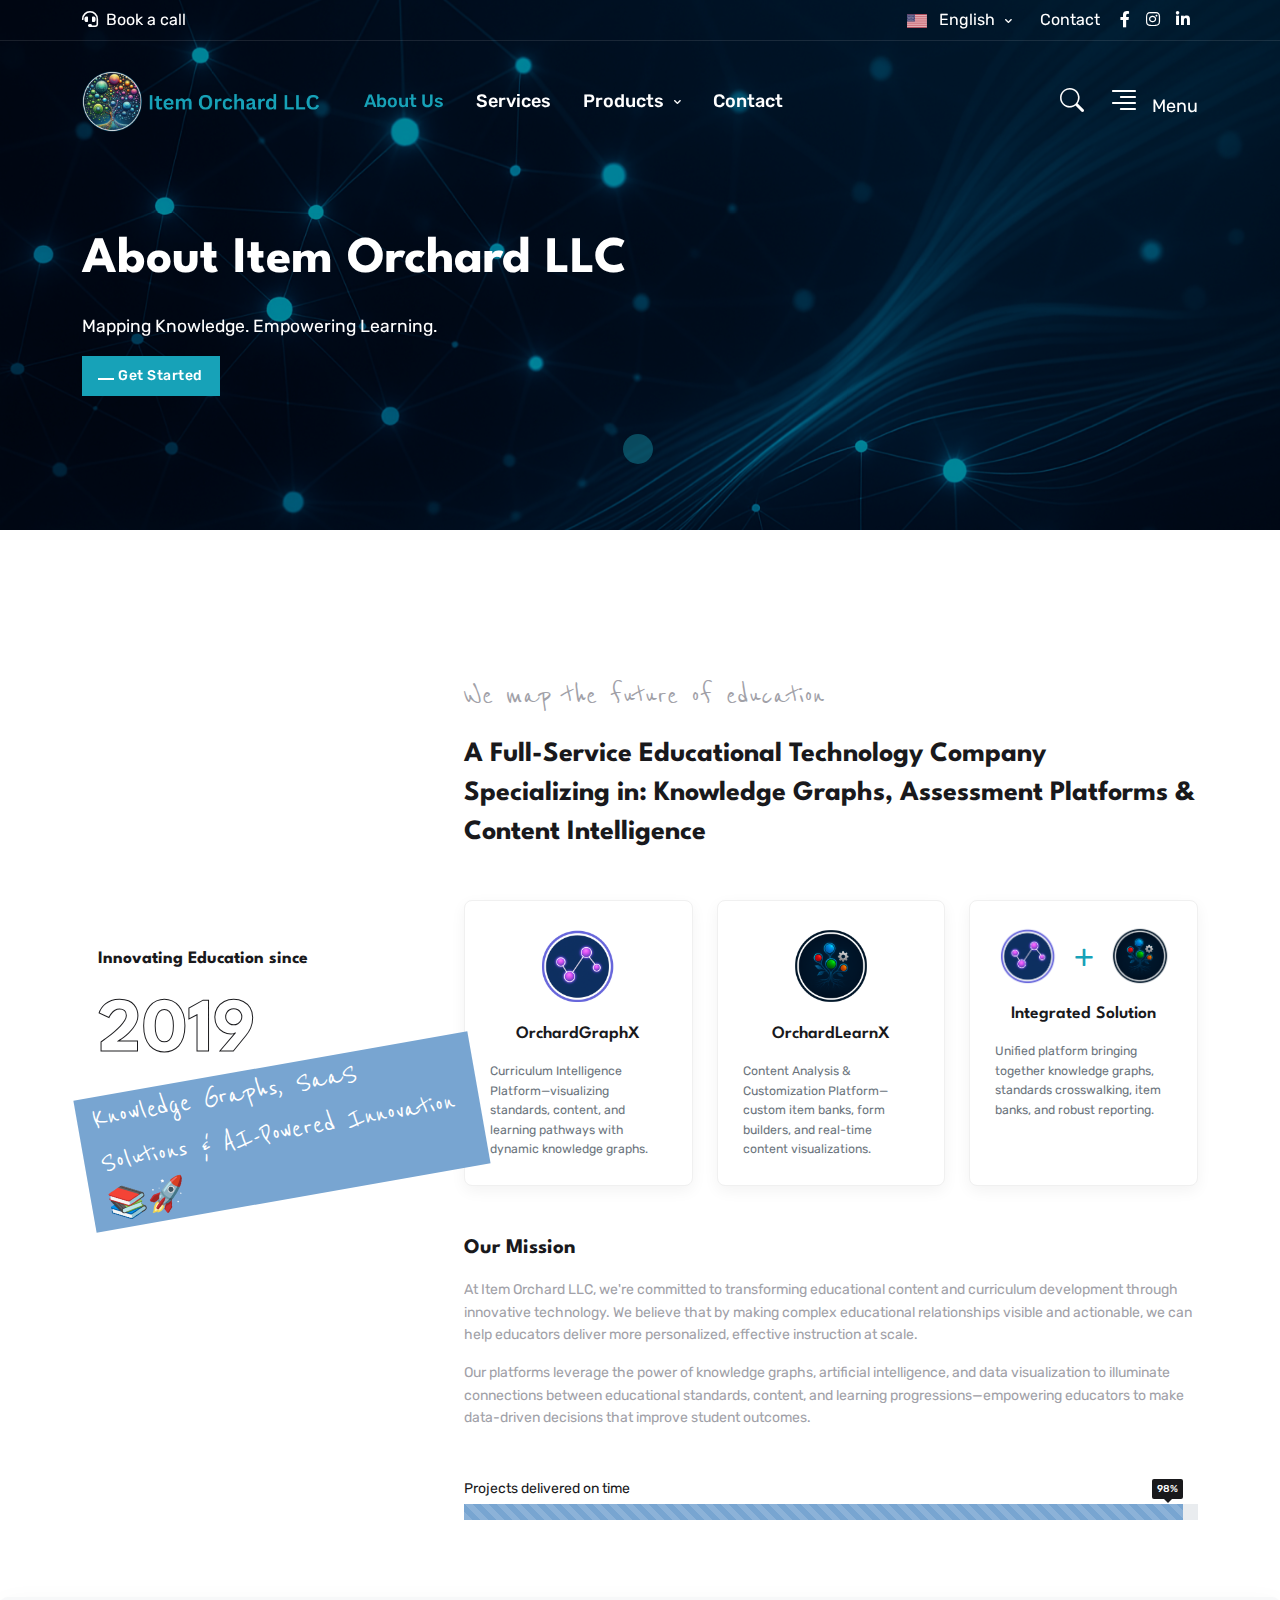
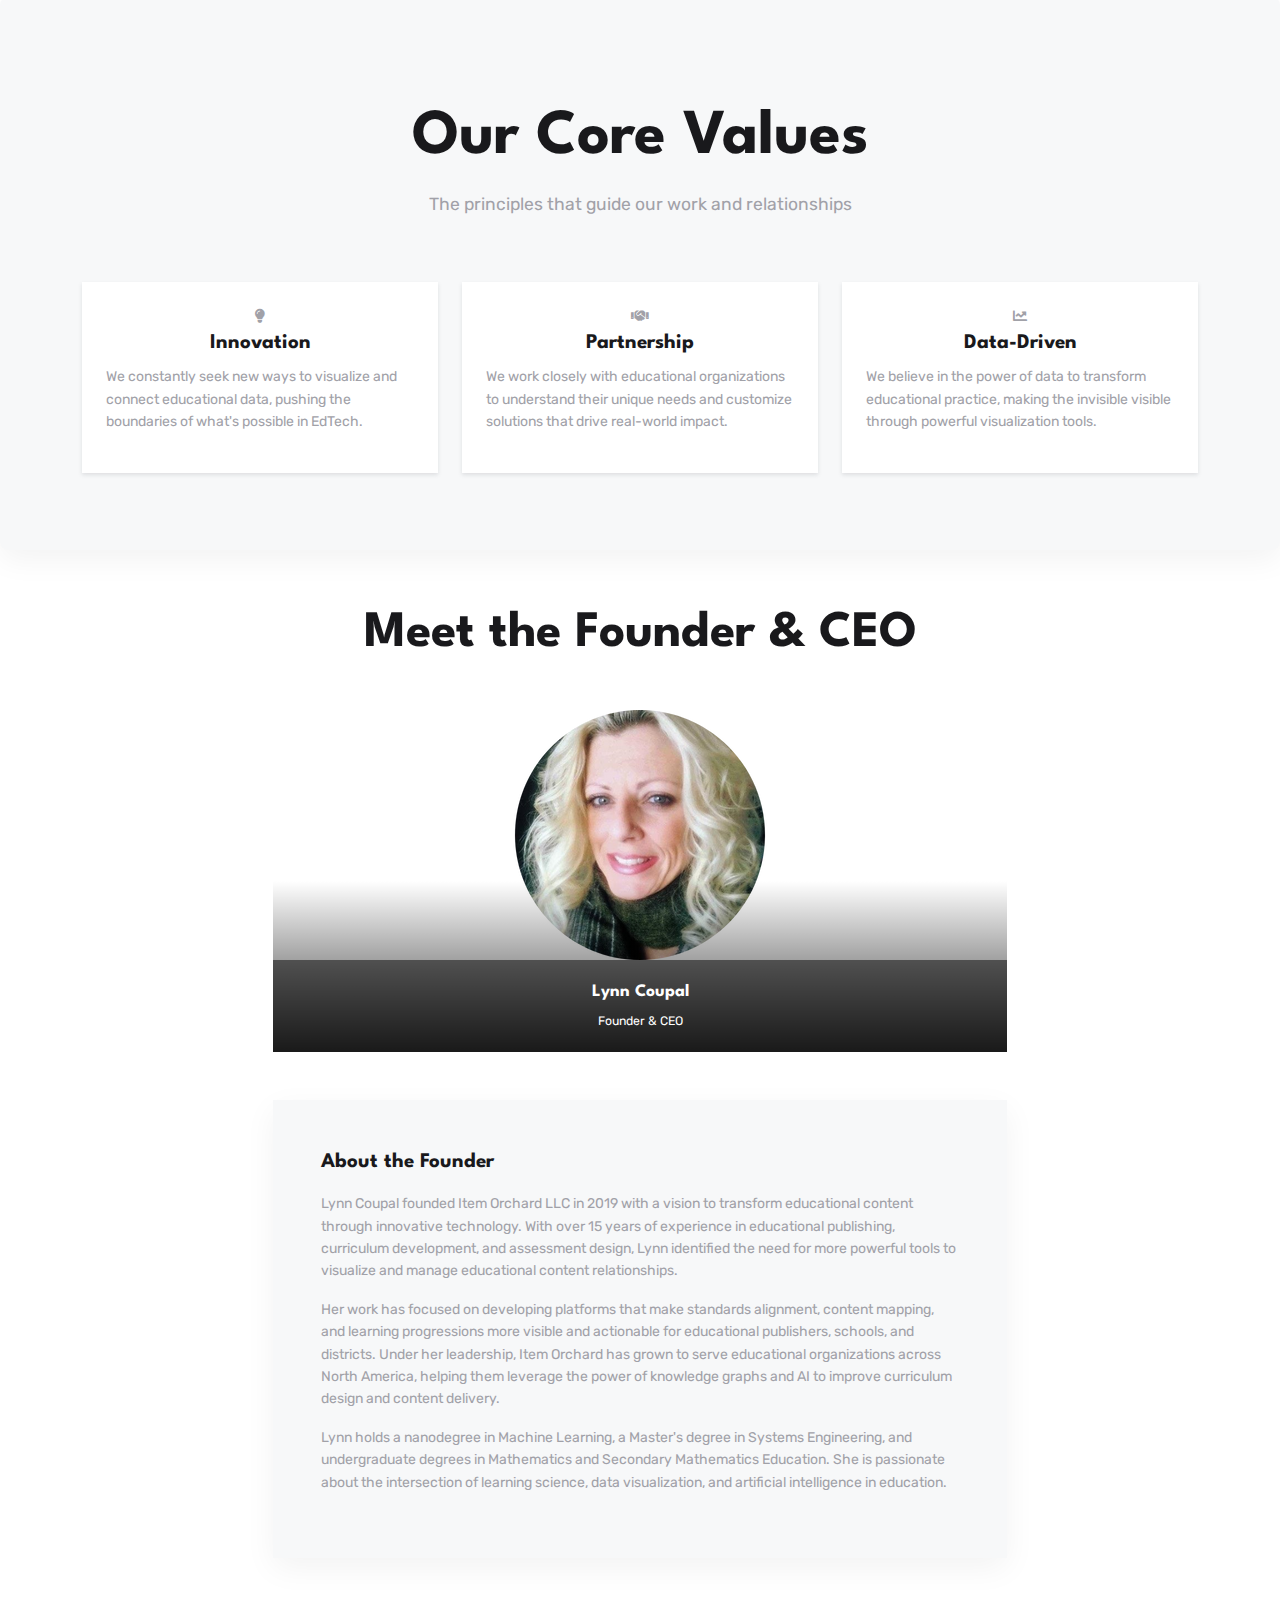
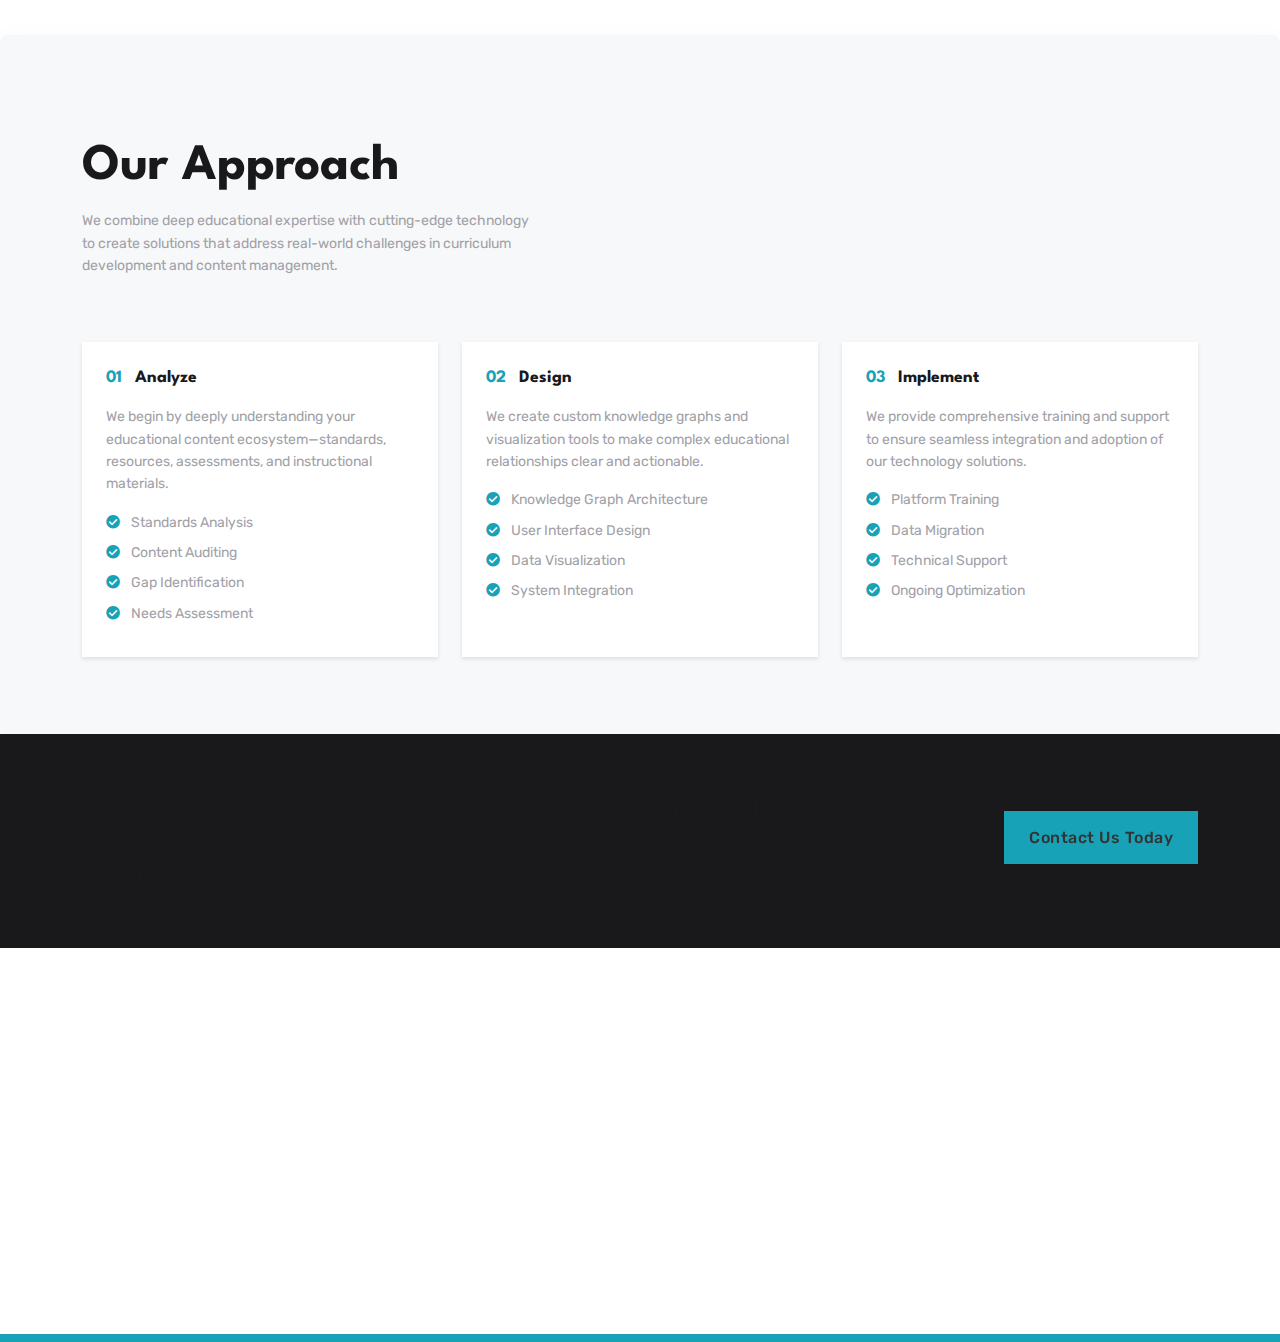
<file: about.html>
<!DOCTYPE html>
<html lang="en">
<head>
	<title>About Us | Item Orchard LLC</title>
	<!-- Meta Tags -->
	<meta charset="utf-8">
	<meta name="viewport" content="width=device-width, initial-scale=1, shrink-to-fit=no">
	<meta name="author" content="Lynn Coupal - Founder">
	<meta name="description" content="Item Orchard LLC | AI-powered educational technology solutions. Explore knowledge graphs, curriculum mapping, item banks, and instructional design tools.">


	<!-- Favicon -->
	<link rel="shortcut icon" href="assets/images/Item_Orchard_favicon.ico">

	<!-- Google Font -->
	<link href="https://fonts.googleapis.com/css2?family=Reenie+Beanie&family=Rubik:wght@400;500;700&family=Spartan:wght@400;700;900&display=swap" rel="stylesheet">

	<!-- Plugins CSS -->
	<link rel="stylesheet" type="text/css" href="assets/vendor/font-awesome/css/all.min.css">
	<link rel="stylesheet" type="text/css" href="assets/vendor/bootstrap-icons/bootstrap-icons.css">
	<link rel="stylesheet" type="text/css" href="assets/vendor/animate/animate.min.css">
	<link rel="stylesheet" type="text/css" href="assets/vendor/tiny-slider/tiny-slider.css">

	<!-- Theme CSS -->
	<link rel="stylesheet" type="text/css" href="assets/css/style.css">

	<!-- Additional CSS for background fixes -->
    <style>
	
		/* Change check icons to teal color */
		.fas.fa-check.text-primary {
		color: #17a2b8 !important;
		}


		/* Add hover effects */
		.icon-lg.bg-primary:hover,
		.timeline-icon.bg-primary:hover {
		transform: scale(1.05);
		transition: all 0.3s ease;
		box-shadow: 0 5px 15px rgba(23, 162, 184, 0.4);
		}
		/* Change the rounded bg-primary circles to teal */
		.icon-lg.bg-primary {
		background-color: #17a2b8 !important;
		}
		/* If you have any other icons using text-primary that you want to change */
		.fas.text-primary, 
		.far.text-primary, 
		.fab.text-primary {
		color: #17a2b8 !important;
		}

		/* Timeline container styling */
		.timeline {
		position: relative;
		padding: 0;
		}

		/* Vertical timeline line */
		.timeline:before {
		content: '';
		position: absolute;
		left: 20px;
		top: 0;
		bottom: 0;
		width: 2px;
		background: #e9ecef;
		z-index: 0;
		}

		/* Timeline item styling */
		.timeline-item {
		position: relative;
		z-index: 1;
		}

		/* Timeline icon styling - changed to teal */
		.timeline-icon {
		background-color: #17a2b8 !important; /* Teal color instead of primary */
		width: 40px;
		height: 40px;
		min-width: 40px;
		font-weight: 600;
		font-size: 18px;
		box-shadow: 0 3px 6px rgba(23, 162, 184, 0.3); /* Subtle shadow */
		z-index: 2;
		}

		/* Timeline content styling */
		.timeline-content {
		padding: 0.5rem 0;
		}

		/* Hover effect for timeline items */
		.timeline-item:hover .timeline-icon {
		transform: scale(1.1);
		transition: all 0.3s ease;
		}

		/* Make the timeline responsive */
		@media (max-width: 767.98px) {
		.timeline:before {
			left: 15px;
		}
		
		.timeline-icon {
			width: 30px;
			height: 30px;
			min-width: 30px;
			font-size: 14px;
		}
		
		.timeline-content {
			padding-left: 0;
		}
		}		
		
		
		.step-item:hover h2 {
		-webkit-text-stroke: 1px #17A2B8;
		text-shadow: none;
		color: #17A2B8 !important;
		transition: all 0.3s ease;
		}

		.step-item:hover h4,
		.step-item:hover p {
		color: #17A2B8 !important;
		transition: color 0.3s ease;
		}


		.bg-primary-custom {
			background-color: #17a2b8 !important;
		}
		.text-primary-custom {
			color: #17a2b8 !important;
		}
		.btn-primary-custom {
			background-color: #17a2b8 !important;
			border-color: #17a2b8 !important;
			color: #333333 !important; /* Charcoal gray text */
		}
		.btn-primary-custom:hover {
		color: #333333 !important;
		}
		.text-white-stroke-thick {
		color: transparent;
		-webkit-text-stroke: 2px white; /* Thicker outline */
		text-shadow: 0 0 25px rgba(23, 162, 184, 0.4); /* Optional glow for depth */
		}

		.fa-check-circle {
		color: #17a2b8 !important;
		}

		.fill-primary-custom {
			fill: #17a2b8 !important;
		}
		.svg-custom-border-dark {
			fill: #17a2b8;
		}
		.text-white-stroke {
		-webkit-text-stroke: 1px #17a2b8;
		color: white;
		text-shadow: 0 0 20px rgba(0,0,0,0.3);
		}

		.text-primary-shadow {
			text-shadow: 0 0 40px #17a2b8;
		}
		.footer-top-line {
			background-color: #17a2b8 !important;
		}
		.text-white-stroke {
			-webkit-text-stroke: 1px 1c3c6e;
			color: white  !important;
			text-shadow: 0 0 10px rgba(0,0,0,0.3); /* Optional: adds a subtle shadow */
		}
	</style>

</head>

<body>
<!-- Pre loader -->
<div class="preloader">
	<img class="preloader-item" src="assets/images/loader/02.gif" alt="Loading">
</div>

<!-- Offcanvas end START -->
<div class="offcanvas offcanvas-end bg-dark" tabindex="-1" id="offcanvasEnd" aria-labelledby="offcanvasEnd" style="background-image:url(assets/images/bg/pattern/03.png); background-position: center left; background-size: cover;">
	<div class="offcanvas-header">
	  <a class="ms-auto btn btn-primary btn-round zoom-hover" data-bs-dismiss="offcanvas" aria-label="Close">
			<i class="fas fa-times p-0"></i>
		</a>
  </div>
	<div class="offcanvas-body vh-lg-100 d-flex align-items-start flex-column px-5 px-md-6">
		<!-- Offcanvas inner START -->
		<ul class="nav dropdown-toggle-start-icon d-block flex-column mb-5">
			<li class="nav-item display-6 h5 position-relative">
				<a href="index.html" class="nav-link text-white-stroke d-block">Home</a>
			</li>
			
			<li class="nav-item display-6 h5">
				<a class="nav-link text-white-stroke" href="about.html">About</a>
			</li>

			<li class="nav-item display-6 h5">
				<a class="nav-link text-white-stroke" href="services.html">Services</a>
			</li>

			<li class="nav-item display-6 h5">
				<a class="nav-link text-white-stroke dropdown-toggle" href="#" data-bs-toggle="dropdown">Products</a>
				<ul class="dropdown-menu dropdown-menu-dark">
					<li><a class="dropdown-item" href="products/orchardgraphx.html">OrchardGraphX</a></li>
					<li><a class="dropdown-item" href="products/orchardlearnx.html">OrchardLearnX</a></li>
					<li><a class="dropdown-item" href="products/integrated-solution.html">Integrated Solution</a></li>
				</ul>
			</li>
			
			<li class="nav-item display-6 h5">
				<a class="nav-link text-white-stroke" href="contact.html">Contact Us</a>
			</li>
		</ul>
		<div class="mt-auto mb-5">
			<a href="mailto:itemorchardllc@gmail.com" class="font-heading text-white text-primary-hover d-block mb-3">itemorchardllc@gmail.com</a>
		</div>
		<!-- Offcanvas inner END -->
	</div>
</div>
<!-- Offcanvas end END -->

<!-- Search START -->
<div class="search-full collapse bg-dark p-3 pb-lg-0" id="search-open">
	<div class="container position-relative">
		<h2 class="position-absolute start-0 bottom-0 mb-n5 display-1 text-white-stroke opacity-1">
			<span class="d-block">Search</span>
		</h2>
		<div class="row vh-100">
			<div class="d-flex flex-column my-auto py-5 w-100">
				<!-- Search form START -->
				<form class="form-dark form-line position-relative w-100">
					<div class="mb-3 input-group-lg input-text-white-stroke mb-0">
						<!-- Search input -->
						<input class="form-control font-heading caret-primary mb-0 pe-6" type="text" name="search" placeholder="What are you looking for?">
						<span class="focus-border"></span>
					</div>
					<!-- Search button -->
					<button type="button" class="position-absolute end-0 top-0 btn pb-3 text-primary-hover h-100">
						<i class="bi bi-search display-8"></i>
					</button>
				</form>
				<!-- Search form END -->
				<p class="small mt-2 mb-0">e.g. OrchardGraphX, Knowledge Graphs, Standards Mapping</p>
			</div>

			<!-- Search button close START -->
			<a class="position-fixed top-0 end-0 m-3 m-md-5 btn btn-white btn-round zoom-hover" data-bs-toggle="collapse" href="javascript:void(0)" data-bs-target="#search-open" aria-expanded="true">
				<i class="fas fa-times p-0"></i>
			</a>
			<!-- Search button close END -->
		</div>
	</div>
</div>
<!-- Search END -->

<!-- Header START -->
<header class="navbar-transparent navbar-sticky-bg-dark navbar-sticky">

	<!-- Navbar top START -->
	<div class="navbar-top d-none d-lg-block">
		<div class="container">
			<div class="d-md-flex justify-content-between align-items-center">
				<!-- Navbar top Left-->
				<div class="d-flex align-items-center justify-content-center">
					<!-- Top info -->
					<ul class="nav justify-content-center justify-content-md-start">
						<li class="nav-item">
							<a class="navbar-link text-white text-primary-hover" href="#" data-toggle="contact-modal">
								<i class="fas fa-headset me-2"></i>Book a call
							</a>
						</li>
					</ul>
				</div>

				<!-- Navbar top Right-->
				<div class="d-flex align-items-center justify-content-center">
					<!-- Language -->
					<div class="dropdown ms-3">
					  <a class="dropdown-toggle text-white text-primary-hover" href="#" role="button" id="dropdownLanguage" data-bs-toggle="dropdown" aria-haspopup="true" aria-expanded="false"> <img class="fa-fw me-2" src="assets/images/flags/us.svg" alt=""> English </a>
					  <div class="dropdown-menu mt-2 shadow" aria-labelledby="dropdownLanguage">
					  	<span class="dropdown-item-text">Select language</span>
					  	<div class="dropdown-divider"></div>
					    <a class="dropdown-item" href="#"><img class="fa-fw me-2" src="assets/images/flags/fr.svg" alt=""> Français</a>
					  </div>
					</div>

					<!-- Top link -->
					<ul class="nav ms-3">
						<li class="nav-item">
							<a href="contact.html" class="nav-link text-white text-primary-hover">Contact</a>
						</li>
					</ul>

					<!-- Top social -->
					<ul class="list-unstyled d-flex">
						<li> <a class="text-white text-primary-hover px-2" href="#"><i class="fab fa-facebook-f"></i></a> </li>
						<li> <a class="text-white text-primary-hover px-2" href="#"><i class="fab fa-instagram"></i></a> </li>
						<li> <a class="text-white text-primary-hover px-2" href="#"><i class="fab fa-linkedin-in"></i></a> </li>
					</ul>
				</div>
			</div>
		</div>
	</div>
	<div class="divider-light opacity-1"></div>
	<!-- Navbar top END -->

	<!-- Logo Nav START -->
	<nav class="navbar navbar-dark navbar-expand-lg">
		<div class="container">
			<!-- Logo START -->
			<a class="navbar-brand" href="index.html">
				<img src="assets/images/Item Orchard Logo_new.png" alt="Item Orchard LLC Logo" width="250">
			</a>
			<!-- Logo END -->

			<!-- Responsive navbar toggler -->
			<button class="navbar-toggler ms-auto" type="button" data-bs-toggle="collapse" data-bs-target="#navbarCollapse" aria-controls="navbarCollapse" aria-expanded="false" aria-label="Toggle navigation">
				<span class="navbar-toggler-icon"> </span>
			</button>
  
			<!-- Main Menu START -->
			<div class="collapse navbar-collapse" id="navbarCollapse">
				<ul class="navbar-nav navbar-nav-scroll ms-0">
					<!-- Menu item 1 About -->
					<li class="nav-item">
					  <a class="nav-link active" href="about.html">About Us</a>
					</li>
					
					<!-- Menu item 2 Services -->
					<li class="nav-item">
					  <a class="nav-link" href="services.html">Services</a>
					</li>
				
					<!-- Menu item 3 Products -->
					<li class="nav-item dropdown">
					  <a class="nav-link dropdown-toggle" href="#" id="productsDropdown" role="button" data-bs-toggle="dropdown" aria-expanded="false">
						Products
					  </a>
					  <ul class="dropdown-menu" aria-labelledby="productsDropdown">
						<li><a class="dropdown-item" href="products/orchardgraphx.html">OrchardGraphX</a></li>
						<li><a class="dropdown-item" href="products/orchardlearnx.html">OrchardLearnX</a></li>
						<li><a class="dropdown-item" href="products/integrated-solution.html">Integrated Solution</a></li>
					  </ul>
					</li>
					
					<!-- Menu item 4 Contact-->
					<li class="nav-item">
					  <a class="nav-link" href="contact.html">Contact</a>
					</li>
				</ul>
			</div>
			<!-- Main Menu END -->
  
			<!-- Nav right START -->
			<div class="nav flex-nowrap align-items-center">
				<!-- Nav Search Opener-->
				<div class="nav-item">
					<a class="nav-link ms-2" data-bs-toggle="collapse" href="javascript:void(0)" data-bs-target="#search-open">
						<i class="bi bi-search display-9 "> </i>
					</a>
				</div>

				<!-- Nav side Opener -->
				<div class="nav-item">
					<a class="nav-link pe-0" data-bs-toggle="offcanvas" href="#offcanvasEnd" role="button" aria-controls="offcanvasEnd">
						<i class="bi bi-text-right rtl-flip display-8" data-bs-target="#offcanvasEnd"></i>
						<span class="ms-2">Menu</span>
					</a>
				</div>
			</div>
			<!-- Nav right END -->
		</div>
	</nav>
	<!-- Logo Nav END -->
</header>
<!-- Header END -->

<!-- MAIN CONTENT START -->
<main>

<!-- Inner intro START -->
<section class="bg-parallax bg-dark-overlay-4 pt-8 pt-md-10 pb-6 pb-md-8" style="background:url(assets/images/bg/02.jpg) no-repeat center center; background-size:cover;">
	<div class="container">
	  <div class="row d-flex justify-content-lg-between">
		<!-- Inner intro title -->
		<div class="col-md-12 col-xl-12">
		  <h1 class="text-white display-6 mb-3">About <span style="white-space: nowrap;">Item Orchard LLC</span></h1>
		  <p class="animate__animated animate__fadeInUp animate__delay-3s lead text-white">
			Mapping Knowledge. Empowering Learning.
		  </p>
		  <a href="contact.html" class="btn btn-primary btn-line">Get Started</a>
		</div>
		<!-- Inner intro right -->
		<div class="col-md-4 mt-5 mt-md-auto">
		</div>
	  </div> <!-- Row END -->
	</div>
</section>
<!-- Inner intro END -->

<!-- About START -->
<section>
	<div class="container">
		<div class="row d-flex justify-content-lg-between align-items-center">

			<!-- About left -->
			<div class="col-lg-5 col-xl-4">
				<!-- Since text -->
				<div class="mb-n6 ms-3 position-relative z-index-9">
					<h5>Innovating Education since</h5>
					<h3 class="display-4 text-dark-stroke">2019</h3><br><br><br><br>
				</div>
				<!-- Image -->
				<div class="reveal-item bg-light rounded" data-aos="reveal-item">
					<div class="reveal-animation reveal-end reveal-primary aos" data-aos="reveal-end"></div>
					
				</div>
				<!-- Label -->
				<span class="font-alt fw-normal display-8 bg-primary text-white float-end d-inline-block mt-n5 me-lg-n5 px-3 rotate-10">Knowledge Graphs, SaaS Solutions & AI-Powered Innovation 📚🚀</span>
			</div>

			<!-- About Right -->
			<div class="col-lg-7 col-xl-8 mt-5 mt-lg-0 mt-xl-5">
				<!-- Title -->
				<span class="font-alt fw-normal display-8 d-block mb-3">We map the future of education</span>
				
				<h3 class="mb-5">A Full-Service Educational Technology Company Specializing in: Knowledge Graphs, Assessment Platforms & Content Intelligence</h3>

				<!-- Features -->
				<div class="row row-cols-1 row-cols-md-3 g-4">

					<!-- OrchardGraphX -->
					<div class="col">
						<div class="feature-card text-center">
							<div class="icon-wrapper mb-3">
								<img src="assets/images/OrchardGraphX_logo.png" alt="OrchardGraphX Logo" class="img-fluid" style="max-height: 80px;">
							</div>
							<h5>OrchardGraphX</h5>
							<p class="small">Curriculum Intelligence Platform—visualizing standards, content, and learning pathways with dynamic knowledge graphs.</p>
						</div>
					</div>
				
					<!-- OrchardLearnX -->
					<div class="col">
						<div class="feature-card text-center">
							<div class="icon-wrapper mb-3">
								<img src="assets/images/OrchardLearnX_logo.png" alt="OrchardLearnX Logo" class="img-fluid" style="max-height: 80px;">
							</div>
							<h5>OrchardLearnX</h5>
							<p class="small">Content Analysis & Customization Platform—custom item banks, form builders, and real-time content visualizations.</p>
						</div>
					</div>
				
					<!-- Integrated Solution -->
					<div class="col">
						<div class="feature-card text-center">
							<div class="icon-wrapper mb-3 d-flex justify-content-center align-items-center gap-3">
								<img src="assets/images/OrchardGraphX_logo.png" alt="OrchardGraphX Logo" class="img-fluid" style="max-height: 60px;">
								<span style="font-size: 2rem; color: #17a2b8;">+</span>
								<img src="assets/images/OrchardLearnX_logo.png" alt="OrchardLearnX Logo" class="img-fluid" style="max-height: 60px;">
							</div>
							<h5>Integrated Solution</h5>
							<p class="small">Unified platform bringing together knowledge graphs, standards crosswalking, item banks, and robust reporting.</p>
						</div>
					</div>
				</div>
				
				<!-- Company Mission -->
				<div class="mt-5">
					<h4 class="mb-3">Our Mission</h4>
					<p>At Item Orchard LLC, we're committed to transforming educational content and curriculum development through innovative technology. We believe that by making complex educational relationships visible and actionable, we can help educators deliver more personalized, effective instruction at scale.</p>
					
					<p>Our platforms leverage the power of knowledge graphs, artificial intelligence, and data visualization to illuminate connections between educational standards, content, and learning progressions—empowering educators to make data-driven decisions that improve student outcomes.</p>
				</div>

				<!-- Progress bar -->
				<div class="overflow-hidden mt-5">
					<p class="mb-1 text-dark">Projects delivered on time</p>
					<div class="progress progress-lg progress-percent-bg">
						<div class="progress-bar progress-bar-striped progress-bar-animated bg-primary aos" data-aos="slide-right" data-aos-delay="200" data-aos-duration="1000" data-aos-easing="ease-in-out" role="progressbar" aria-valuenow="98" aria-valuemin="0" aria-valuemax="100" style="width:98%">
							<span class="progress-percent">98%</span>
						</div>
					</div>
				</div>

			</div> <!-- End About Right -->

		</div> <!-- End Row -->
	</div> <!-- End Container -->
</section>
<!-- About END -->

<!-- Values Section START -->
<section class="bg-light">
	<div class="container">
		<div class="row">
			<div class="col-12 text-center mb-5">
				<h2 class="display-5">Our Core Values</h2>
				<p class="lead">The principles that guide our work and relationships</p>
			</div>
		</div>
		
		<div class="row g-4">
			<!-- Value 1 -->
			<div class="col-md-4">
				<div class="card border-0 h-100 shadow-sm">
					<div class="card-body text-center p-4">
							<i class="fas fa-lightbulb"></i>
						
						<h4>Innovation</h4>
						<p class="text-start">We constantly seek new ways to visualize and connect educational data, pushing the boundaries of what's possible in EdTech.</p>
					</div>
				</div>
			</div>
			
			<!-- Value 2 -->
			<div class="col-md-4">
				<div class="card border-0 h-100 shadow-sm">
					<div class="card-body text-center p-4">
						
							<i class="fas fa-handshake"></i>
						
						<h4>Partnership</h4>
						<p class="text-start">We work closely with educational organizations to understand their unique needs and customize solutions that drive real-world impact.</p>
					</div>
				</div>
			</div>
			
			<!-- Value 3 -->
			<div class="col-md-4">
				<div class="card border-0 h-100 shadow-sm">
					<div class="card-body text-center p-4">
						
							<i class="fas fa-chart-line"></i>
						
						<h4>Data-Driven</h4>
						<p class="text-start">We believe in the power of data to transform educational practice, making the invisible visible through powerful visualization tools.</p>
					</div>
				</div>
			</div>
		</div>
	</div>
</section>
<!-- Values Section END -->

<!-- Team START -->
<section class="pt-5">
	<div class="container">
	  <!-- Title -->
	  <div class="row justify-content-center text-center">
		<div class="col-lg-8 mb-3">
		  <h2 class="display-6 mb-0 mb-sm-4 text-dark">Meet the Founder & CEO</h2>
		</div>
	  </div>
	  <!-- Team -->
	  <div class="row justify-content-center">
		<div class="col-lg-8">
		  <div class="tiny-slider dots-bordered mb-5">
			<div class="tiny-slider-inner" data-autoplay="false" data-arrow="false" data-dots="true" data-items-xl="1" data-items-lg="1" data-items-md="1" data-items-sm="1" data-items-xs="1">
			  <!-- Card item START -->
			  <div class="item">
				<div class="card card-metro">
				  <!-- Card Image -->
				  <div class="card-image">
					<img src="assets/images/Lynn1.png" alt="Lynn Coupal - Founder & CEO" class="img-fluid mx-auto d-block" style="max-height: 500px; object-fit: cover;">
				  </div>
				  <!-- Card Overlay -->
				  <div class="card-img-overlay d-flex flex-column bg-dark-overlay-5">
					<div class="mt-auto card-text text-center">
					  <h5 class="text-white">Lynn Coupal</h5>
					  <p class="small text-white mb-0">Founder & CEO</p>
					</div>
				  </div>						
				</div>
			  </div>
			  <!-- Card item END -->
			</div>
		  </div>
		</div>
	  </div> <!-- Row END -->
	  
	  <div class="row">
		<div class="col-lg-8 mx-auto">
			<div class="bg-light p-4 p-lg-5 rounded">
				<h4 class="mb-3">About the Founder</h4>
				<p>Lynn Coupal founded Item Orchard LLC in 2019 with a vision to transform educational content through innovative technology. With over 15 years of experience in educational publishing, curriculum development, and assessment design, Lynn identified the need for more powerful tools to visualize and manage educational content relationships.</p>
				
				<p>Her work has focused on developing platforms that make standards alignment, content mapping, and learning progressions more visible and actionable for educational publishers, schools, and districts. Under her leadership, Item Orchard has grown to serve educational organizations across North America, helping them leverage the power of knowledge graphs and AI to improve curriculum design and content delivery.</p>
				
				<p>Lynn holds a nanodegree in Machine Learning, a Master's degree in Systems Engineering, and undergraduate degrees in Mathematics and Secondary Mathematics Education. She is passionate about the intersection of learning science, data visualization, and artificial intelligence in education.</p>
			</div>
		</div>
	  </div>
	</div>
</section>
<!-- Team END -->

<!-- Our Approach START -->
<section class="bg-light">
	<div class="container">
		<div class="row">
			<div class="col-lg-5 mb-5">
				<h2 class="display-6">Our Approach</h2>
				<p>We combine deep educational expertise with cutting-edge technology to create solutions that address real-world challenges in curriculum development and content management.</p>
			</div>
		</div>
		
		<div class="row g-4">
			<!-- Approach Step 1 -->
			<div class="col-md-4">
				<div class="p-4 bg-white rounded shadow-sm h-100">
					<h5 class="mb-3"><span style="color: #17a2b8;" class="me-2">01</span> Analyze</h5>
					<p>We begin by deeply understanding your educational content ecosystem—standards, resources, assessments, and instructional materials.</p>
					<ul class="list-unstyled mt-3">
						<li class="mb-2"><i class="fas fa-check-circle text-primary me-2"></i> Standards Analysis</li>
						<li class="mb-2"><i class="fas fa-check-circle text-primary me-2"></i> Content Auditing</li>
						<li class="mb-2"><i class="fas fa-check-circle text-primary me-2"></i> Gap Identification</li>
						<li class="mb-2"><i class="fas fa-check-circle text-primary me-2"></i> Needs Assessment</li>
					</ul>
				</div>
			</div>
			
			<!-- Approach Step 2 -->
			<div class="col-md-4">
				<div class="p-4 bg-white rounded shadow-sm h-100">
					<h5 class="mb-3"><span style="color: #17a2b8;" class="me-2">02</span> Design</h5>
					<p>We create custom knowledge graphs and visualization tools to make complex educational relationships clear and actionable.</p>
					<ul class="list-unstyled mt-3">
						<li class="mb-2"><i class="fas fa-check-circle text-primary me-2"></i> Knowledge Graph Architecture</li>
						<li class="mb-2"><i class="fas fa-check-circle text-primary me-2"></i> User Interface Design</li>
						<li class="mb-2"><i class="fas fa-check-circle text-primary me-2"></i> Data Visualization</li>
						<li class="mb-2"><i class="fas fa-check-circle text-primary me-2"></i> System Integration</li>
					</ul>
				</div>
			</div>
			
			<!-- Approach Step 3 -->
			<div class="col-md-4">
				<div class="p-4 bg-white rounded shadow-sm h-100">
					<h5 class="mb-3"><span style="color: #17a2b8;" class="me-2">03</span> Implement</h5>
					<p>We provide comprehensive training and support to ensure seamless integration and adoption of our technology solutions.</p>
					<ul class="list-unstyled mt-3">
						<li class="mb-2"><i class="fas fa-check-circle text-primary me-2"></i> Platform Training</li>
						<li class="mb-2"><i class="fas fa-check-circle text-primary me-2"></i> Data Migration</li>
						<li class="mb-2"><i class="fas fa-check-circle text-primary me-2"></i> Technical Support</li>
						<li class="mb-2"><i class="fas fa-check-circle text-primary me-2"></i> Ongoing Optimization</li>
					</ul>
				</div>
			</div>
		</div>
	</div>
</section>
<!-- Our Approach END -->

<!-- CTA START -->
<section class="py-5 bg-dark text-white">
	<div class="container">
		<div class="row align-items-center">
			<div class="col-md-8 text-center text-md-start">
				<h2 class="mb-md-0">Ready to transform your educational content strategy?</h2>
			</div>
			<div class="col-md-4 text-center text-md-end mt-3 mt-md-0">
				<a href="contact.html" class="btn btn-primary-custom btn-lg">Contact Us Today</a>
			</div>
		</div>
	</div>
</section>
<!-- CTA END -->

</main>
<!-- MAIN CONTENT END -->

<!-- Footer line separator -->
<div id="footer-top-line" class="container-fluid p-0">
  <div class="row g-0">
    <div class="col-12">
      <div style="height: 8px; background-color: #17a2b8 !important;" class="footer-top-line"></div>
    </div>
  </div>
</div>

<!-- Footer START -->
<footer class="bg-dark footer-sticky pt-6">
	<div class="container">
		<div class="row">
			<!-- Footer Widget 1 -->
			<div class="col-md-6 col-lg-3 mb-5">
				<h3 class="text-white" style="font-family: 'Bebas Neue', sans-serif; text-decoration: underline;">Item Orchard<span style="color: #17a2b8;">.</span></h3>
				<p>Education Technology Innovation</p>
				<div class="d-flex me-auto">
					<h6 class="mt-2 me-4 text-white">Follow on:</h6>
					<div class="list-group-inline list-unstyled text-primary-hover">
						<a href="#" class="list-group-item text-white bg-transparent">LinkedIn</a>
						<a href="#" class="list-group-item text-white bg-transparent">Twitter</a>
					</div>
				</div>
			</div>
	
			<!-- Footer Widget 2 -->
			<div class="col-md-6 col-lg-3 mb-5">
				<h5 class="mb-4 text-white">Contact Us</h5>
				<p>Email: <a href="mailto:itemorchardllc@gmail.com" class="text-body">itemorchardllc@gmail.com</a></p>
			</div>
	
			<!-- Footer Widget 3 -->
			<div class="col-md-6 col-lg-3 mb-5">
				<h5 class="mb-4 text-white">Useful links</h5>
				<div class="row">
					<div class="col-6">
						<ul class="nav flex-column text-primary-hover">
							<li class="nav-item"><a class="nav-link pt-0" href="products/orchardgraphx.html">OrchardGraphX</a></li>
							<li class="nav-item"><a class="nav-link" href="products/orchardlearnx.html">OrchardLearnX</a></li>
						</ul>
					</div>
					<div class="col-6">
						<ul class="nav flex-column text-primary-hover">
							<li class="nav-item"><a class="nav-link pt-0" href="about.html">About</a></li>
							<li class="nav-item"><a class="nav-link" href="contact.html">Contact</a></li>
						</ul>
					</div>
				</div>
			</div>

			<!-- Footer Widget 4 -->
			<div class="col-md-6 col-lg-3 mb-5">
				<h5 class="mb-4 text-white">Download Resources</h5>
				<ul class="nav flex-column text-primary-hover">
					<li class="nav-item">
						<a class="nav-link pt-0" href="brochures/OrchardGraphX_Brochure.pdf" download>
							<i class="fas fa-file-pdf me-2"></i>OrchardGraphX Brochure
						</a>
					</li>
					<li class="nav-item">
						<a class="nav-link" href="brochures/OrchardLearnX_Brochure.pdf" download>
							<i class="fas fa-file-pdf me-2"></i>OrchardLearnX Brochure
						</a>
					</li>
					<li class="nav-item">
						<a class="nav-link" href="brochures/Integrated_Brochure.pdf" download>
							<i class="fas fa-file-pdf me-2"></i>Integrated Solution Brochure
						</a>
					</li>
				</ul>
			</div>
			
		</div>
		<!-- Divider -->
		<div class="divider-light opacity-1"></div>
	
		<!-- Footer copyright START -->
		<div class="row align-items-center justify-content-md-between py-4">
			<div class="col-md-6">
				<div class="text-center text-md-start">©2025 <a href="#">Item Orchard LLC</a>. All rights reserved</div>
			</div>
			
		</div>
		<!-- Footer copyright END -->
	</div>
</footer>
<!-- Footer END -->

<!-- Contact Modal Popup -->
<div class="modal fade" id="contactFormModal" tabindex="-1" aria-labelledby="contactFormModalLabel" aria-hidden="true">
	<div class="modal-dialog modal-lg">
		<div class="modal-content bg-dark text-white">
			<div class="modal-header border-0">
				<h5 class="modal-title" id="contactFormModalLabel">Schedule a Demo</h5>
				<button type="button" class="btn-close btn-close-white" data-bs-dismiss="modal" aria-label="Close"></button>
			</div>
			<div class="modal-body">
				<div class="row">
					<!-- Left side with agenda -->
					<div class="col-md-5 border-end border-secondary">
						<div class="mb-4">
							<strong class="fs-4">Item Orchard Demo</strong>
							<h6 class="mt-4">What you'll see:</h6>
							<ul>
								<li>Interactive knowledge graphs</li>
								<li>Standards mapping tools</li>
								<li>Curriculum alignment capabilities</li>
							</ul>
						</div>
					</div>
					
					<!-- Right side with form -->
					<div class="col-md-7">
						<!-- Form START -->
						<form class="contact-form form-dark form-line mt-4" id="popup-contact-form" name="popupcontactform" method="POST" action="send_email.php">
							<div class="row">
								<div class="col-md-12">
									<!-- name -->
									<div class="mb-3 position-relative">
										<input required id="popup-name" name="name" type="text" class="form-control" placeholder="Your Name *" style="width: 100%; margin-left: 0; padding-left: 0;">
									</div>
								</div>
								<div class="col-md-12">
									<!-- Organization Name -->
									<div class="mb-3 position-relative">
										<input required id="popup-organization" name="organization" type="text" class="form-control" placeholder="School/District/Organization *" style="width: 100%; margin-left: 0; padding-left: 0;">
									</div>
								</div>
								<div class="col-md-12">
									<!-- Role -->
									<div class="mb-3 position-relative">
										<select required id="popup-role" name="role" class="form-select form-control" style="width: 100%; margin-left: 0; padding-left: 0; border-radius: 0;" aria-label="Role">
											<option value="" selected style="color: var(--bs-gray-500);">Your Role *</option>
											<option value="Teacher" style="color: #000000;">&nbsp;&nbsp;&nbsp;Teacher</option>
											<option value="Principal" style="color: #000000;">&nbsp;&nbsp;&nbsp;Principal</option>
											<option value="Curriculum Director" style="color: #000000;">&nbsp;&nbsp;&nbsp;Curriculum Director</option>
											<option value="IT Administrator" style="color: #000000;">&nbsp;&nbsp;&nbsp;IT Administrator</option>
											<option value="Superintendent" style="color: #000000;">&nbsp;&nbsp;&nbsp;Superintendent</option>
											<option value="Other" style="color: #000000;">&nbsp;&nbsp;&nbsp;Other</option>
										</select>
									</div>
								</div>
								<div class="col-md-12">
									<!-- Email -->
									<div class="mb-3 position-relative">
										<input required id="popup-email" name="email" type="email" class="form-control" placeholder="Email *" style="width: 100%; margin-left: 0; padding-left: 0;">
									</div>
								</div>
								<div class="col-md-12">
									<!-- Message -->
									<div class="mb-3 position-relative">
										<textarea id="popup-message" name="message" cols="40" rows="4" class="form-control" placeholder="Any specific questions or areas of interest?"></textarea>
									</div>
								</div>
								<!-- submit button -->
								<div class="col-md-12 text-start">
									<button class="btn btn-primary-custom rounded-pill" style="width: 200px;" type="submit">Request Demo</button>
								</div>
							</div>
						</form>
						<!-- Form END -->
					</div>
				</div>
			</div>
		</div>
	</div>
</div>

<!-- Custom cursor -->
<div class="cursor-dot-outline"></div>
<div class="cursor-dot"></div>

<!-- Back to top -->
<div class="back-top">
	<div class="scroll-line"></div>
	<span class="scoll-text">Go Up</span>
</div>

<!-- JS libraries, plugins and custom scripts -->
<!-- Bootstrap JS -->
<script src="assets/vendor/bootstrap/dist/js/bootstrap.bundle.min.js"></script>
<!-- Vendors -->
<script src="assets/vendor/glightbox/js/glightbox.js"></script>
<script src="assets/vendor/jarallax/jarallax.min.js"></script>
<script src="assets/vendor/tiny-slider/tiny-slider.js"></script>
<script src="assets/vendor/aos/aos.js"></script>
<!-- Template Functions -->
<script src="assets/js/functions.js"></script>

<script>
	// Function to trigger the modal from any element with data-toggle="contact-modal" attribute
	document.addEventListener('DOMContentLoaded', function() {
		const triggers = document.querySelectorAll('[data-toggle="contact-modal"]');
		triggers.forEach(trigger => {
			trigger.addEventListener('click', function(e) {
				e.preventDefault();
				const contactModal = new bootstrap.Modal(document.getElementById('contactFormModal'));
				contactModal.show();
			});
		});
	});
</script>
</body>
</html>
</file>
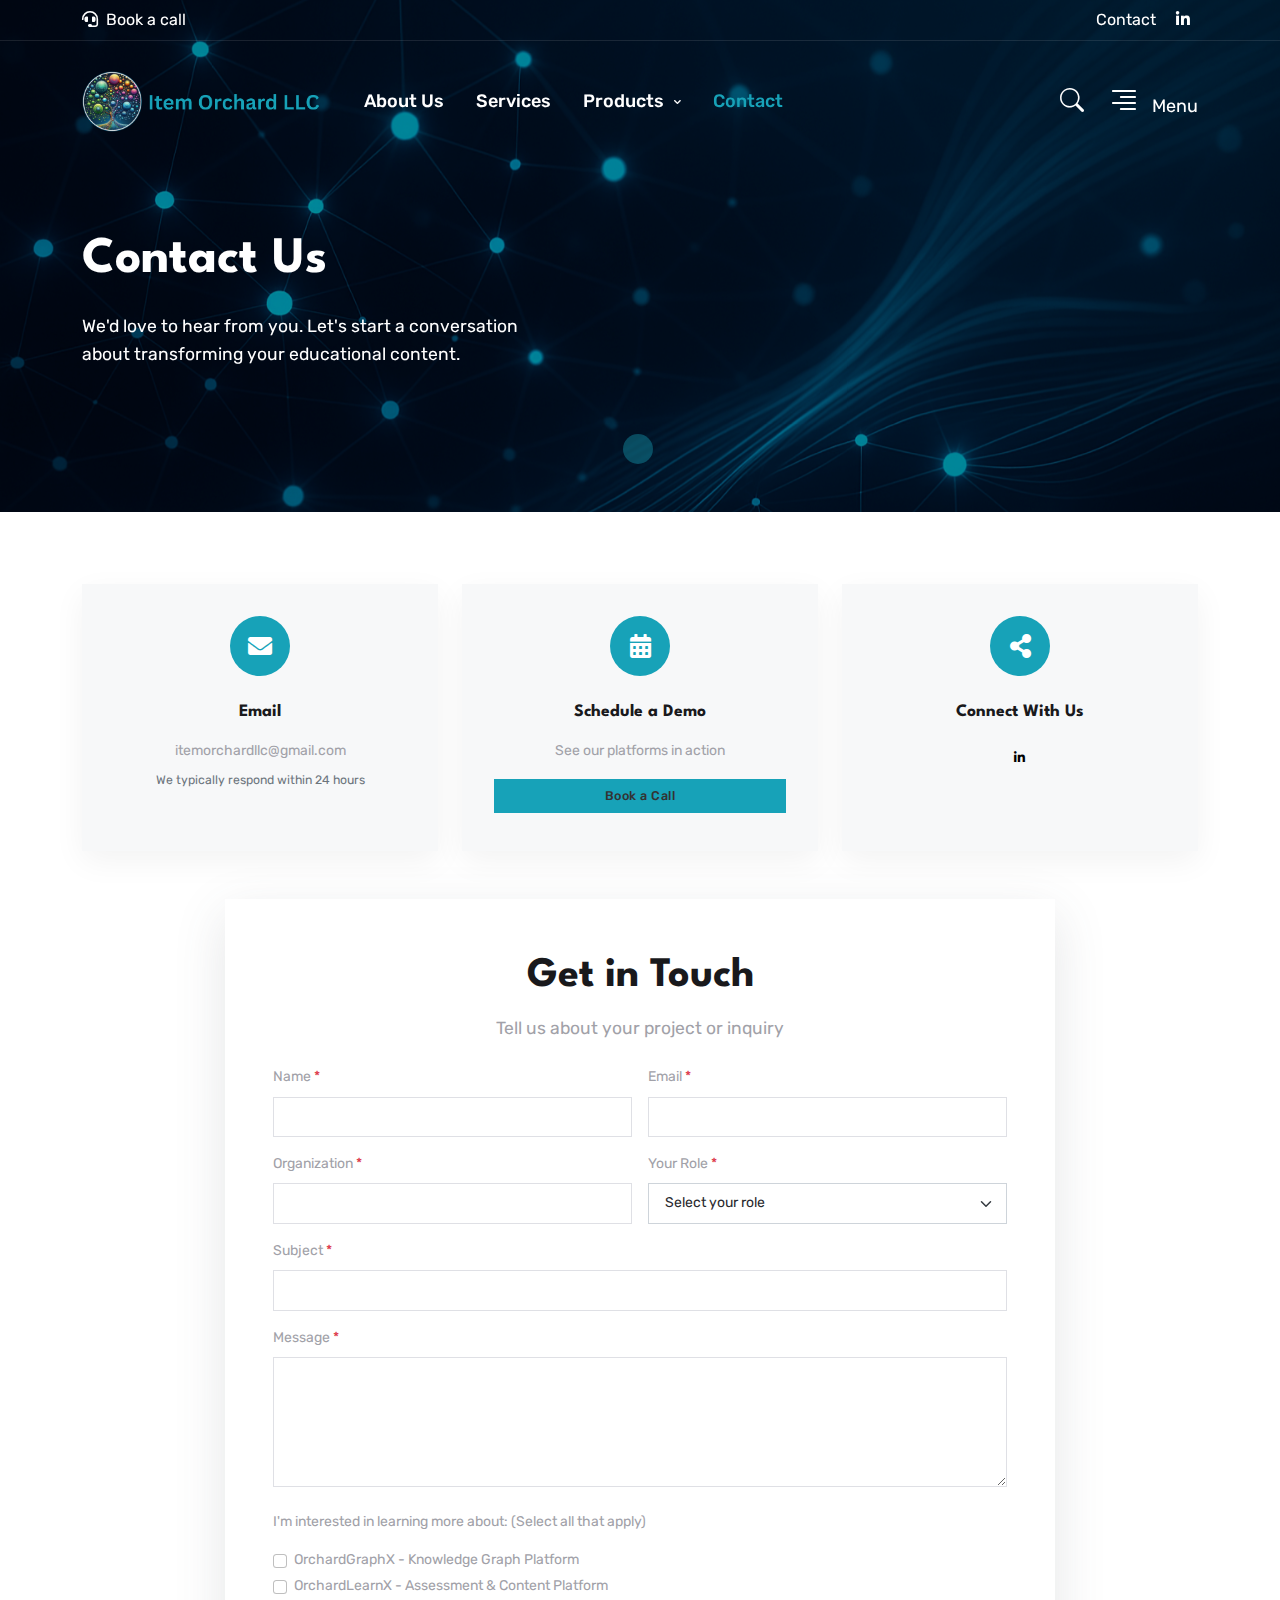
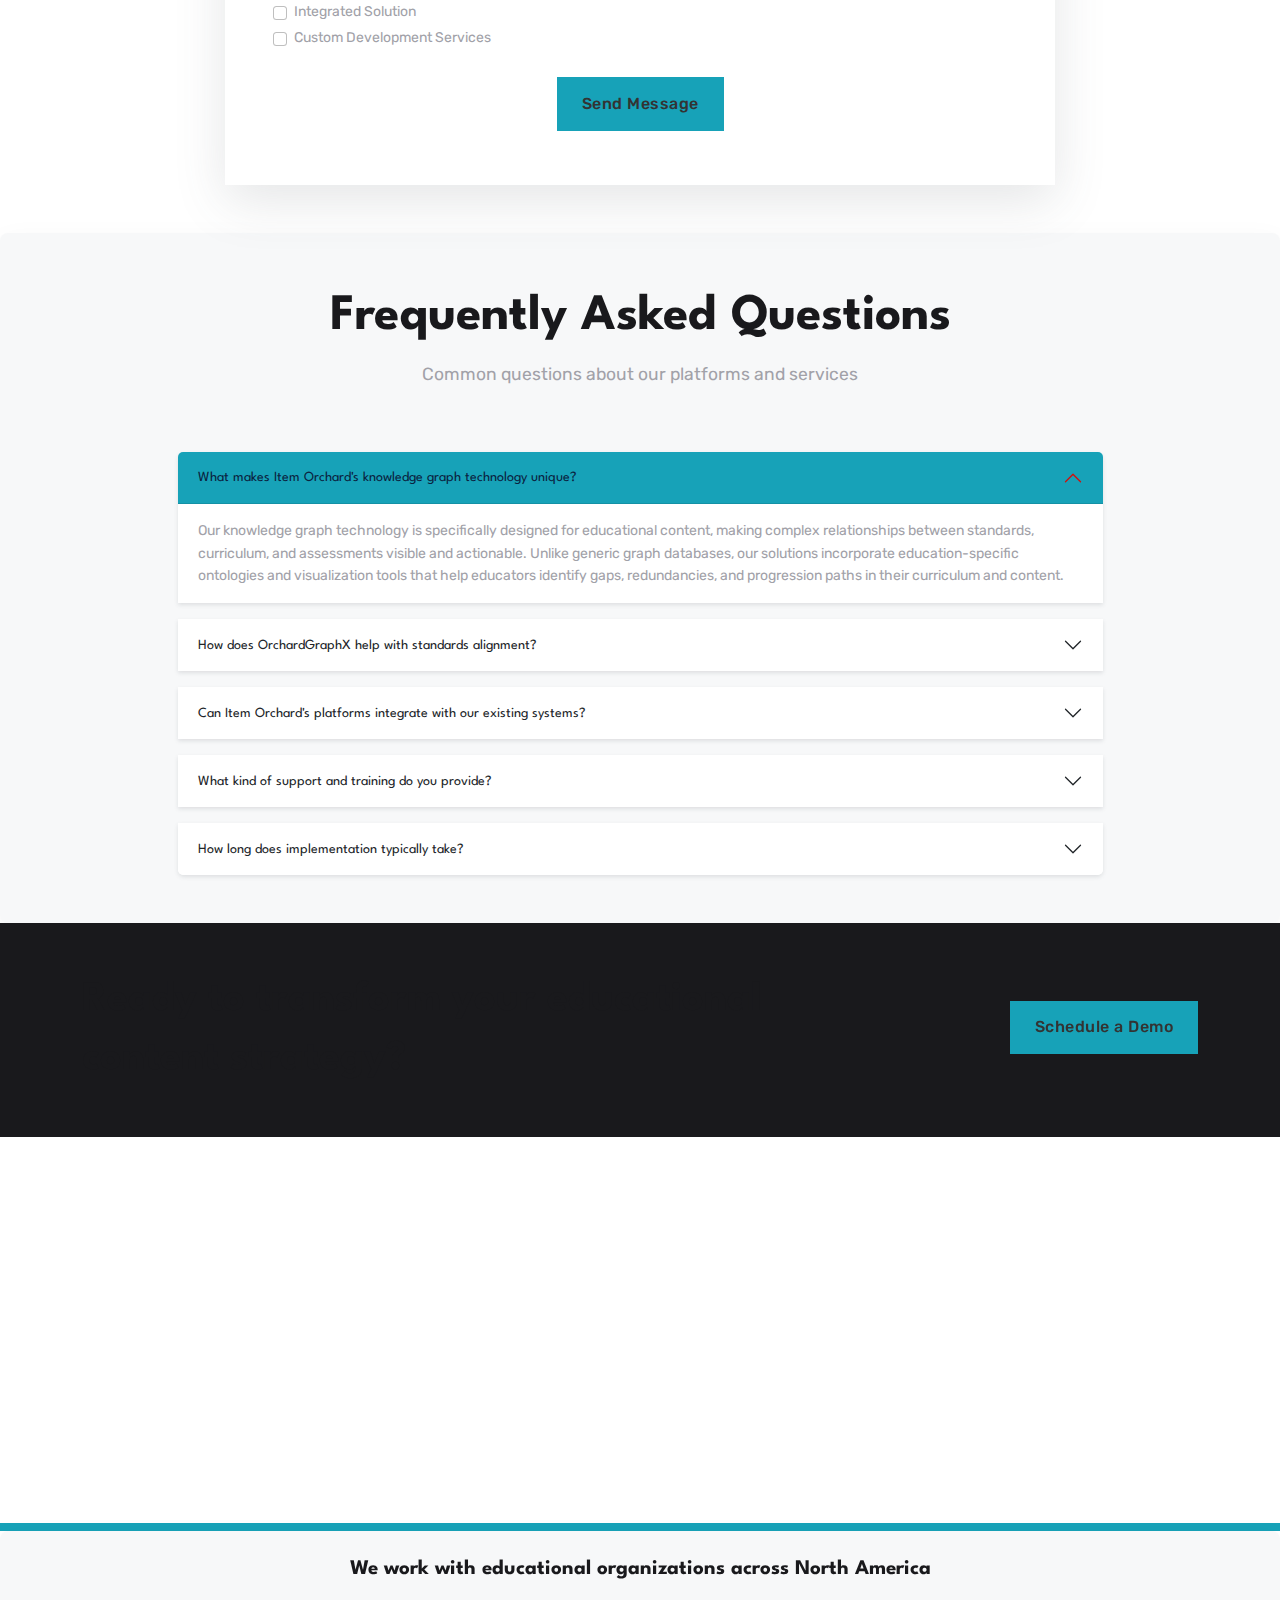
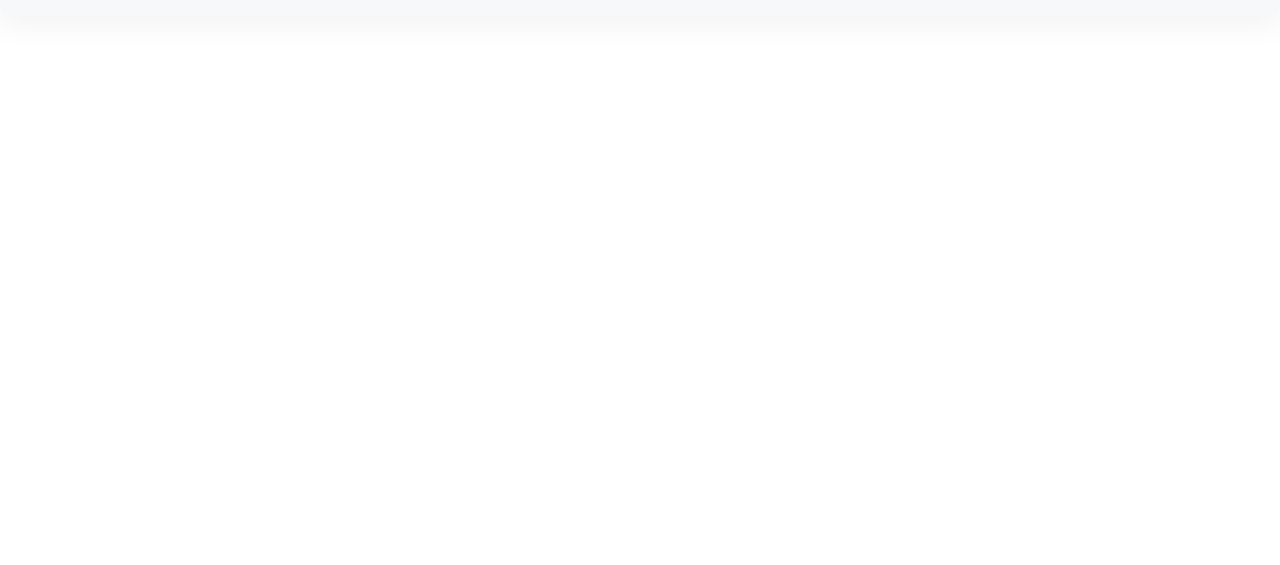
<file: contact.html>
<!DOCTYPE html>
<html lang="en">
<head>
	<title>Contact Us | Item Orchard LLC</title>
	<!-- Meta Tags -->
	<meta charset="utf-8">
	<meta name="viewport" content="width=device-width, initial-scale=1, shrink-to-fit=no">
	<meta name="author" content="Lynn Coupal - Founder">
	<meta name="description" content="Contact Item Orchard LLC for AI-powered educational technology solutions. Reach out for a demo of our knowledge graph and curriculum mapping tools.">


	<!-- Favicon -->
	<link rel="shortcut icon" href="assets/images/Item_Orchard_favicon.ico">

	<!-- Google Font -->
	<link href="https://fonts.googleapis.com/css2?family=Reenie+Beanie&family=Rubik:wght@400;500;700&family=Spartan:wght@400;700;900&display=swap" rel="stylesheet">

	<!-- Plugins CSS -->
	<link rel="stylesheet" type="text/css" href="assets/vendor/font-awesome/css/all.min.css">
	<link rel="stylesheet" type="text/css" href="assets/vendor/bootstrap-icons/bootstrap-icons.css">
	<link rel="stylesheet" type="text/css" href="assets/vendor/animate/animate.min.css">
	<link rel="stylesheet" type="text/css" href="assets/vendor/tiny-slider/tiny-slider.css">

	<!-- Theme CSS -->
	<link rel="stylesheet" type="text/css" href="assets/css/style.css">

	<!-- Additional CSS for background fixes -->
    <style>
	
		/* Change check icons to teal color */
		.fas.fa-check.text-primary {
		color: #17a2b8 !important;
		}


		/* Add hover effects */
		.icon-lg.bg-primary:hover,
		.timeline-icon.bg-primary:hover {
		transform: scale(1.05);
		transition: all 0.3s ease;
		box-shadow: 0 5px 15px rgba(23, 162, 184, 0.4);
		}
		/* Change the rounded bg-primary circles to teal */
		.icon-lg.bg-primary {
		background-color: #17a2b8 !important;
		}
		/* If you have any other icons using text-primary that you want to change */
		.fas.text-primary, 
		.far.text-primary, 
		.fab.text-primary {
		color: #17a2b8 !important;
		}

		/* Timeline container styling */
		.timeline {
		position: relative;
		padding: 0;
		}

		/* Vertical timeline line */
		.timeline:before {
		content: '';
		position: absolute;
		left: 20px;
		top: 0;
		bottom: 0;
		width: 2px;
		background: #e9ecef;
		z-index: 0;
		}

		/* Timeline item styling */
		.timeline-item {
		position: relative;
		z-index: 1;
		}

		/* Timeline icon styling - changed to teal */
		.timeline-icon {
		background-color: #17a2b8 !important; /* Teal color instead of primary */
		width: 40px;
		height: 40px;
		min-width: 40px;
		font-weight: 600;
		font-size: 18px;
		box-shadow: 0 3px 6px rgba(23, 162, 184, 0.3); /* Subtle shadow */
		z-index: 2;
		}

		/* Timeline content styling */
		.timeline-content {
		padding: 0.5rem 0;
		}

		/* Hover effect for timeline items */
		.timeline-item:hover .timeline-icon {
		transform: scale(1.1);
		transition: all 0.3s ease;
		}

		/* Make the timeline responsive */
		@media (max-width: 767.98px) {
		.timeline:before {
			left: 15px;
		}
		
		.timeline-icon {
			width: 30px;
			height: 30px;
			min-width: 30px;
			font-size: 14px;
		}
		
		.timeline-content {
			padding-left: 0;
		}
		}		
		
		
		.step-item:hover h2 {
		-webkit-text-stroke: 1px #17A2B8;
		text-shadow: none;
		color: #17A2B8 !important;
		transition: all 0.3s ease;
		}

		.step-item:hover h4,
		.step-item:hover p {
		color: #17A2B8 !important;
		transition: color 0.3s ease;
		}


		.bg-primary-custom {
			background-color: #17a2b8 !important;
		}
		.text-primary-custom {
			color: #17a2b8 !important;
		}
		.btn-primary-custom {
			background-color: #17a2b8 !important;
			border-color: #17a2b8 !important;
			color: #333333 !important; /* Charcoal gray text */
		}
		.btn-primary-custom:hover {
		color: #333333 !important;
		}
		.text-white-stroke-thick {
		color: transparent;
		-webkit-text-stroke: 2px white; /* Thicker outline */
		text-shadow: 0 0 25px rgba(23, 162, 184, 0.4); /* Optional glow for depth */
		}

		.fa-check-circle {
		color: #17a2b8 !important;
		}

		.fill-primary-custom {
			fill: #17a2b8 !important;
		}
		.svg-custom-border-dark {
			fill: #17a2b8;
		}
		.text-white-stroke {
		-webkit-text-stroke: 1px #17a2b8;
		color: white;
		text-shadow: 0 0 20px rgba(0,0,0,0.3);
		}

		.text-primary-shadow {
			text-shadow: 0 0 40px #17a2b8;
		}
		.footer-top-line {
			background-color: #17a2b8 !important;
		}
		.text-white-stroke {
			-webkit-text-stroke: 1px 1c3c6e;
			color: white  !important;
			text-shadow: 0 0 10px rgba(0,0,0,0.3); /* Optional: adds a subtle shadow */
		}
        
        /* Contact page specific styles */
        .contact-info-item {
            padding: 2rem;
            height: 100%;
            transition: all 0.3s ease;
        }
        
        .contact-info-item:hover {
            transform: translateY(-5px);
            box-shadow: 0 10px 20px rgba(0,0,0,0.1);
        }
        
        .contact-icon {
            width: 60px;
            height: 60px;
            background-color: #17a2b8;
            border-radius: 50%;
            display: flex;
            align-items: center;
            justify-content: center;
            margin-bottom: 1.5rem;
        }
        
        .contact-icon i {
            color: #ffffff;
            font-size: 1.5rem;
        }
        
        .form-control:focus {
            border-color: #17a2b8;
            box-shadow: 0 0 0 0.25rem rgba(23, 162, 184, 0.25);
        }
        
        .form-check-input:checked {
            background-color: #17a2b8;
            border-color: #17a2b8;
        }
	</style>

</head>

<body>
<!-- Pre loader -->
<div class="preloader">
	<img class="preloader-item" src="assets/images/loader/02.gif" alt="Loading">
</div>

<!-- Offcanvas end START -->
<div class="offcanvas offcanvas-end bg-dark" tabindex="-1" id="offcanvasEnd" aria-labelledby="offcanvasEnd" style="background-image:url(assets/images/bg/pattern/03.png); background-position: center left; background-size: cover;">
	<div class="offcanvas-header">
	  <a class="ms-auto btn btn-primary btn-round zoom-hover" data-bs-dismiss="offcanvas" aria-label="Close">
			<i class="fas fa-times p-0"></i>
		</a>
  </div>
	<div class="offcanvas-body vh-lg-100 d-flex align-items-start flex-column px-5 px-md-6">
		<!-- Offcanvas inner START -->
		<ul class="nav dropdown-toggle-start-icon d-block flex-column mb-5">
			<li class="nav-item display-6 h5 position-relative">
				<a href="index.html" class="nav-link text-white-stroke d-block">Home</a>
			</li>
			
			<li class="nav-item display-6 h5">
				<a class="nav-link text-white-stroke" href="about.html">About</a>
			</li>

			<li class="nav-item display-6 h5">
				<a class="nav-link text-white-stroke" href="services.html">Services</a>
			</li>

			<li class="nav-item display-6 h5">
				<a class="nav-link text-white-stroke dropdown-toggle" href="#" data-bs-toggle="dropdown">Products</a>
				<ul class="dropdown-menu dropdown-menu-dark">
					<li><a class="dropdown-item" href="products/orchardgraphx.html">OrchardGraphX</a></li>
					<li><a class="dropdown-item" href="products/orchardlearnx.html">OrchardLearnX</a></li>
					<li><a class="dropdown-item" href="products/integrated-solution.html">Integrated Solution</a></li>
				</ul>
			</li>
			
			<li class="nav-item display-6 h5">
				<a class="nav-link text-white-stroke" href="contact.html">Contact Us</a>
			</li>
		</ul>
		<div class="mt-auto mb-5">
			<a href="mailto:itemorchardllc@gmail.com" class="font-heading text-white text-primary-hover d-block mb-3">itemorchardllc@gmail.com</a>
		</div>
		<!-- Offcanvas inner END -->
	</div>
</div>
<!-- Offcanvas end END -->

<!-- Search START -->
<div class="search-full collapse bg-dark p-3 pb-lg-0" id="search-open">
	<div class="container position-relative">
		<h2 class="position-absolute start-0 bottom-0 mb-n5 display-1 text-white-stroke opacity-1">
			<span class="d-block">Search</span>
		</h2>
		<div class="row vh-100">
			<div class="d-flex flex-column my-auto py-5 w-100">
				<!-- Search form START -->
				<form class="form-dark form-line position-relative w-100">
					<div class="mb-3 input-group-lg input-text-white-stroke mb-0">
						<!-- Search input -->
						<input class="form-control font-heading caret-primary mb-0 pe-6" type="text" name="search" placeholder="What are you looking for?">
						<span class="focus-border"></span>
					</div>
					<!-- Search button -->
					<button type="button" class="position-absolute end-0 top-0 btn pb-3 text-primary-hover h-100">
						<i class="bi bi-search display-8"></i>
					</button>
				</form>
				<!-- Search form END -->
				<p class="small mt-2 mb-0">e.g. OrchardGraphX, Knowledge Graphs, Standards Mapping</p>
			</div>

			<!-- Search button close START -->
			<a class="position-fixed top-0 end-0 m-3 m-md-5 btn btn-white btn-round zoom-hover" data-bs-toggle="collapse" href="javascript:void(0)" data-bs-target="#search-open" aria-expanded="true">
				<i class="fas fa-times p-0"></i>
			</a>
			<!-- Search button close END -->
		</div>
	</div>
</div>
<!-- Search END -->

<!-- Header START -->
<header class="navbar-transparent navbar-sticky-bg-dark navbar-sticky">

	<!-- Navbar top START -->
	<div class="navbar-top d-none d-lg-block">
		<div class="container">
			<div class="d-md-flex justify-content-between align-items-center">
				<!-- Navbar top Left-->
				<div class="d-flex align-items-center justify-content-center">
					<!-- Top info -->
					<ul class="nav justify-content-center justify-content-md-start">
						<li class="nav-item">
							<a class="navbar-link text-white text-primary-hover" href="#" data-toggle="contact-modal">
								<i class="fas fa-headset me-2"></i>Book a call
							</a>
						</li>
					</ul>
				</div>

				<!-- Navbar top Right-->
				<div class="d-flex align-items-center justify-content-center">
					

					<!-- Top link -->
					<ul class="nav ms-3">
						<li class="nav-item">
							<a href="contact.html" class="nav-link text-white text-primary-hover">Contact</a>
						</li>
					</ul>

					<!-- Top social -->
					<ul class="list-unstyled d-flex">
						
						<li> <a class="text-white text-primary-hover px-2" href="https://www.linkedin.com/company/item-orchard-llc"><i class="fab fa-linkedin-in"></i></a> </li>
					</ul>
				</div>
			</div>
		</div>
	</div>
	<div class="divider-light opacity-1"></div>
	<!-- Navbar top END -->

	<!-- Logo Nav START -->
	<nav class="navbar navbar-dark navbar-expand-lg">
		<div class="container">
			<!-- Logo START -->
			<a class="navbar-brand" href="index.html">
				<img src="assets/images/Item Orchard Logo_new.png" alt="Item Orchard LLC Logo" width="250">
			</a>
			<!-- Logo END -->

			<!-- Responsive navbar toggler -->
			<button class="navbar-toggler ms-auto" type="button" data-bs-toggle="collapse" data-bs-target="#navbarCollapse" aria-controls="navbarCollapse" aria-expanded="false" aria-label="Toggle navigation">
				<span class="navbar-toggler-icon"> </span>
			</button>
  
			<!-- Main Menu START -->
			<div class="collapse navbar-collapse" id="navbarCollapse">
				<ul class="navbar-nav navbar-nav-scroll ms-0">
					<!-- Menu item 1 About -->
					<li class="nav-item">
					  <a class="nav-link" href="about.html">About Us</a>
					</li>
					
					<!-- Menu item 2 Services -->
					<li class="nav-item">
					  <a class="nav-link" href="services.html">Services</a>
					</li>
				
					<!-- Menu item 3 Products -->
					<li class="nav-item dropdown">
					  <a class="nav-link dropdown-toggle" href="#" id="productsDropdown" role="button" data-bs-toggle="dropdown" aria-expanded="false">
						Products
					  </a>
					  <ul class="dropdown-menu" aria-labelledby="productsDropdown">
						<li><a class="dropdown-item" href="products/orchardgraphx.html">OrchardGraphX</a></li>
						<li><a class="dropdown-item" href="products/orchardlearnx.html">OrchardLearnX</a></li>
						<li><a class="dropdown-item" href="products/integrated-solution.html">Integrated Solution</a></li>
					  </ul>
					</li>
					
					<!-- Menu item 4 Contact-->
					<li class="nav-item">
					  <a class="nav-link active" href="contact.html">Contact</a>
					</li>
				</ul>
			</div>
			<!-- Main Menu END -->
  
			<!-- Nav right START -->
			<div class="nav flex-nowrap align-items-center">
				<!-- Nav Search Opener-->
				<div class="nav-item">
					<a class="nav-link ms-2" data-bs-toggle="collapse" href="javascript:void(0)" data-bs-target="#search-open">
						<i class="bi bi-search display-9 "> </i>
					</a>
				</div>

				<!-- Nav side Opener -->
				<div class="nav-item">
					<a class="nav-link pe-0" data-bs-toggle="offcanvas" href="#offcanvasEnd" role="button" aria-controls="offcanvasEnd">
						<i class="bi bi-text-right rtl-flip display-8" data-bs-target="#offcanvasEnd"></i>
						<span class="ms-2">Menu</span>
					</a>
				</div>
			</div>
			<!-- Nav right END -->
		</div>
	</nav>
	<!-- Logo Nav END -->
</header>
<!-- Header END -->

<!-- MAIN CONTENT START -->
<main>

<!-- Inner intro START -->
<section class="bg-parallax bg-dark-overlay-4 pt-8 pt-md-10 pb-6 pb-md-8" style="background:url(assets/images/bg/02.jpg) no-repeat center center; background-size:cover;">
	<div class="container">
	  <div class="row d-flex justify-content-lg-between">
		<!-- Inner intro title -->
		<div class="col-md-7 col-xl-5">
		  <h1 class="text-white display-6 mb-3">Contact Us</h1>
		  <p class="animate__animated animate__fadeInUp animate__delay-3s lead text-white">
			We'd love to hear from you. Let's start a conversation about transforming your educational content.
		  </p>
		</div>
		<!-- Inner intro right -->
		<div class="col-md-4 mt-5 mt-md-auto">
		</div>
	  </div> <!-- Row END -->
	</div>
</section>
<!-- Inner intro END -->

<!-- Contact Info START -->
<section class="pt-6 pb-0">
	<div class="container">
		<div class="row g-4">
			<!-- Email -->
			<div class="col-md-4">
				<div class="card bg-light border-0 contact-info-item text-center">
					<div class="contact-icon mx-auto">
						<i class="fas fa-envelope"></i>
					</div>
					<h5 class="mb-3">Email</h5>
					<p class="mb-0">
						<a href="mailto:itemorchardllc@gmail.com" class="text-body">itemorchardllc@gmail.com</a>
					</p>
					<p class="small text-muted mt-2">We typically respond within 24 hours</p>
				</div>
			</div>
			
			<!-- Schedule a demo -->
			<div class="col-md-4">
				<div class="card bg-light border-0 contact-info-item text-center">
					<div class="contact-icon mx-auto">
						<i class="fas fa-calendar-alt"></i>
					</div>
					<h5 class="mb-3">Schedule a Demo</h5>
					<p class="mb-3">See our platforms in action</p>
					<a href="#" class="btn btn-sm btn-primary-custom" data-toggle="contact-modal">Book a Call</a>
				</div>
			</div>
			
			<!-- Connect -->
			<div class="col-md-4">
				<div class="card bg-light border-0 contact-info-item text-center">
					<div class="contact-icon mx-auto">
						<i class="fas fa-share-alt"></i>
					</div>
					<h5 class="mb-3">Connect With Us</h5>
					<ul class="list-inline mb-0">
						<li class="list-inline-item">
							<a href="https://www.linkedin.com/company/item-orchard-llc" class="btn btn-sm btn-light"><i class="fab fa-linkedin-in"></i></a>
						</li>
						
					</ul>
				</div>
			</div>
		</div>
	</div>
</section>
<!-- Contact Info END -->

<!-- Contact Form START -->
<section class="py-5">
	<div class="container">
		<div class="row">
			<div class="col-lg-9 mx-auto">
				<div class="card shadow-lg border-0">
					<div class="card-body p-4 p-md-5">
						<div class="text-center mb-4">
							<h2>Get in Touch</h2>
							<p class="lead">Tell us about your project or inquiry</p>
						</div>
						
						<!-- Form START -->
						<form class="row g-3" id="contact-form" method="POST" action="send_email.php">
							<!-- Name -->
							<div class="col-md-6">
								<label for="name" class="form-label">Name <span class="text-danger">*</span></label>
								<input type="text" class="form-control" id="name" name="name" required>
							</div>
							
							<!-- Email -->
							<div class="col-md-6">
								<label for="email" class="form-label">Email <span class="text-danger">*</span></label>
								<input type="email" class="form-control" id="email" name="email" required>
							</div>
							
							<!-- Organization -->
							<div class="col-md-6">
								<label for="organization" class="form-label">Organization <span class="text-danger">*</span></label>
								<input type="text" class="form-control" id="organization" name="organization" required>
							</div>
							
							<!-- Role -->
							<div class="col-md-6">
								<label for="role" class="form-label">Your Role <span class="text-danger">*</span></label>
								<select class="form-select" id="role" name="role" required>
									<option value="" selected>Select your role</option>
									<option value="Teacher">Teacher</option>
									<option value="Principal">Principal</option>
									<option value="Curriculum Director">Curriculum Director</option>
									<option value="IT Administrator">IT Administrator</option>
									<option value="Superintendent">Superintendent</option>
									<option value="Other">Other</option>
								</select>
							</div>
							
							<!-- Subject -->
							<div class="col-12">
								<label for="subject" class="form-label">Subject <span class="text-danger">*</span></label>
								<input type="text" class="form-control" id="subject" name="subject" required>
							</div>
							
							<!-- Message -->
							<div class="col-12">
								<label for="message" class="form-label">Message <span class="text-danger">*</span></label>
								<textarea class="form-control" id="message" name="message" rows="5" required></textarea>
							</div>
							
							<!-- Interests -->
							<div class="col-12 mt-4">
								<label class="form-label">I'm interested in learning more about: (Select all that apply)</label>
								<div class="form-check mt-2">
									<input class="form-check-input" type="checkbox" value="OrchardGraphX" id="interest-graphx" name="interests[]">
									<label class="form-check-label" for="interest-graphx">
										OrchardGraphX - Knowledge Graph Platform
									</label>
								</div>
								<div class="form-check">
									<input class="form-check-input" type="checkbox" value="OrchardLearnX" id="interest-learnx" name="interests[]">
									<label class="form-check-label" for="interest-learnx">
										OrchardLearnX - Assessment & Content Platform
									</label>
								</div>
								<div class="form-check">
									<input class="form-check-input" type="checkbox" value="Integrated Solution" id="interest-integrated" name="interests[]">
									<label class="form-check-label" for="interest-integrated">
										Integrated Solution
									</label>
								</div>
								<div class="form-check">
									<input class="form-check-input" type="checkbox" value="Custom Development" id="interest-custom" name="interests[]">
									<label class="form-check-label" for="interest-custom">
										Custom Development Services
									</label>
								</div>
							</div>
							
							<!-- Submit Button -->
							<div class="col-12 text-center mt-4">
								<button type="submit" class="btn btn-primary-custom btn-lg">Send Message</button>
							</div>
						</form>
						<!-- Form END -->
					</div>
				</div>
			</div>
		</div>
	</div>
</section>
<!-- Contact Form END -->

<!-- FAQ START -->
<section class="bg-light py-5">
	<div class="container">
		<div class="row">
			<div class="col-lg-10 mx-auto text-center mb-5">
				<h2 class="display-6">Frequently Asked Questions</h2>
				<p class="lead">Common questions about our platforms and services</p>
			</div>
		</div>
		
		<div class="row">
			<div class="col-lg-10 mx-auto">
				<div class="accordion" id="faqAccordion">
					<!-- FAQ Item 1 -->
					<div class="accordion-item border-0 shadow-sm mb-3">
						<h2 class="accordion-header" id="headingOne">
							<button class="accordion-button" type="button" data-bs-toggle="collapse" data-bs-target="#collapseOne" aria-expanded="true" aria-controls="collapseOne">
								What makes Item Orchard's knowledge graph technology unique?
							</button>
						</h2>
						<div id="collapseOne" class="accordion-collapse collapse show" aria-labelledby="headingOne" data-bs-parent="#faqAccordion">
							<div class="accordion-body">
								Our knowledge graph technology is specifically designed for educational content, making complex relationships between standards, curriculum, and assessments visible and actionable. Unlike generic graph databases, our solutions incorporate education-specific ontologies and visualization tools that help educators identify gaps, redundancies, and progression paths in their curriculum and content.
							</div>
						</div>
					</div>
					
					<!-- FAQ Item 2 -->
					<div class="accordion-item border-0 shadow-sm mb-3">
						<h2 class="accordion-header" id="headingTwo">
							<button class="accordion-button collapsed" type="button" data-bs-toggle="collapse" data-bs-target="#collapseTwo" aria-expanded="false" aria-controls="collapseTwo">
								How does OrchardGraphX help with standards alignment?
							</button>
						</h2>
						<div id="collapseTwo" class="accordion-collapse collapse" aria-labelledby="headingTwo" data-bs-parent="#faqAccordion">
							<div class="accordion-body">
								OrchardGraphX provides dynamic visualizations of standards relationships, showing how standards connect across grades, subjects, and different standards frameworks. This helps curriculum developers and educators align content precisely, create crosswalks between different standards sets, and ensure comprehensive coverage of required learning objectives.
							</div>
						</div>
					</div>
					
					<!-- FAQ Item 3 -->
					<div class="accordion-item border-0 shadow-sm mb-3">
						<h2 class="accordion-header" id="headingThree">
							<button class="accordion-button collapsed" type="button" data-bs-toggle="collapse" data-bs-target="#collapseThree" aria-expanded="false" aria-controls="collapseThree">
								Can Item Orchard's platforms integrate with our existing systems?
							</button>
						</h2>
						<div id="collapseThree" class="accordion-collapse collapse" aria-labelledby="headingThree" data-bs-parent="#faqAccordion">
							<div class="accordion-body">
								Yes, our platforms are designed with integration in mind. We offer APIs and data export/import capabilities that allow seamless connection with learning management systems, assessment platforms, and curriculum management tools. Our team can work with you to ensure smooth integration with your existing educational technology ecosystem.
							</div>
						</div>
					</div>
					
					<!-- FAQ Item 4 -->
					<div class="accordion-item border-0 shadow-sm mb-3">
						<h2 class="accordion-header" id="headingFour">
							<button class="accordion-button collapsed" type="button" data-bs-toggle="collapse" data-bs-target="#collapseFour" aria-expanded="false" aria-controls="collapseFour">
								What kind of support and training do you provide?
							</button>
						</h2>
						<div id="collapseFour" class="accordion-collapse collapse" aria-labelledby="headingFour" data-bs-parent="#faqAccordion">
							<div class="accordion-body">
								We provide comprehensive onboarding and ongoing support for all our platforms. This includes initial setup assistance, personalized training sessions, detailed documentation, and responsive technical support. We also offer optional professional development workshops for educators focused on using our tools effectively for curriculum design and instructional planning.
							</div>
						</div>
					</div>
					
					<!-- FAQ Item 5 -->
					<div class="accordion-item border-0 shadow-sm">
						<h2 class="accordion-header" id="headingFive">
							<button class="accordion-button collapsed" type="button" data-bs-toggle="collapse" data-bs-target="#collapseFive" aria-expanded="false" aria-controls="collapseFive">
								How long does implementation typically take?
							</button>
						</h2>
						<div id="collapseFive" class="accordion-collapse collapse" aria-labelledby="headingFive" data-bs-parent="#faqAccordion">
							<div class="accordion-body">
								Implementation timelines vary based on the complexity of your needs and the scale of deployment. Basic setups can be completed in 2-4 weeks, while more complex implementations with custom integrations may take 8-12 weeks. Our team works closely with you to create a realistic timeline and ensures clear communication throughout the process.
							</div>
						</div>
					</div>
				</div>
			</div>
		</div>
	</div>
</section>
<!-- FAQ END -->

<!-- CTA START -->
<section class="py-5 bg-dark text-white">
	<div class="container">
		<div class="row align-items-center">
			<div class="col-md-8 text-center text-md-start">
				<h2 class="mb-md-0">Ready to transform your educational content strategy?</h2>
			</div>
			<div class="col-md-4 text-center text-md-end mt-3 mt-md-0">
				<a href="#" class="btn btn-primary-custom btn-lg" data-toggle="contact-modal">Schedule a Demo</a>
			</div>
		</div>
	</div>
</section>
<!-- CTA END -->

</main>
<!-- MAIN CONTENT END -->

<!-- Footer line separator -->
<div id="footer-top-line" class="container-fluid p-0">
  <div class="row g-0">
    <div class="col-12">
      <div style="height: 8px; background-color: #17a2b8 !important;" class="footer-top-line"></div>
    </div>
  </div>
</div>

<!-- Footer START -->
<footer class="bg-dark footer-sticky pt-6">
	<div class="container">
		<div class="row">
			<!-- Footer Widget 1 -->
			<div class="col-md-6 col-lg-3 mb-5">
				<h3 class="text-white" style="font-family: 'Bebas Neue', sans-serif; text-decoration: underline;">Item Orchard<span style="color: #17a2b8;">.</span></h3>
				<p>Education Technology Innovation</p>
				<div class="d-flex me-auto">
					<h6 class="mt-2 me-4 text-white">Follow on:</h6>
					<div class="list-group-inline list-unstyled text-primary-hover">
						<a href="https://www.linkedin.com/company/item-orchard-llc" class="list-group-item text-white bg-transparent">LinkedIn</a>
						
					</div>
				</div>
			</div>
	
			<!-- Footer Widget 2 -->
			<div class="col-md-6 col-lg-3 mb-5">
				<h5 class="mb-4 text-white">Contact Us</h5>
				<p>Email: <a href="mailto:itemorchardllc@gmail.com" class="text-body">itemorchardllc@gmail.com</a></p>
			</div>
	
			<!-- Footer Widget 3 -->
			<div class="col-md-6 col-lg-3 mb-5">
				<h5 class="mb-4 text-white">Useful links</h5>
				<div class="row">
					<div class="col-6">
						<ul class="nav flex-column text-primary-hover">
							<li class="nav-item"><a class="nav-link pt-0" href="products/orchardgraphx.html">OrchardGraphX</a></li>
							<li class="nav-item"><a class="nav-link" href="products/orchardlearnx.html">OrchardLearnX</a></li>
						</ul>
					</div>
					<div class="col-6">
						<ul class="nav flex-column text-primary-hover">
							<li class="nav-item"><a class="nav-link pt-0" href="about.html">About</a></li>
							<li class="nav-item"><a class="nav-link" href="contact.html">Contact</a></li>
						</ul>
					</div>
				</div>
			</div>

			<!-- Footer Widget 4 -->
			<div class="col-md-6 col-lg-3 mb-5">
				<h5 class="mb-4 text-white">Download Resources</h5>
				<ul class="nav flex-column text-primary-hover">
					<li class="nav-item">
						<a class="nav-link pt-0" href="brochures/OrchardGraphX_Brochure.pdf" download>
							<i class="fas fa-file-pdf me-2"></i>OrchardGraphX Brochure
						</a>
					</li>
					<li class="nav-item">
						<a class="nav-link" href="brochures/OrchardLearnX_Brochure.pdf" download>
							<i class="fas fa-file-pdf me-2"></i>OrchardLearnX Brochure
						</a>
					</li>
					<li class="nav-item">
						<a class="nav-link" href="brochures/Integrated_Brochure.pdf" download>
							<i class="fas fa-file-pdf me-2"></i>Integrated Solution Brochure
						</a>
					</li>
				</ul>
			</div>
			
		</div>
		<!-- Divider -->
		<div class="divider-light opacity-1"></div>
	
		<!-- Footer copyright START -->
		<div class="row align-items-center justify-content-md-between py-4">
			<div class="col-md-6">
				<div class="text-center text-md-start">©2025 <a href="#">Item Orchard LLC</a>. All rights reserved</div>
			</div>
			
		</div>
		<!-- Footer copyright END -->
	</div>
</footer>
<!-- Footer END -->

<!-- Contact Modal Popup -->
<div class="modal fade" id="contactFormModal" tabindex="-1" aria-labelledby="contactFormModalLabel" aria-hidden="true">
	<div class="modal-dialog modal-lg">
		<div class="modal-content bg-dark text-white">
			<div class="modal-header border-0">
				<h5 class="modal-title" id="contactFormModalLabel">Schedule a Demo</h5>
				<button type="button" class="btn-close btn-close-white" data-bs-dismiss="modal" aria-label="Close"></button>
			</div>
			<div class="modal-body">
				<div class="row">
					<!-- Left side with agenda -->
					<div class="col-md-5 border-end border-secondary">
						<div class="mb-4">
							<strong class="fs-4">Item Orchard Demo</strong>
							<h6 class="mt-4">What you'll see:</h6>
							<ul>
								<li>Interactive knowledge graphs</li>
								<li>Standards mapping tools</li>
								<li>Curriculum alignment capabilities</li>
							</ul>
						</div>
					</div>
					
					<!-- Right side with form -->
					<div class="col-md-7">
						<!-- Form START -->
						<form class="contact-form form-dark form-line mt-4" id="popup-contact-form" name="popupcontactform" method="POST" action="send_email.php">
							<div class="row">
								<div class="col-md-12">
									<!-- name -->
									<div class="mb-3 position-relative">
										<input required id="popup-name" name="name" type="text" class="form-control" placeholder="Your Name *" style="width: 100%; margin-left: 0; padding-left: 0;">
									</div>
								</div>
								<div class="col-md-12">
									<!-- Organization Name -->
									<div class="mb-3 position-relative">
										<input required id="popup-organization" name="organization" type="text" class="form-control" placeholder="School/District/Organization *" style="width: 100%; margin-left: 0; padding-left: 0;">
									</div>
								</div>
								<div class="col-md-12">
									<!-- Role -->
									<div class="mb-3 position-relative">
										<select required id="popup-role" name="role" class="form-select form-control" style="width: 100%; margin-left: 0; padding-left: 0; border-radius: 0;" aria-label="Role">
											<option value="" selected style="color: var(--bs-gray-500);">Your Role *</option>
											<option value="Teacher" style="color: #000000;">&nbsp;&nbsp;&nbsp;Teacher</option>
											<option value="Principal" style="color: #000000;">&nbsp;&nbsp;&nbsp;Principal</option>
											<option value="Curriculum Director" style="color: #000000;">&nbsp;&nbsp;&nbsp;Curriculum Director</option>
											<option value="IT Administrator" style="color: #000000;">&nbsp;&nbsp;&nbsp;IT Administrator</option>
											<option value="Superintendent" style="color: #000000;">&nbsp;&nbsp;&nbsp;Superintendent</option>
											<option value="Other" style="color: #000000;">&nbsp;&nbsp;&nbsp;Other</option>
										</select>
									</div>
								</div>
								<div class="col-md-12">
									<!-- Email -->
									<div class="mb-3 position-relative">
										<input required id="popup-email" name="email" type="email" class="form-control" placeholder="Email *" style="width: 100%; margin-left: 0; padding-left: 0;">
									</div>
								</div>
								<div class="col-md-12">
									<!-- Message -->
									<div class="mb-3 position-relative">
										<textarea id="popup-message" name="message" cols="40" rows="4" class="form-control" placeholder="Any specific questions or areas of interest?"></textarea>
									</div>
								</div>
								<!-- submit button -->
								<div class="col-md-12 text-start">
									<button class="btn btn-primary-custom rounded-pill" style="width: 200px;" type="submit">Request Demo</button>
								</div>
							</div>
						</form>
						<!-- Form END -->
					</div>
				</div>
			</div>
		</div>
	</div>
</div>

<!-- Google Maps Integration -->
<section class="pt-0">
    <div class="container-fluid p-0">
        <div class="row g-0">
            <div class="col-12">
                <div class="bg-light p-4 text-center">
                    <h4>We work with educational organizations across North America</h4>
                </div>
                <div class="ratio ratio-21x9" style="height: 400px;">
                    <iframe src="https://www.google.com/maps/embed?pb=!1m18!1m12!1m3!1d12087060.894584282!2d-108.27642862649373!3d39.365461110212425!2m3!1f0!2f0!3f0!3m2!1i1024!2i768!4f13.1!3m3!1m2!1s0x54eab584e432360b%3A0x1c3bb99243deb742!2sUnited%20States!5e0!3m2!1sen!2sus!4v1682618770262!5m2!1sen!2sus" allowfullscreen="" loading="lazy" referrerpolicy="no-referrer-when-downgrade" style="border:0;"></iframe>
                </div>
            </div>
        </div>
    </div>
</section>

<!-- Custom cursor -->
<div class="cursor-dot-outline"></div>
<div class="cursor-dot"></div>

<!-- Back to top -->
<div class="back-top">
	<div class="scroll-line"></div>
	<span class="scoll-text">Go Up</span>
</div>

<!-- JS libraries, plugins and custom scripts -->
<!-- Bootstrap JS -->
<script src="assets/vendor/bootstrap/dist/js/bootstrap.bundle.min.js"></script>
<!-- Vendors -->
<script src="assets/vendor/glightbox/js/glightbox.js"></script>
<script src="assets/vendor/jarallax/jarallax.min.js"></script>
<script src="assets/vendor/tiny-slider/tiny-slider.js"></script>
<script src="assets/vendor/aos/aos.js"></script>
<!-- Template Functions -->
<script src="assets/js/functions.js"></script>

<script>
	// Function to trigger the modal from any element with data-toggle="contact-modal" attribute
	document.addEventListener('DOMContentLoaded', function() {
		const triggers = document.querySelectorAll('[data-toggle="contact-modal"]');
		triggers.forEach(trigger => {
			trigger.addEventListener('click', function(e) {
				e.preventDefault();
				const contactModal = new bootstrap.Modal(document.getElementById('contactFormModal'));
				contactModal.show();
			});
		});
	});
</script>
</body>
</html>
</file>
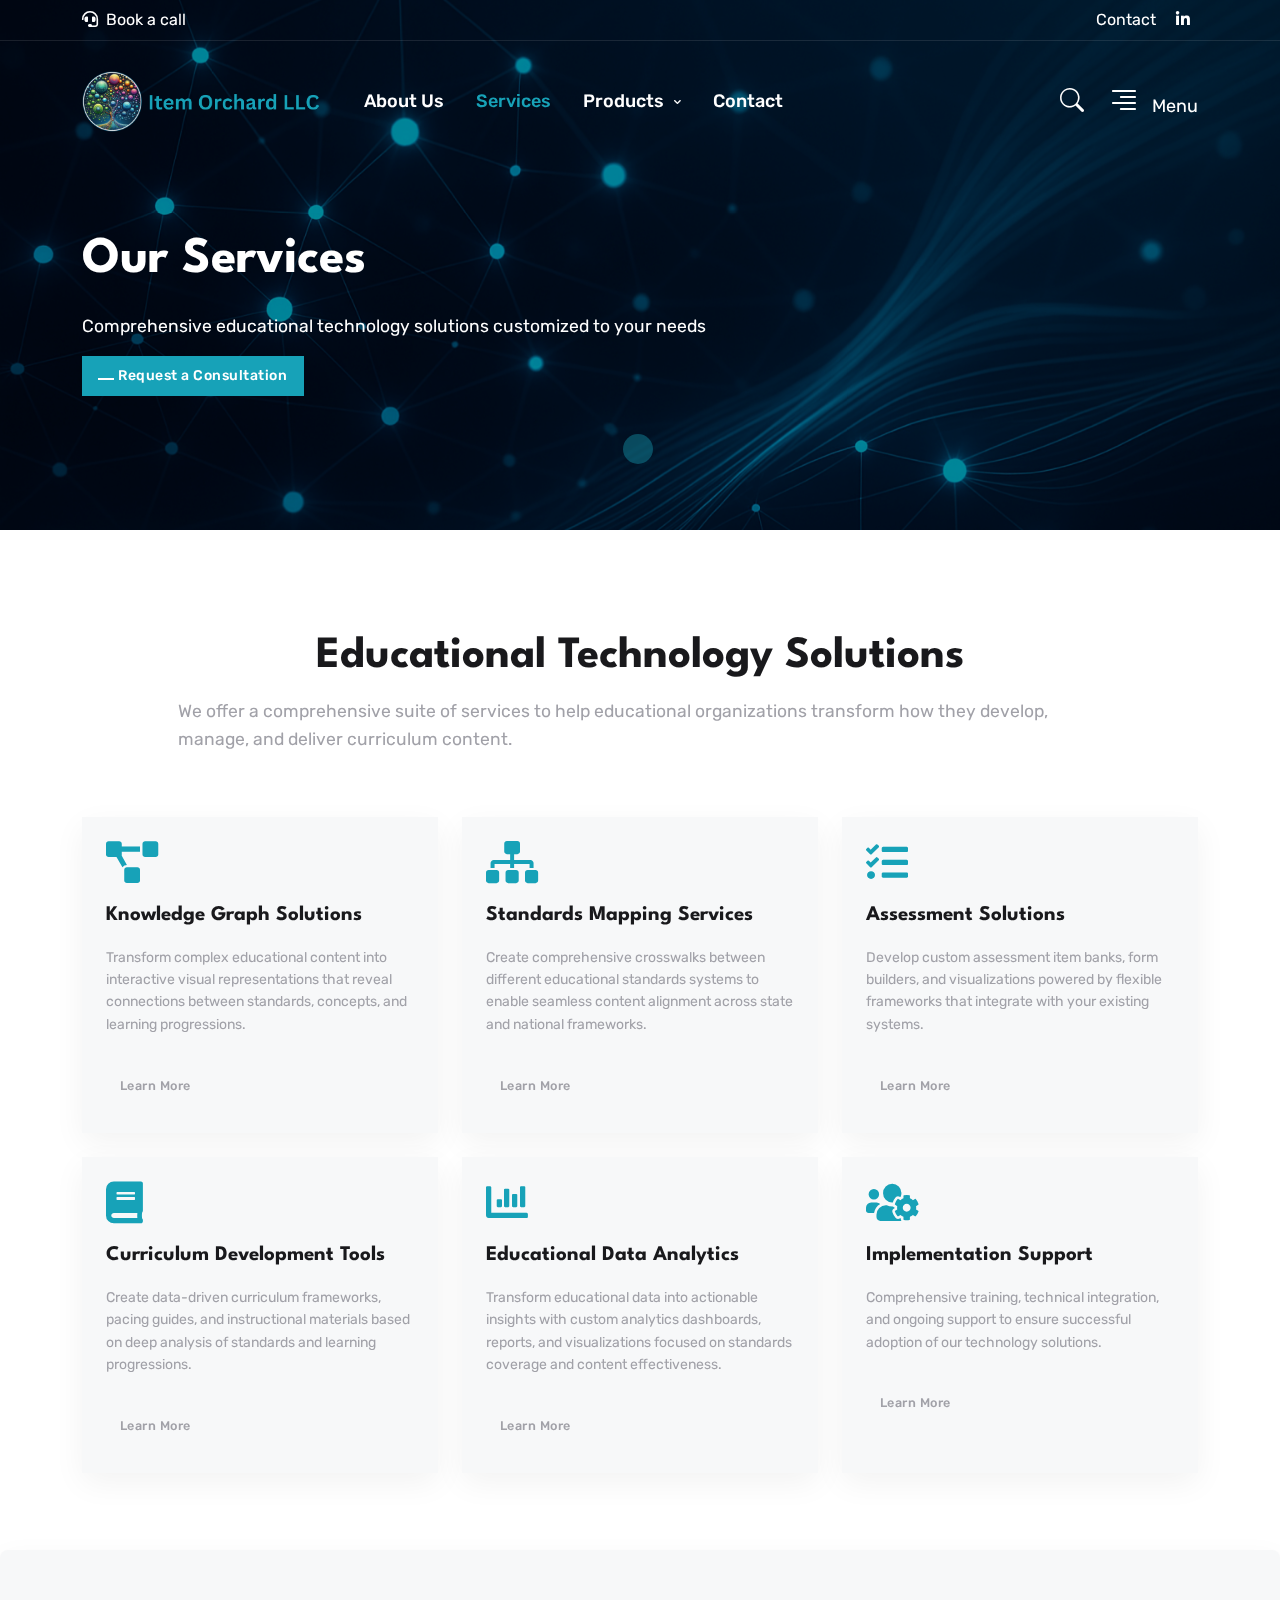
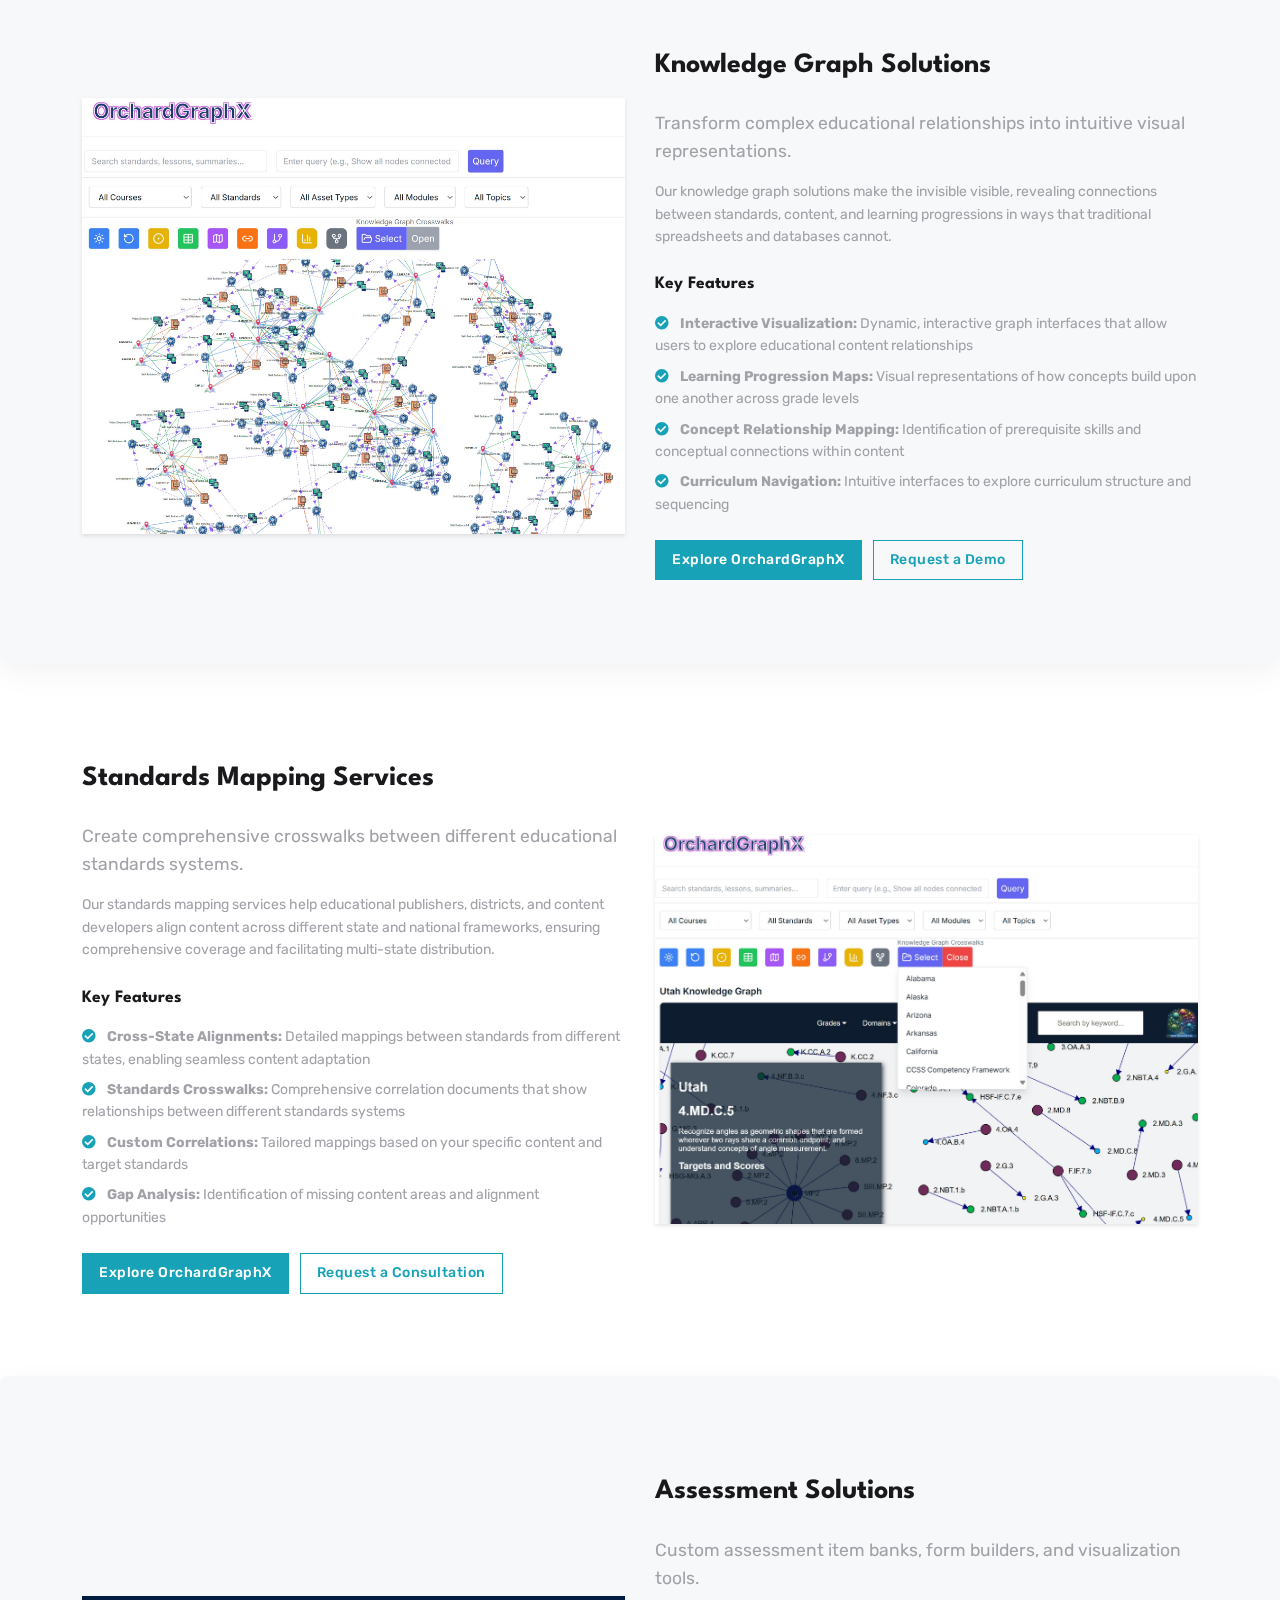
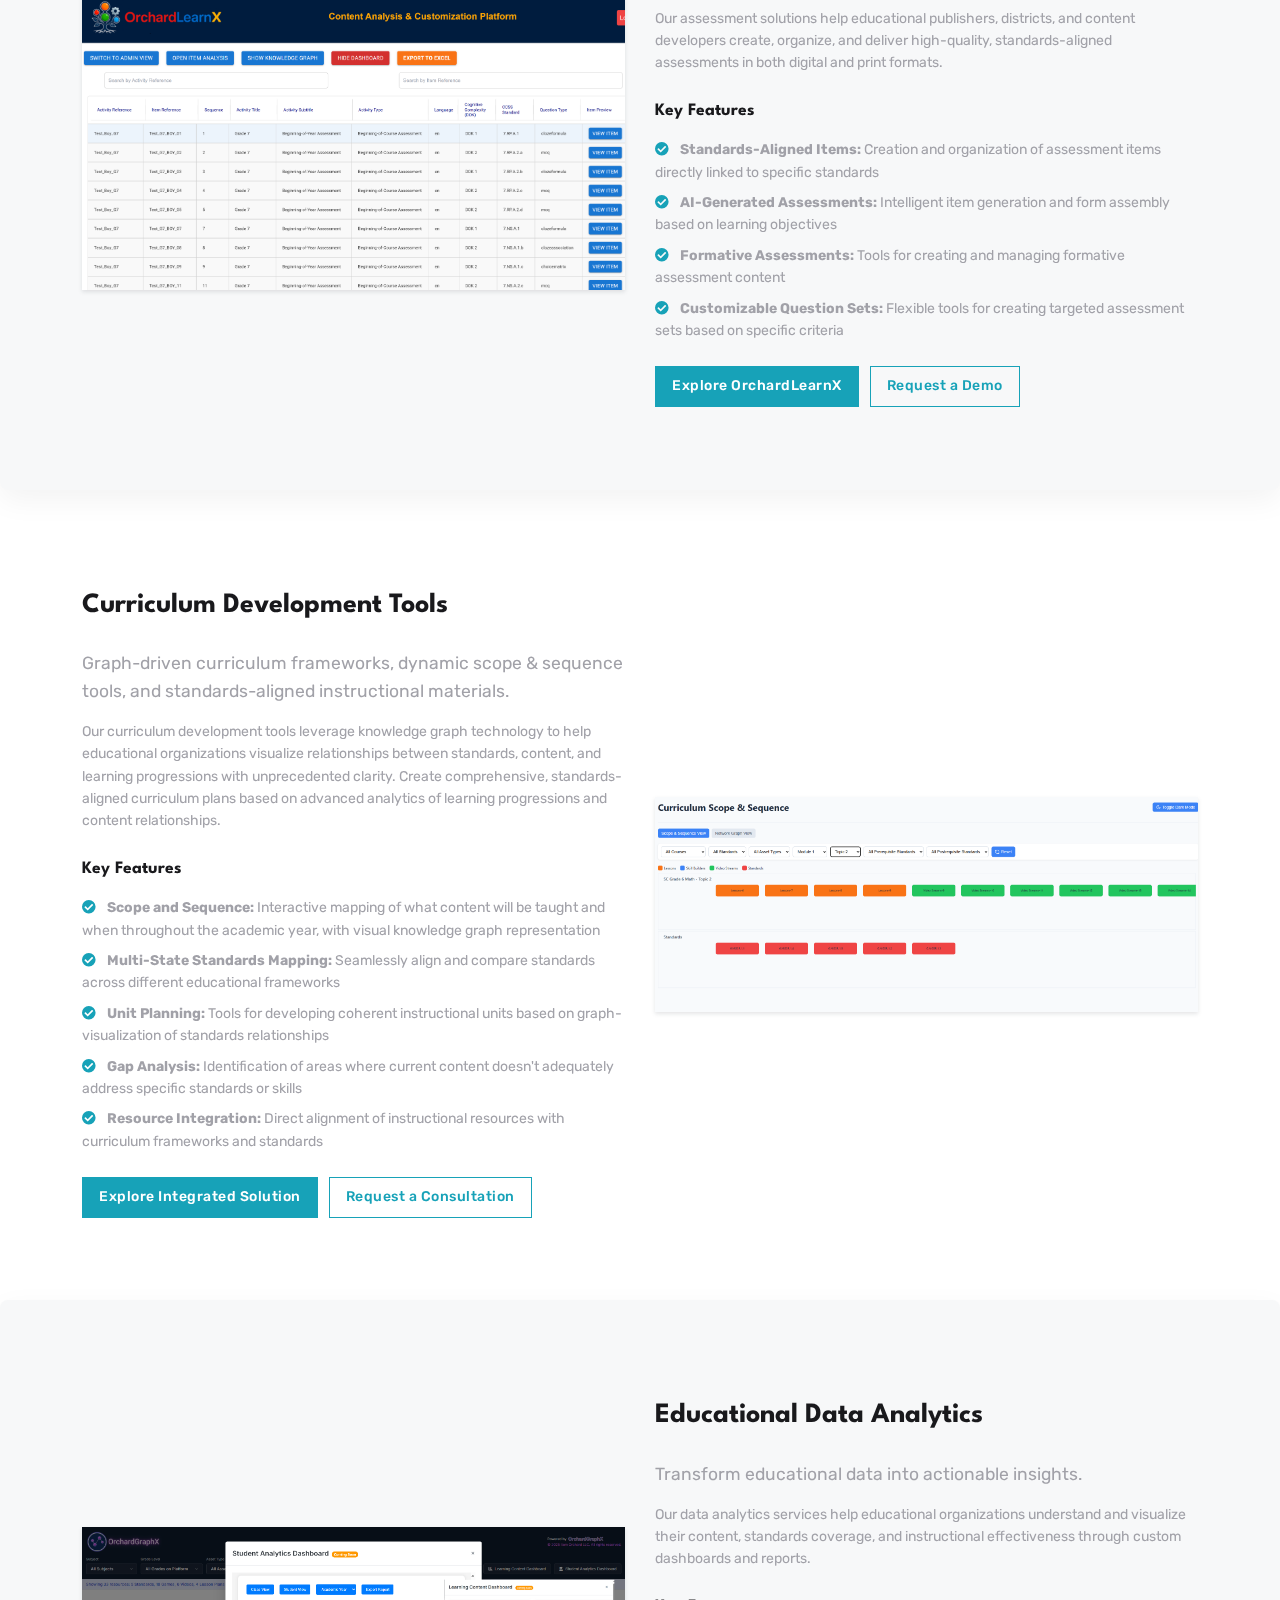
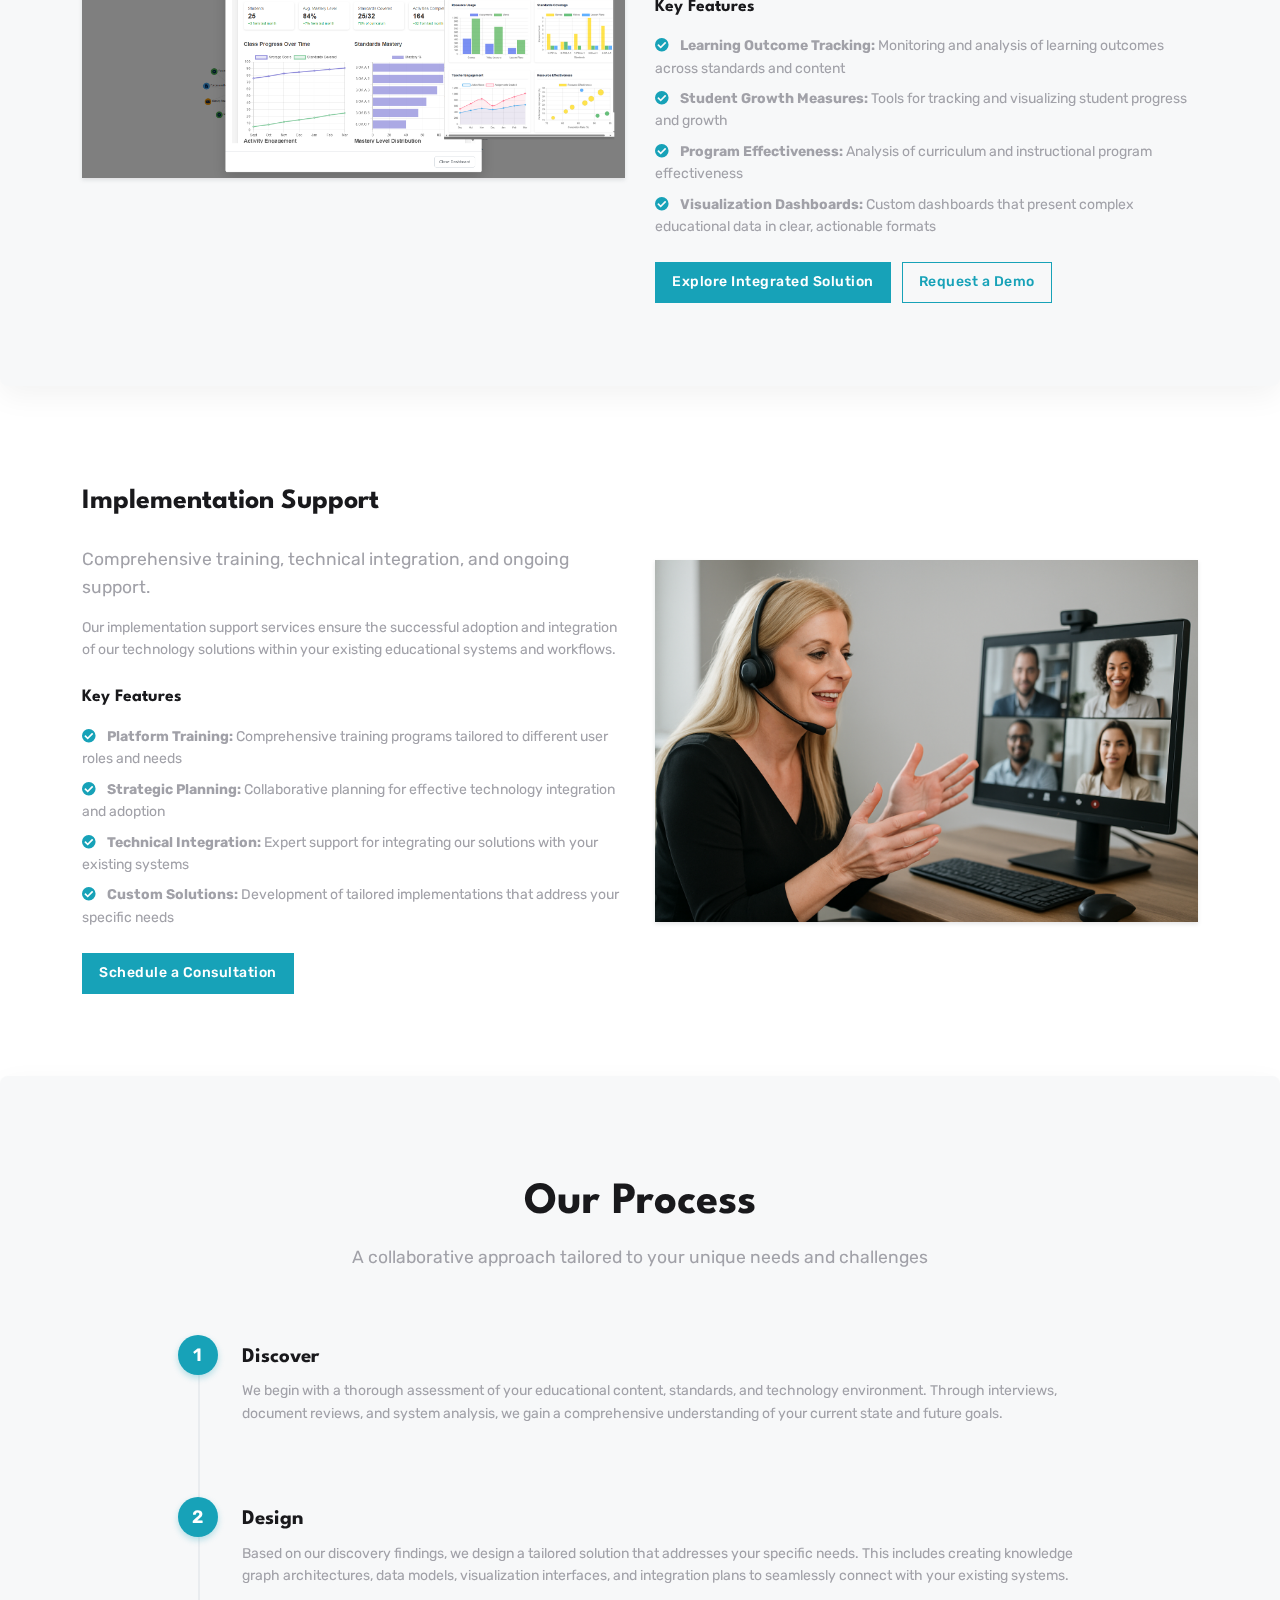
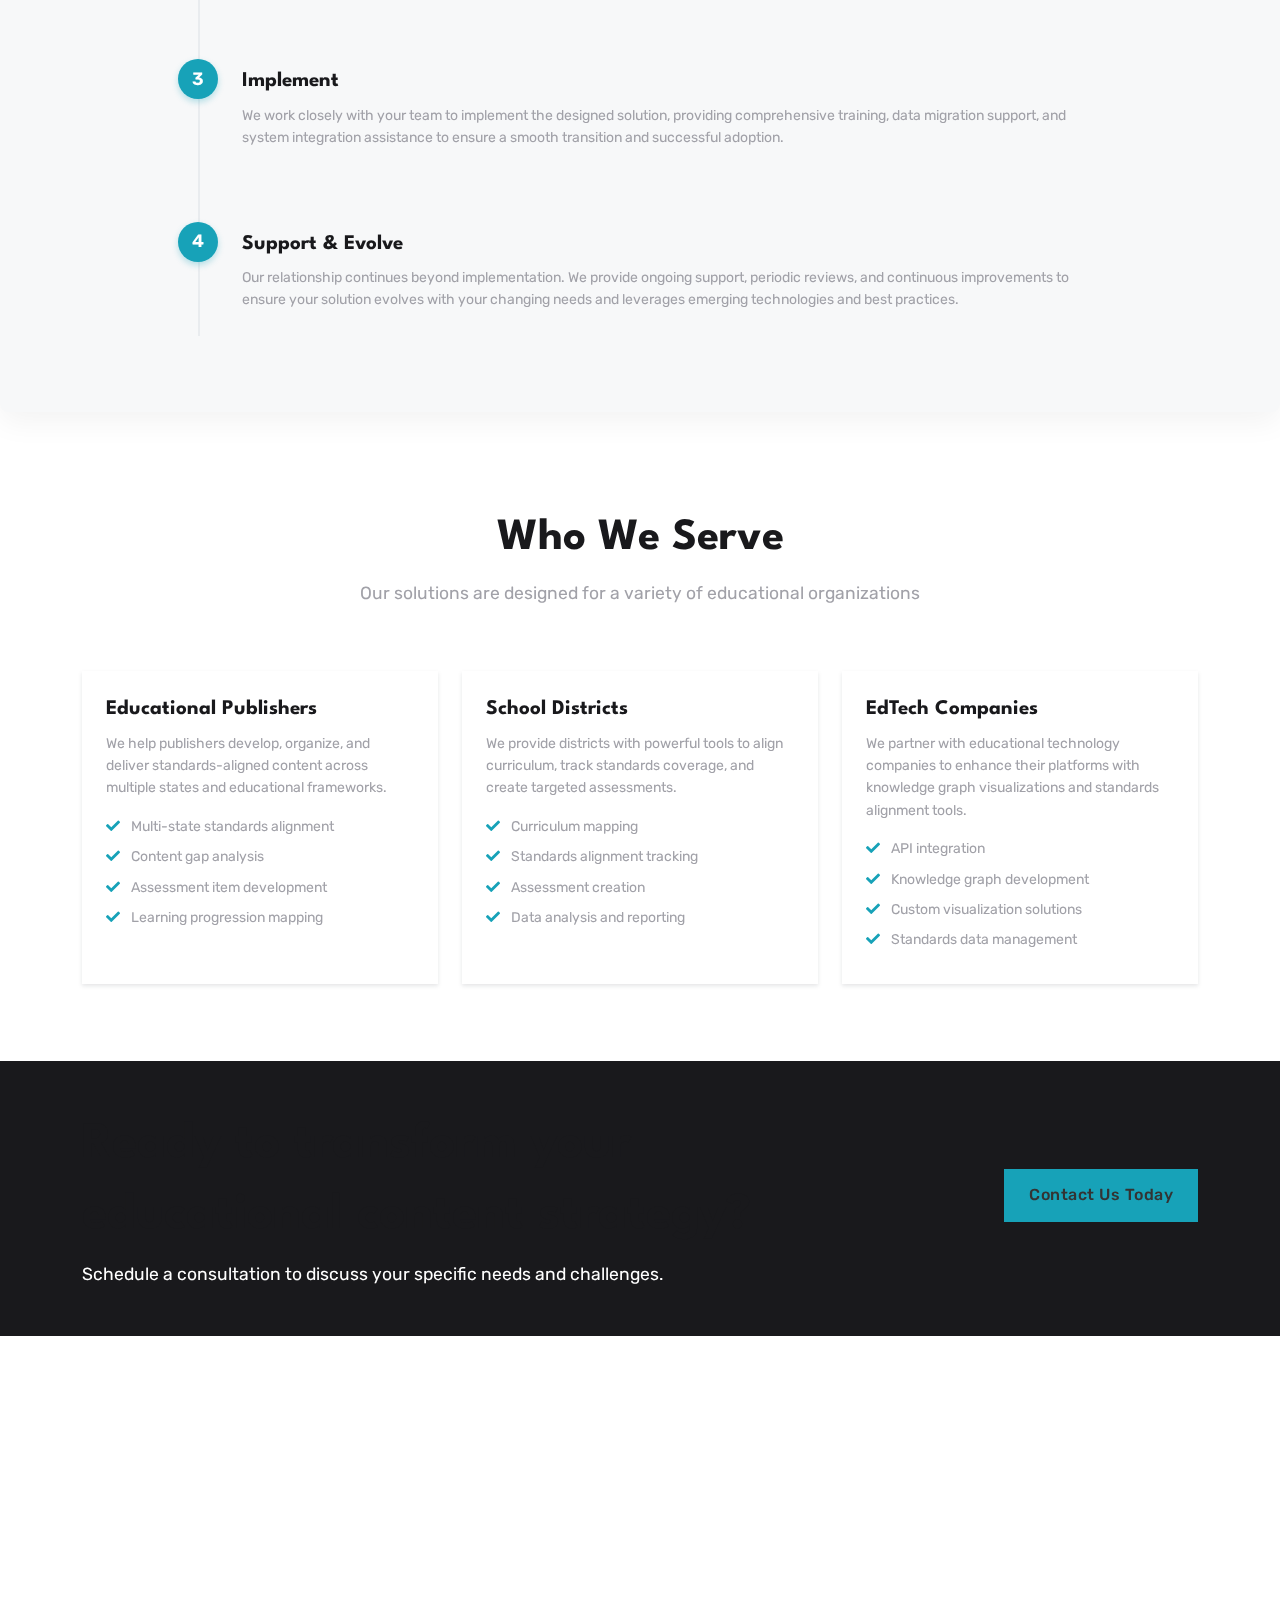
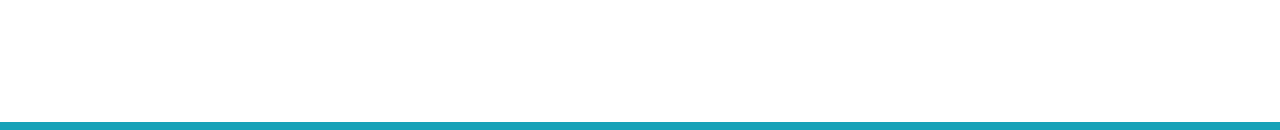
<file: services.html>
<!DOCTYPE html>
<html lang="en">
<head>
	<title>Services | Item Orchard LLC</title>
	<!-- Meta Tags -->
	<meta charset="utf-8">
	<meta name="viewport" content="width=device-width, initial-scale=1, shrink-to-fit=no">
	<meta name="author" content="Lynn Coupal - Founder">
	<meta name="description" content="Services offered by Item Orchard LLC | Knowledge Graphs, Standards Mapping, Assessment Solutions, Curriculum Tools and more.">

	<!-- Favicon -->
	<link rel="shortcut icon" href="assets/images/Item_Orchard_favicon.ico">

	<!-- Google Font -->
	<link href="https://fonts.googleapis.com/css2?family=Reenie+Beanie&family=Rubik:wght@400;500;700&family=Spartan:wght@400;700;900&display=swap" rel="stylesheet">

	<!-- Plugins CSS -->
	<link rel="stylesheet" type="text/css" href="assets/vendor/font-awesome/css/all.min.css">
	<link rel="stylesheet" type="text/css" href="assets/vendor/bootstrap-icons/bootstrap-icons.css">
	<link rel="stylesheet" type="text/css" href="assets/vendor/animate/animate.min.css">
	<link rel="stylesheet" type="text/css" href="assets/vendor/tiny-slider/tiny-slider.css">

	<!-- Theme CSS -->
	<link rel="stylesheet" type="text/css" href="assets/css/style.css">

	<!-- Additional CSS for background fixes -->
	<style>
		/* Change check icons to teal color */
.fas.fa-check.text-primary {
  color: #17a2b8 !important;
}


/* Add hover effects */
.icon-lg.bg-primary:hover,
.timeline-icon.bg-primary:hover {
  transform: scale(1.05);
  transition: all 0.3s ease;
  box-shadow: 0 5px 15px rgba(23, 162, 184, 0.4);
}
/* Change the rounded bg-primary circles to teal */
.icon-lg.bg-primary {
  background-color: #17a2b8 !important;
}
/* If you have any other icons using text-primary that you want to change */
.fas.text-primary, 
.far.text-primary, 
.fab.text-primary {
  color: #17a2b8 !important;
}

/* Timeline container styling */
.timeline {
  position: relative;
  padding: 0;
}

/* Vertical timeline line */
.timeline:before {
  content: '';
  position: absolute;
  left: 20px;
  top: 0;
  bottom: 0;
  width: 2px;
  background: #e9ecef;
  z-index: 0;
}

/* Timeline item styling */
.timeline-item {
  position: relative;
  z-index: 1;
}

/* Timeline icon styling - changed to teal */
.timeline-icon {
  background-color: #17a2b8 !important; /* Teal color instead of primary */
  width: 40px;
  height: 40px;
  min-width: 40px;
  font-weight: 600;
  font-size: 18px;
  box-shadow: 0 3px 6px rgba(23, 162, 184, 0.3); /* Subtle shadow */
  z-index: 2;
}

/* Timeline content styling */
.timeline-content {
  padding: 0.5rem 0;
}

/* Hover effect for timeline items */
.timeline-item:hover .timeline-icon {
  transform: scale(1.1);
  transition: all 0.3s ease;
}

/* Make the timeline responsive */
@media (max-width: 767.98px) {
  .timeline:before {
    left: 15px;
  }
  
  .timeline-icon {
    width: 30px;
    height: 30px;
    min-width: 30px;
    font-size: 14px;
  }
  
  .timeline-content {
    padding-left: 0;
  }
}		
		
		
		.step-item:hover h2 {
  -webkit-text-stroke: 1px #17A2B8;
  text-shadow: none;
  color: #17A2B8 !important;
  transition: all 0.3s ease;
}

.step-item:hover h4,
.step-item:hover p {
  color: #17A2B8 !important;
  transition: color 0.3s ease;
}


		.bg-primary-custom {
			background-color: #17a2b8 !important;
		}
		.text-primary-custom {
			color: #17a2b8 !important;
		}
		.btn-primary-custom {
			background-color: #17a2b8 !important;
			border-color: #17a2b8 !important;
			color: #333333 !important; /* Charcoal gray text */
		}
		.btn-primary-custom:hover {
		color: #333333 !important;
		}
		.text-white-stroke-thick {
		color: transparent;
		-webkit-text-stroke: 2px white; /* Thicker outline */
		text-shadow: 0 0 25px rgba(23, 162, 184, 0.4); /* Optional glow for depth */
		}

		.fa-check-circle {
  color: #17a2b8 !important;
}

		.fill-primary-custom {
			fill: #17a2b8 !important;
		}
		.svg-custom-border-dark {
			fill: #17a2b8;
		}
		.text-white-stroke {
		-webkit-text-stroke: 1px #17a2b8;
		color: white;
		text-shadow: 0 0 20px rgba(0,0,0,0.3);
		}

		.text-primary-shadow {
			text-shadow: 0 0 40px #17a2b8;
		}
		.footer-top-line {
			background-color: #17a2b8 !important;
		}
		.text-white-stroke {
			-webkit-text-stroke: 1px 1c3c6e;
			color: white  !important;
			text-shadow: 0 0 10px rgba(0,0,0,0.3); /* Optional: adds a subtle shadow */
		}
	</style>

</head>

<body>
<!-- Pre loader -->
<div class="preloader">
	<img class="preloader-item" src="assets/images/loader/02.gif" alt="Loading">
</div>

<!-- Offcanvas end START -->
<div class="offcanvas offcanvas-end bg-dark" tabindex="-1" id="offcanvasEnd" aria-labelledby="offcanvasEnd" style="background-image:url(assets/images/bg/pattern/03.png); background-position: center left; background-size: cover;">
	<div class="offcanvas-header">
	  <a class="ms-auto btn btn-primary-custom btn-round zoom-hover" data-bs-dismiss="offcanvas" aria-label="Close">
			<i class="fas fa-times p-0"></i>
		</a>
  </div>
	<div class="offcanvas-body vh-lg-100 d-flex align-items-start flex-column px-5 px-md-6">
		<!-- Offcanvas inner START -->
		<ul class="nav dropdown-toggle-start-icon d-block flex-column mb-5">
			<li class="nav-item display-6 h5 position-relative">
				<a href="index.html" class="nav-link text-white-stroke d-block">Home</a>
			</li>
			
			<li class="nav-item display-6 h5">
				<a class="nav-link text-white-stroke" href="about.html">About</a>
			</li>

			<li class="nav-item display-6 h5">
				<a class="nav-link text-white-stroke" href="service.html">Services</a>
			</li>

			<li class="nav-item display-6 h5">
				<a class="nav-link text-white-stroke dropdown-toggle" href="#" data-bs-toggle="dropdown">Products</a>
				<ul class="dropdown-menu dropdown-menu-dark">
					<li><a class="dropdown-item" href="products/orchardgraphx.html">OrchardGraphX</a></li>
					<li><a class="dropdown-item" href="products/orchardlearnx.html">OrchardLearnX</a></li>
					<li><a class="dropdown-item" href="products/integrated-solution.html">Integrated Solution</a></li>
				</ul>
			</li>
			
			<li class="nav-item display-6 h5">
				<a class="nav-link text-white-stroke" href="contact.html">Contact Us</a>
			</li>
		</ul>
		<div class="mt-auto mb-5">
			<a href="mailto:itemorchardllc@gmail.com" class="font-heading text-white text-primary-hover d-block mb-3">itemorchardllc@gmail.com</a>
		</div>
		<!-- Offcanvas inner END -->
	</div>
</div>
<!-- Offcanvas end END -->

<!-- Search START -->
<div class="search-full collapse bg-dark p-3 pb-lg-0" id="search-open">
	<div class="container position-relative">
		<h2 class="position-absolute start-0 bottom-0 mb-n5 display-1 text-white-stroke opacity-1">
			<span class="d-block">Search</span>
		</h2>
		<div class="row vh-100">
			<div class="d-flex flex-column my-auto py-5 w-100">
				<!-- Search form START -->
				<form class="form-dark form-line position-relative w-100">
					<div class="mb-3 input-group-lg input-text-white-stroke mb-0">
						<!-- Search input -->
						<input class="form-control font-heading caret-primary mb-0 pe-6" type="text" name="search" placeholder="What are you looking for?">
						<span class="focus-border"></span>
					</div>
					<!-- Search button -->
					<button type="button" class="position-absolute end-0 top-0 btn pb-3 text-primary-hover h-100">
						<i class="bi bi-search display-8"></i>
					</button>
				</form>
				<!-- Search form END -->
				<p class="small mt-2 mb-0">e.g. Template, Bootstrap, WordPress theme </p>
			</div>

			<!-- Search button close START -->
			<a class="position-fixed top-0 end-0 m-3 m-md-5 btn btn-white btn-round zoom-hover" data-bs-toggle="collapse" href="javascript:void(0)" data-bs-target="#search-open" aria-expanded="true">
				<i class="fas fa-times p-0"></i>
			</a>
			<!-- Search button close END -->
		</div>
	</div>
</div>
<!-- Search END -->

<!-- Popup START -->
<div class="modal fade" id="topbarlogin" >
  <div class="modal-dialog modal-dialog-centered">
    <div class="modal-content">
      <div class="modal-header bg-primary-custom pattern-overlay-7">
				<div class="modal-title p-3 text-white-force">
					<h5 class="mb-0">Sign in to your account!</h5>
					<p class="mb-0">Nice to see you! Please log in with your account.</p>
				</div>
				<button type="button" class="btn-close" data-bs-dismiss="modal" aria-label="Close"></button>
			</div>
      <div class="modal-body">
        <div class="w-100 p-3">
					<!-- Form START -->
					<form>
						<!-- Email -->
					  <div class="mb-3">
					    <label class="form-label" for="exampleInputEmail1">Email address</label>
					    <input type="email" class="form-control" id="exampleInputEmail1" placeholder="E-mail">
					  </div>
					  <!-- Password -->
					  <div class="mb-3">
					    <label class="form-label" for="exampleInputPassword1">Password</label>
					    <input type="password" class="form-control" id="exampleInputPassword1" placeholder="*********">
					  </div>
					  <!-- Checkbox -->
					  <div class="mb-3 form-check">
					    <input type="checkbox" class="form-check-input" id="exampleCheck1">
					    <label class="form-check-label" for="exampleCheck1">keep me signed in</label>
					  </div>
						<!-- Button -->
					  <div class="row align-items-center">
							<div class="col-sm-4">
								<button type="submit" class="btn btn-dark btn-line">Login</button>
							</div>
							<div class="col-sm-8 text-sm-end">
								<span class="text-muted">Don't have an account? <a href="sign-up.html">Signup here</a></span>
							</div>
						</div>
					</form>
					<!-- Form END -->
				</div>
      </div>
    </div>
  </div>
</div>
<!-- Login Popup END -->

<!-- =======================
Header START -->
<header class="navbar-transparent navbar-sticky-bg-dark navbar-sticky">

	<!-- Navbar top START -->
	<div class="navbar-top d-none d-lg-block">
		<div class="container">
			<div class="d-md-flex justify-content-between align-items-center">
				<!-- Navbar top Left-->
				<div class="d-flex align-items-center justify-content-center">
					<!-- Top info -->
					<ul class="nav justify-content-center justify-content-md-start">
						<li class="nav-item">
							<a class="navbar-link text-white text-primary-hover" href="#" data-toggle="contact-modal">
								<i class="fas fa-headset me-2"></i>Book a call
							</a>
						</li>
					</ul>
				</div>

				<!-- Navbar top Right-->
				<div class="d-flex align-items-center justify-content-center">
					

					<!-- Top link -->
					<ul class="nav ms-3">
						<li class="nav-item">
							<a href="contact.html" class="nav-link text-white text-primary-hover">Contact</a>
						</li>
					</ul>

					<!-- Top social -->
					<ul class="list-unstyled d-flex">
						
						<li> <a class="text-white text-primary-hover px-2" href="https://www.linkedin.com/company/item-orchard-llc"><i class="fab fa-linkedin-in"></i></a> </li>
					</ul>
				</div>
			</div>
		</div>
	</div>
	<div class="divider-light opacity-1"></div>
	<!-- Navbar top END -->

	<!-- Logo Nav START -->
	<nav class="navbar navbar-dark navbar-expand-lg">
		<div class="container">
			<!-- Logo START -->
			<a class="navbar-brand" href="index.html">
				<img src="assets/images/Item Orchard Logo_new.png" alt="Item Orchard LLC Logo" width="250">
			</a>
			<!-- Logo END -->

			<!-- Responsive navbar toggler -->
			<button class="navbar-toggler ms-auto" type="button" data-bs-toggle="collapse" data-bs-target="#navbarCollapse" aria-controls="navbarCollapse" aria-expanded="false" aria-label="Toggle navigation">
				<span class="navbar-toggler-icon"> </span>
			</button>
  
			<!-- Main Menu START -->
			<div class="collapse navbar-collapse" id="navbarCollapse">
				<ul class="navbar-nav navbar-nav-scroll ms-0">
					<!-- Menu item 1 About -->
					<li class="nav-item">
					  <a class="nav-link" href="about.html">About Us</a>
					</li>
					
					<!-- Menu item 2 Services -->
					<li class="nav-item">
					  <a class="nav-link active" href="services.html">Services</a>
					</li>
				
					<!-- Menu item 3 Products -->
					<li class="nav-item dropdown">
					  <a class="nav-link dropdown-toggle" href="#" id="productsDropdown" role="button" data-bs-toggle="dropdown" aria-expanded="false">
						Products
					  </a>
					  <ul class="dropdown-menu" aria-labelledby="productsDropdown">
						<li><a class="dropdown-item" href="products/orchardgraphx.html">OrchardGraphX</a></li>
						<li><a class="dropdown-item" href="products/orchardlearnx.html">OrchardLearnX</a></li>
						<li><a class="dropdown-item" href="products/integrated-solution.html">Integrated Solution</a></li>
					  </ul>
					</li>
					
					<!-- Menu item 4 Contact-->
					<li class="nav-item">
					  <a class="nav-link" href="contact.html">Contact</a>
					</li>
				</ul>
			</div>
			<!-- Main Menu END -->
  
			<!-- Nav right START -->
			<div class="nav flex-nowrap align-items-center">
				<!-- Nav Search Opener-->
				<div class="nav-item">
					<a class="nav-link ms-2" data-bs-toggle="collapse" href="javascript:void(0)" data-bs-target="#search-open">
						<i class="bi bi-search display-9 "> </i>
					</a>
				</div>

				<!-- Nav side Opener -->
				<div class="nav-item">
					<a class="nav-link pe-0" data-bs-toggle="offcanvas" href="#offcanvasEnd" role="button" aria-controls="offcanvasEnd">
						<i class="bi bi-text-right rtl-flip display-8" data-bs-target="#offcanvasEnd"></i>
						<span class="ms-2">Menu</span>
					</a>
				</div>
			</div>
			<!-- Nav right END -->
		</div>
	</nav>
	<!-- Logo Nav END -->
</header>
<!-- Header END -->

<!-- MAIN CONTENT START -->
<main>

<!-- Inner intro START -->
<section class="bg-parallax bg-dark-overlay-4 pt-8 pt-md-10 pb-6 pb-md-8" style="background:url(assets/images/bg/02.jpg) no-repeat center center; background-size:cover;">
	<div class="container">
	  <div class="row d-flex justify-content-lg-between">
		<!-- Inner intro title -->
		<div class="col-md-12 col-xl-12">
		  <h1 class="text-white display-6 mb-3">Our Services</h1>
		  <p class="animate__animated animate__fadeInUp animate__delay-3s lead text-white">
			Comprehensive educational technology solutions customized to your needs
		  </p>
		  <a href="contact.html" class="btn btn-primary btn-line">Request a Consultation</a>
		</div>
		<!-- Inner intro right -->
		<div class="col-md-4 mt-5 mt-md-auto">
		</div>
	  </div> <!-- Row END -->
	</div>
</section>
<!-- Inner intro END -->

<!-- Service Categories START -->
<section>
	<div class="container">
		<div class="row">
			<div class="col-lg-10 mx-auto text-center mb-5">
				<h2 class="display-7">Educational Technology Solutions</h2>
				<p class="lead text-start">We offer a comprehensive suite of services to help educational organizations transform how they develop, manage, and deliver curriculum content.</p>
			</div>
		</div>

		<!-- Service Categories -->
		<div class="row g-4">
			<!-- Knowledge Graphs -->
			<div class="col-lg-4 col-md-6">
				<div class="card border-0 bg-light h-100">
					<div class="card-body p-4">
						<div class="mb-3">
							<i class="fas fa-project-diagram fa-3x text-primary"></i>
						</div>
						<h4 class="mb-3">Knowledge Graph Solutions</h4>
						<p>Transform complex educational content into interactive visual representations that reveal connections between standards, concepts, and learning progressions.</p>
						<a href="#knowledge-graphs" class="btn btn-sm btn-primary-outline mt-3">Learn More</a>
					</div>
				</div>
			</div>

			<!-- Standards Mapping -->
			<div class="col-lg-4 col-md-6">
				<div class="card border-0 bg-light h-100">
					<div class="card-body p-4">
						<div class="mb-3">
							<i class="fas fa-sitemap fa-3x text-primary"></i>
						</div>
						<h4 class="mb-3">Standards Mapping Services</h4>
						<p>Create comprehensive crosswalks between different educational standards systems to enable seamless content alignment across state and national frameworks.</p>
						<a href="#standards-mapping" class="btn btn-sm btn-primary-outline mt-3">Learn More</a>
					</div>
				</div>
			</div>

			<!-- Assessment Solutions -->
			<div class="col-lg-4 col-md-6">
				<div class="card border-0 bg-light h-100">
					<div class="card-body p-4">
						<div class="mb-3">
							<i class="fas fa-tasks fa-3x text-primary"></i>
						</div>
						<h4 class="mb-3">Assessment Solutions</h4>
						<p>Develop custom assessment item banks, form builders, and visualizations powered by flexible frameworks that integrate with your existing systems.</p>
						<a href="#assessment-solutions" class="btn btn-sm btn-primary-outline mt-3">Learn More</a>
					</div>
				</div>
			</div>

			<!-- Curriculum Development -->
			<div class="col-lg-4 col-md-6">
				<div class="card border-0 bg-light h-100">
					<div class="card-body p-4">
						<div class="mb-3">
							<i class="fas fa-book fa-3x text-primary"></i>
						</div>
						<h4 class="mb-3">Curriculum Development Tools</h4>
						<p>Create data-driven curriculum frameworks, pacing guides, and instructional materials based on deep analysis of standards and learning progressions.</p>
						<a href="#curriculum-tools" class="btn btn-sm btn-primary-outline mt-3">Learn More</a>
					</div>
				</div>
			</div>

			<!-- Data Analytics -->
			<div class="col-lg-4 col-md-6">
				<div class="card border-0 bg-light h-100">
					<div class="card-body p-4">
						<div class="mb-3">
							<i class="fas fa-chart-bar fa-3x text-primary"></i>
						</div>
						<h4 class="mb-3">Educational Data Analytics</h4>
						<p>Transform educational data into actionable insights with custom analytics dashboards, reports, and visualizations focused on standards coverage and content effectiveness.</p>
						<a href="#data-analytics" class="btn btn-sm btn-primary-outline mt-3">Learn More</a>
					</div>
				</div>
			</div>

			<!-- Implementation Support -->
			<div class="col-lg-4 col-md-6">
				<div class="card border-0 bg-light h-100">
					<div class="card-body p-4">
						<div class="mb-3">
							<i class="fas fa-users-cog fa-3x text-primary"></i>
						</div>
						<h4 class="mb-3">Implementation Support</h4>
						<p>Comprehensive training, technical integration, and ongoing support to ensure successful adoption of our technology solutions.</p>
						<a href="#implementation-support" class="btn btn-sm btn-primary-outline mt-3">Learn More</a>
					</div>
				</div>
			</div>
		</div>
	</div>
</section>
<!-- Service Categories END -->

<!-- Knowledge Graphs Section START -->
<section id="knowledge-graphs" class="bg-light">
	<div class="container">
		<div class="row align-items-center">
			<div class="col-lg-6 mb-4 mb-lg-0">
				<img src="assets/images/knowledge-graph.jpg" class="rounded shadow-sm img-fluid" alt="Knowledge Graph Visualization">
			</div>
			<div class="col-lg-6">
				<h2 class="h3 mb-4">Knowledge Graph Solutions</h2>
				<p class="lead">Transform complex educational relationships into intuitive visual representations.</p>
				<p>Our knowledge graph solutions make the invisible visible, revealing connections between standards, content, and learning progressions in ways that traditional spreadsheets and databases cannot.</p>
				
				<div class="mt-4">
					<h5 class="mb-3">Key Features</h5>
					<ul class="list-unstyled">
						<li class="mb-2"><i class="fas fa-check-circle text-primary me-2"></i> <strong>Interactive Visualization:</strong> Dynamic, interactive graph interfaces that allow users to explore educational content relationships</li>
						<li class="mb-2"><i class="fas fa-check-circle text-primary me-2"></i> <strong>Learning Progression Maps:</strong> Visual representations of how concepts build upon one another across grade levels</li>
						<li class="mb-2"><i class="fas fa-check-circle text-primary me-2"></i> <strong>Concept Relationship Mapping:</strong> Identification of prerequisite skills and conceptual connections within content</li>
						<li class="mb-2"><i class="fas fa-check-circle text-primary me-2"></i> <strong>Curriculum Navigation:</strong> Intuitive interfaces to explore curriculum structure and sequencing</li>
					</ul>
				</div>
				
				<div class="mt-4">
					<a href="products/orchardgraphx.html" class="btn btn-primary me-2">Explore OrchardGraphX</a>
					<a href="contact.html" class="btn btn-outline-primary">Request a Demo</a>
				</div>
			</div>
		</div>
	</div>
</section>
<!-- Knowledge Graphs Section END -->

<!-- Standards Mapping Section START -->
<section id="standards-mapping">
	<div class="container">
		<div class="row align-items-center">
			<div class="col-lg-6 order-lg-2 mb-4 mb-lg-0">
				<img src="assets/images/standards-mapping.jpg" class="rounded shadow-sm img-fluid" alt="Standards Mapping">
			</div>
			<div class="col-lg-6 order-lg-1">
				<h2 class="h3 mb-4">Standards Mapping Services</h2>
				<p class="lead">Create comprehensive crosswalks between different educational standards systems.</p>
				<p>Our standards mapping services help educational publishers, districts, and content developers align content across different state and national frameworks, ensuring comprehensive coverage and facilitating multi-state distribution.</p>
				
				<div class="mt-4">
					<h5 class="mb-3">Key Features</h5>
					<ul class="list-unstyled">
						<li class="mb-2"><i class="fas fa-check-circle text-primary me-2"></i> <strong>Cross-State Alignments:</strong> Detailed mappings between standards from different states, enabling seamless content adaptation</li>
						<li class="mb-2"><i class="fas fa-check-circle text-primary me-2"></i> <strong>Standards Crosswalks:</strong> Comprehensive correlation documents that show relationships between different standards systems</li>
						<li class="mb-2"><i class="fas fa-check-circle text-primary me-2"></i> <strong>Custom Correlations:</strong> Tailored mappings based on your specific content and target standards</li>
						<li class="mb-2"><i class="fas fa-check-circle text-primary me-2"></i> <strong>Gap Analysis:</strong> Identification of missing content areas and alignment opportunities</li>
					</ul>
				</div>
				
				<div class="mt-4">
					<a href="products/orchardgraphx.html" class="btn btn-primary me-2">Explore OrchardGraphX</a>
					<a href="contact.html" class="btn btn-outline-primary">Request a Consultation</a>
				</div>
			</div>
		</div>
	</div>
</section>
<!-- Standards Mapping Section END -->

<!-- Assessment Solutions Section START -->
<section id="assessment-solutions" class="bg-light">
	<div class="container">
		<div class="row align-items-center">
			<div class="col-lg-6 mb-4 mb-lg-0">
				<img src="products/assessment-solutions.jpg" class="rounded shadow-sm img-fluid" alt="Assessment Solutions">
			</div>
			<div class="col-lg-6">
				<h2 class="h3 mb-4">Assessment Solutions</h2>
				<p class="lead">Custom assessment item banks, form builders, and visualization tools.</p>
				<p>Our assessment solutions help educational publishers, districts, and content developers create, organize, and deliver high-quality, standards-aligned assessments in both digital and print formats.</p>
				
				<div class="mt-4">
					<h5 class="mb-3">Key Features</h5>
					<ul class="list-unstyled">
						<li class="mb-2"><i class="fas fa-check-circle text-primary me-2"></i> <strong>Standards-Aligned Items:</strong> Creation and organization of assessment items directly linked to specific standards</li>
						<li class="mb-2"><i class="fas fa-check-circle text-primary me-2"></i> <strong>AI-Generated Assessments:</strong> Intelligent item generation and form assembly based on learning objectives</li>
						<li class="mb-2"><i class="fas fa-check-circle text-primary me-2"></i> <strong>Formative Assessments:</strong> Tools for creating and managing formative assessment content</li>
						<li class="mb-2"><i class="fas fa-check-circle text-primary me-2"></i> <strong>Customizable Question Sets:</strong> Flexible tools for creating targeted assessment sets based on specific criteria</li>
					</ul>
				</div>
				
				<div class="mt-4">
					<a href="products/orchardlearnx.html" class="btn btn-primary me-2">Explore OrchardLearnX</a>
					<a href="contact.html" class="btn btn-outline-primary">Request a Demo</a>
				</div>
			</div>
		</div>
	</div>
</section>
<!-- Assessment Solutions Section END -->

<!-- Curriculum Tools Section START -->
<section id="curriculum-tools">
	<div class="container">
		<div class="row align-items-center">
			<div class="col-lg-6 order-lg-2 mb-4 mb-lg-0">
				<img src="products/Curriculum Scope & Sequence.png" class="rounded shadow-sm img-fluid" alt="Curriculum Development Tools">
			</div>
			<div class="col-lg-6 order-lg-1">
				<h2 class="h3 mb-4">Curriculum Development Tools</h2>
				<p class="lead">Graph-driven curriculum frameworks, dynamic scope & sequence tools, and standards-aligned instructional materials.</p>
				<p>Our curriculum development tools leverage knowledge graph technology to help educational organizations visualize relationships between standards, content, and learning progressions with unprecedented clarity. Create comprehensive, standards-aligned curriculum plans based on advanced analytics of learning progressions and content relationships.</p>
				
				<div class="mt-4">
					<h5 class="mb-3">Key Features</h5>
					<ul class="list-unstyled">
						<li class="mb-2"><i class="fas fa-check-circle text-primary me-2"></i> <strong>Scope and Sequence:</strong> Interactive mapping of what content will be taught and when throughout the academic year, with visual knowledge graph representation</li>
						<li class="mb-2"><i class="fas fa-check-circle text-primary me-2"></i> <strong>Multi-State Standards Mapping:</strong> Seamlessly align and compare standards across different educational frameworks</li>
						<li class="mb-2"><i class="fas fa-check-circle text-primary me-2"></i> <strong>Unit Planning:</strong> Tools for developing coherent instructional units based on graph-visualization of standards relationships</li>
						<li class="mb-2"><i class="fas fa-check-circle text-primary me-2"></i> <strong>Gap Analysis:</strong> Identification of areas where current content doesn't adequately address specific standards or skills</li>
						<li class="mb-2"><i class="fas fa-check-circle text-primary me-2"></i> <strong>Resource Integration:</strong> Direct alignment of instructional resources with curriculum frameworks and standards</li>
					</ul>
				</div>
				
				<div class="mt-4">
					<a href="products/integrated-solution.html" class="btn btn-primary me-2">Explore Integrated Solution</a>
					<a href="contact.html" class="btn btn-outline-primary">Request a Consultation</a>
				</div>
			</div>
		</div>
	</div>
</section>
<!-- Curriculum Tools Section END -->

<!-- Data Analytics Section START -->
<section id="data-analytics" class="bg-light">
	<div class="container">
		<div class="row align-items-center">
			<div class="col-lg-6 mb-4 mb-lg-0">
				<img src="products/data-analytics.jpg" class="rounded shadow-sm img-fluid" alt="Educational Data Analytics">
			</div>
			<div class="col-lg-6">
				<h2 class="h3 mb-4">Educational Data Analytics</h2>
				<p class="lead">Transform educational data into actionable insights.</p>
				<p>Our data analytics services help educational organizations understand and visualize their content, standards coverage, and instructional effectiveness through custom dashboards and reports.</p>
				
				<div class="mt-4">
					<h5 class="mb-3">Key Features</h5>
					<ul class="list-unstyled">
						<li class="mb-2"><i class="fas fa-check-circle text-primary me-2"></i> <strong>Learning Outcome Tracking:</strong> Monitoring and analysis of learning outcomes across standards and content</li>
						<li class="mb-2"><i class="fas fa-check-circle text-primary me-2"></i> <strong>Student Growth Measures:</strong> Tools for tracking and visualizing student progress and growth</li>
						<li class="mb-2"><i class="fas fa-check-circle text-primary me-2"></i> <strong>Program Effectiveness:</strong> Analysis of curriculum and instructional program effectiveness</li>
						<li class="mb-2"><i class="fas fa-check-circle text-primary me-2"></i> <strong>Visualization Dashboards:</strong> Custom dashboards that present complex educational data in clear, actionable formats</li>
					</ul>
				</div>
				
				<div class="mt-4">
					<a href="products/integrated-solution.html" class="btn btn-primary me-2">Explore Integrated Solution</a>
					<a href="contact.html" class="btn btn-outline-primary">Request a Demo</a>
				</div>
			</div>
		</div>
	</div>
</section>
<!-- Data Analytics Section END -->

<!-- Implementation Support Section START -->
<section id="implementation-support">
	<div class="container">
		<div class="row align-items-center">
			<div class="col-lg-6 order-lg-2 mb-4 mb-lg-0">
				<img src="products/implementation-support.jpg" class="rounded shadow-sm img-fluid" alt="Implementation Support">
			</div>
			<div class="col-lg-6 order-lg-1">
				<h2 class="h3 mb-4">Implementation Support</h2>
				<p class="lead">Comprehensive training, technical integration, and ongoing support.</p>
				<p>Our implementation support services ensure the successful adoption and integration of our technology solutions within your existing educational systems and workflows.</p>
				
				<div class="mt-4">
					<h5 class="mb-3">Key Features</h5>
					<ul class="list-unstyled">
						<li class="mb-2"><i class="fas fa-check-circle text-primary me-2"></i> <strong>Platform Training:</strong> Comprehensive training programs tailored to different user roles and needs</li>
						<li class="mb-2"><i class="fas fa-check-circle text-primary me-2"></i> <strong>Strategic Planning:</strong> Collaborative planning for effective technology integration and adoption</li>
						<li class="mb-2"><i class="fas fa-check-circle text-primary me-2"></i> <strong>Technical Integration:</strong> Expert support for integrating our solutions with your existing systems</li>
						<li class="mb-2"><i class="fas fa-check-circle text-primary me-2"></i> <strong>Custom Solutions:</strong> Development of tailored implementations that address your specific needs</li>
					</ul>
				</div>
				
				<div class="mt-4">
					<a href="contact.html" class="btn btn-primary">Schedule a Consultation</a>
				</div>
			</div>
		</div>
	</div>
</section>
<!-- Implementation Support Section END -->

<!-- Process Section START -->
<section class="bg-light">
	<div class="container">
		<div class="row">
			<div class="col-lg-10 mx-auto text-center mb-5">
				<h2 class="display-7">Our Process</h2>
				<p class="lead">A collaborative approach tailored to your unique needs and challenges</p>
			</div>
		</div>
		
		<div class="row">
			<div class="col-lg-10 mx-auto">
				<div class="timeline position-relative">
					<!-- Process Step 1 -->
					<div class="timeline-item mb-5 d-flex">
						<div class="timeline-icon bg-primary text-white rounded-circle d-flex align-items-center justify-content-center">
							<span>1</span>
						</div>
						<div class="timeline-content ms-4">
							<h4 class="mb-2">Discover</h4>
							<p>We begin with a thorough assessment of your educational content, standards, and technology environment. Through interviews, document reviews, and system analysis, we gain a comprehensive understanding of your current state and future goals.</p>
						</div>
					</div>
					
					<!-- Process Step 2 -->
					<div class="timeline-item mb-5 d-flex">
						<div class="timeline-icon bg-primary text-white rounded-circle d-flex align-items-center justify-content-center">
							<span>2</span>
						</div>
						<div class="timeline-content ms-4">
							<h4 class="mb-2">Design</h4>
							<p>Based on our discovery findings, we design a tailored solution that addresses your specific needs. This includes creating knowledge graph architectures, data models, visualization interfaces, and integration plans to seamlessly connect with your existing systems.</p>
						</div>
					</div>
					
					<!-- Process Step 3 -->
					<div class="timeline-item mb-5 d-flex">
						<div class="timeline-icon bg-primary text-white rounded-circle d-flex align-items-center justify-content-center">
							<span>3</span>
						</div>
						<div class="timeline-content ms-4">
							<h4 class="mb-2">Implement</h4>
							<p>We work closely with your team to implement the designed solution, providing comprehensive training, data migration support, and system integration assistance to ensure a smooth transition and successful adoption.</p>
						</div>
					</div>
					
					<!-- Process Step 4 -->
					<div class="timeline-item d-flex">
						<div class="timeline-icon bg-primary text-white rounded-circle d-flex align-items-center justify-content-center">
							<span>4</span>
						</div>
						<div class="timeline-content ms-4">
							<h4 class="mb-2">Support & Evolve</h4>
							<p>Our relationship continues beyond implementation. We provide ongoing support, periodic reviews, and continuous improvements to ensure your solution evolves with your changing needs and leverages emerging technologies and best practices.</p>
						</div>
					</div>
				</div>
			</div>
		</div>
	</div>
</section>
<!-- Process Section END -->

<!-- Client Types Section START -->
<section>
	<div class="container">
		<div class="row">
			<div class="col-lg-10 mx-auto text-center mb-5">
				<h2 class="display-7">Who We Serve</h2>
				<p class="lead">Our solutions are designed for a variety of educational organizations</p>
			</div>
		</div>
		
		<div class="row g-4">
			<!-- Educational Publishers -->
			<div class="col-md-4">
				<div class="card h-100 border-0 shadow-sm">
					<div class="card-body p-4 text-start">
						
						<h4>Educational Publishers</h4>
						<p class="text-start">We help publishers develop, organize, and deliver standards-aligned content across multiple states and educational frameworks.</p>
						<ul class="list-unstyled text-start mt-3">
							<li class="mb-2"><i class="fas fa-check text-primary me-2"></i> Multi-state standards alignment</li>
							<li class="mb-2"><i class="fas fa-check text-primary me-2"></i> Content gap analysis</li>
							<li class="mb-2"><i class="fas fa-check text-primary me-2"></i> Assessment item development</li>
							<li class="mb-2"><i class="fas fa-check text-primary me-2"></i> Learning progression mapping</li>
						</ul>
					</div>
				</div>
			</div>
			
			<!-- School Districts -->
			<div class="col-md-4">
				<div class="card h-100 border-0 shadow-sm">
					<div class="card-body p-4 text-start">
						
						<h4>School Districts</h4>
						<p class="text-start">We provide districts with powerful tools to align curriculum, track standards coverage, and create targeted assessments.</p>
						<ul class="list-unstyled text-start mt-3">
							<li class="mb-2"><i class="fas fa-check text-primary me-2"></i> Curriculum mapping</li>
							<li class="mb-2"><i class="fas fa-check text-primary me-2"></i> Standards alignment tracking</li>
							<li class="mb-2"><i class="fas fa-check text-primary me-2"></i> Assessment creation</li>
							<li class="mb-2"><i class="fas fa-check text-primary me-2"></i> Data analysis and reporting</li>
						</ul>
					</div>
				</div>
			</div>
			
			<!-- EdTech Companies -->
			<div class="col-md-4">
				<div class="card h-100 border-0 shadow-sm">
					<div class="card-body p-4 text-start">
						
						<h4>EdTech Companies</h4>
						<p class="text-start">We partner with educational technology companies to enhance their platforms with knowledge graph visualizations and standards alignment tools.</p>
						<ul class="list-unstyled text-start mt-3">
							<li class="mb-2"><i class="fas fa-check text-primary me-2"></i> API integration</li>
							<li class="mb-2"><i class="fas fa-check text-primary me-2"></i> Knowledge graph development</li>
							<li class="mb-2"><i class="fas fa-check text-primary me-2"></i> Custom visualization solutions</li>
							<li class="mb-2"><i class="fas fa-check text-primary me-2"></i> Standards data management</li>
						</ul>
					</div>
				</div>
			</div>
		</div>
	</div>
</section>
<!-- Client Types Section END -->

<!-- Call to Action START -->
<section class="bg-dark text-white py-5">
	<div class="container">
		<div class="row align-items-center">
			<div class="col-lg-8 mb-4 mb-lg-0">
				<h2 class="display-6 mb-0">Ready to transform your educational content strategy?</h2>
				<p class="lead mb-0 mt-2">Schedule a consultation to discuss your specific needs and challenges.</p>
			</div>
			<div class="col-lg-4 text-lg-end">
				<a href="contact.html" class="btn btn-primary-custom btn-lg">Contact Us Today</a>
			</div>
		</div>
	</div>
</section>
<!-- Call to Action END -->

</main>
<!-- MAIN CONTENT END -->

<!-- Footer line separator -->
<div id="footer-top-line" class="container-fluid p-0">
  <div class="row g-0">
    <div class="col-12">
      <div style="height: 8px; background-color: #17a2b8 !important;" class="footer-top-line"></div>
    </div>
  </div>
</div>

<!-- Footer START -->
<footer class="bg-dark footer-sticky pt-6">
	<div class="container">
		<div class="row">
			<!-- Footer Widget 1 -->
			<div class="col-md-6 col-lg-3 mb-5">
				<h3 class="text-white" style="font-family: 'Bebas Neue', sans-serif; text-decoration: underline;">Item Orchard<span style="color: #17a2b8;">.</span></h3>
				<p>Education Technology Innovation</p>
				<div class="d-flex me-auto">
					<h6 class="mt-2 me-4 text-white">Follow on:</h6>
					<div class="list-group-inline list-unstyled text-primary-hover">
						<a href="https://www.linkedin.com/company/item-orchard-llc" class="list-group-item text-white bg-transparent">LinkedIn</a>
						
					</div>
				</div>
			</div>
	
			<!-- Footer Widget 2 -->
			<div class="col-md-6 col-lg-3 mb-5">
				<h5 class="mb-4 text-white">Contact Us</h5>
				<p>Email: <a href="mailto:itemorchardllc@gmail.com" class="text-body">itemorchardllc@gmail.com</a></p>
			</div>
	
			<!-- Footer Widget 3 -->
			<div class="col-md-6 col-lg-3 mb-5">
				<h5 class="mb-4 text-white">Useful links</h5>
				<div class="row">
					<div class="col-6">
						<ul class="nav flex-column text-primary-hover">
							<li class="nav-item"><a class="nav-link pt-0" href="products/orchardgraphx.html">OrchardGraphX</a></li>
							<li class="nav-item"><a class="nav-link" href="products/orchardlearnx.html">OrchardLearnX</a></li>
						</ul>
					</div>
					<div class="col-6">
						<ul class="nav flex-column text-primary-hover">
							<li class="nav-item"><a class="nav-link pt-0" href="about.html">About</a></li>
							<li class="nav-item"><a class="nav-link" href="contact.html">Contact</a></li>
						</ul>
					</div>
				</div>
			</div>

			<!-- Footer Widget 4 -->
			<div class="col-md-6 col-lg-3 mb-5">
				<h5 class="mb-4 text-white">Download Resources</h5>
				<ul class="nav flex-column text-primary-hover">
					<li class="nav-item">
						<a class="nav-link pt-0" href="brochures/OrchardGraphX_Brochure.pdf" download>
							<i class="fas fa-file-pdf me-2"></i>OrchardGraphX Brochure
						</a>
					</li>
					<li class="nav-item">
						<a class="nav-link" href="brochures/OrchardLearnX_Brochure.pdf" download>
							<i class="fas fa-file-pdf me-2"></i>OrchardLearnX Brochure
						</a>
					</li>
					<li class="nav-item">
						<a class="nav-link" href="brochures/Integrated_Brochure.pdf" download>
							<i class="fas fa-file-pdf me-2"></i>Integrated Solution Brochure
						</a>
					</li>
				</ul>
			</div>
			
		</div>
		<!-- Divider -->
		<div class="divider-light opacity-1"></div>
	
		<!-- Footer copyright START -->
		<div class="row align-items-center justify-content-md-between py-4">
			<div class="col-md-6">
				<div class="text-center text-md-start">©2025 <a href="#">Item Orchard LLC</a>. All rights reserved</div>
			</div>
			
		</div>
		<!-- Footer copyright END -->
	</div>
</footer>
<!-- Footer END -->

<!-- Contact Modal Popup -->
<div class="modal fade" id="contactFormModal" tabindex="-1" aria-labelledby="contactFormModalLabel" aria-hidden="true">
	<div class="modal-dialog modal-lg">
		<div class="modal-content bg-dark text-white">
			<div class="modal-header border-0">
				<h5 class="modal-title" id="contactFormModalLabel">Schedule a Demo</h5>
				<button type="button" class="btn-close btn-close-white" data-bs-dismiss="modal" aria-label="Close"></button>
			</div>
			<div class="modal-body">
				<div class="row">
					<!-- Left side with agenda -->
					<div class="col-md-5 border-end border-secondary">
						<div class="mb-4">
							<strong class="fs-4">Item Orchard Demo</strong>
							<h6 class="mt-4">What you'll see:</h6>
							<ul>
								<li>Interactive knowledge graphs</li>
								<li>Standards mapping tools</li>
								<li>Curriculum alignment capabilities</li>
							</ul>
						</div>
					</div>
					
					<!-- Right side with form -->
					<div class="col-md-7">
						<!-- Form START -->
						<form class="contact-form form-dark form-line mt-4" id="popup-contact-form" name="popupcontactform" method="POST" action="send_email.php">
							<div class="row">
								<div class="col-md-12">
									<!-- name -->
									<div class="mb-3 position-relative">
										<input required id="popup-name" name="name" type="text" class="form-control" placeholder="Your Name *" style="width: 100%; margin-left: 0; padding-left: 0;">
									</div>
								</div>
								<div class="col-md-12">
									<!-- Organization Name -->
									<div class="mb-3 position-relative">
										<input required id="popup-organization" name="organization" type="text" class="form-control" placeholder="School/District/Organization *" style="width: 100%; margin-left: 0; padding-left: 0;">
									</div>
								</div>
								<div class="col-md-12">
									<!-- Role -->
									<div class="mb-3 position-relative">
										<select required id="popup-role" name="role" class="form-select form-control" style="width: 100%; margin-left: 0; padding-left: 0; border-radius: 0;" aria-label="Role">
											<option value="" selected style="color: var(--bs-gray-500);">Your Role *</option>
											<option value="Teacher" style="color: #000000;">&nbsp;&nbsp;&nbsp;Teacher</option>
											<option value="Principal" style="color: #000000;">&nbsp;&nbsp;&nbsp;Principal</option>
											<option value="Curriculum Director" style="color: #000000;">&nbsp;&nbsp;&nbsp;Curriculum Director</option>
											<option value="IT Administrator" style="color: #000000;">&nbsp;&nbsp;&nbsp;IT Administrator</option>
											<option value="Superintendent" style="color: #000000;">&nbsp;&nbsp;&nbsp;Superintendent</option>
											<option value="Other" style="color: #000000;">&nbsp;&nbsp;&nbsp;Other</option>
										</select>
									</div>
								</div>
								<div class="col-md-12">
									<!-- Email -->
									<div class="mb-3 position-relative">
										<input required id="popup-email" name="email" type="email" class="form-control" placeholder="Email *" style="width: 100%; margin-left: 0; padding-left: 0;">
									</div>
								</div>
								<div class="col-md-12">
									<!-- Message -->
									<div class="mb-3 position-relative">
										<textarea id="popup-message" name="message" cols="40" rows="4" class="form-control" placeholder="Any specific questions or areas of interest?"></textarea>
									</div>
								</div>
								<!-- submit button -->
								<div class="col-md-12 text-start">
									<button class="btn btn-primary-custom rounded-pill" style="width: 200px;" type="submit">Request Demo</button>
								</div>
							</div>
						</form>
						<!-- Form END -->
					</div>
				</div>
			</div>
		</div>
	</div>
</div>

<!-- Custom cursor -->
<div class="cursor-dot-outline"></div>
<div class="cursor-dot"></div>

<!-- Back to top -->
<div class="back-top">
	<div class="scroll-line"></div>
	<span class="scoll-text">Go Up</span>
</div>

<!-- JS libraries, plugins and custom scripts -->
<!-- Bootstrap JS -->
<script src="assets/vendor/bootstrap/dist/js/bootstrap.bundle.min.js"></script>
<!-- Vendors -->
<script src="assets/vendor/jarallax/jarallax.min.js"></script>
<script src="assets/vendor/tiny-slider/tiny-slider.js"></script>
<!-- Template Functions -->
<script src="assets/js/functions.js"></script>

<script>
	// Function to trigger the modal from any element with data-toggle="contact-modal" attribute
	document.addEventListener('DOMContentLoaded', function() {
		const triggers = document.querySelectorAll('[data-toggle="contact-modal"]');
		triggers.forEach(trigger => {
			trigger.addEventListener('click', function(e) {
				e.preventDefault();
				const contactModal = new bootstrap.Modal(document.getElementById('contactFormModal'));
				contactModal.show();
			});
		});
	});
</script>
</body>
</html
</file>
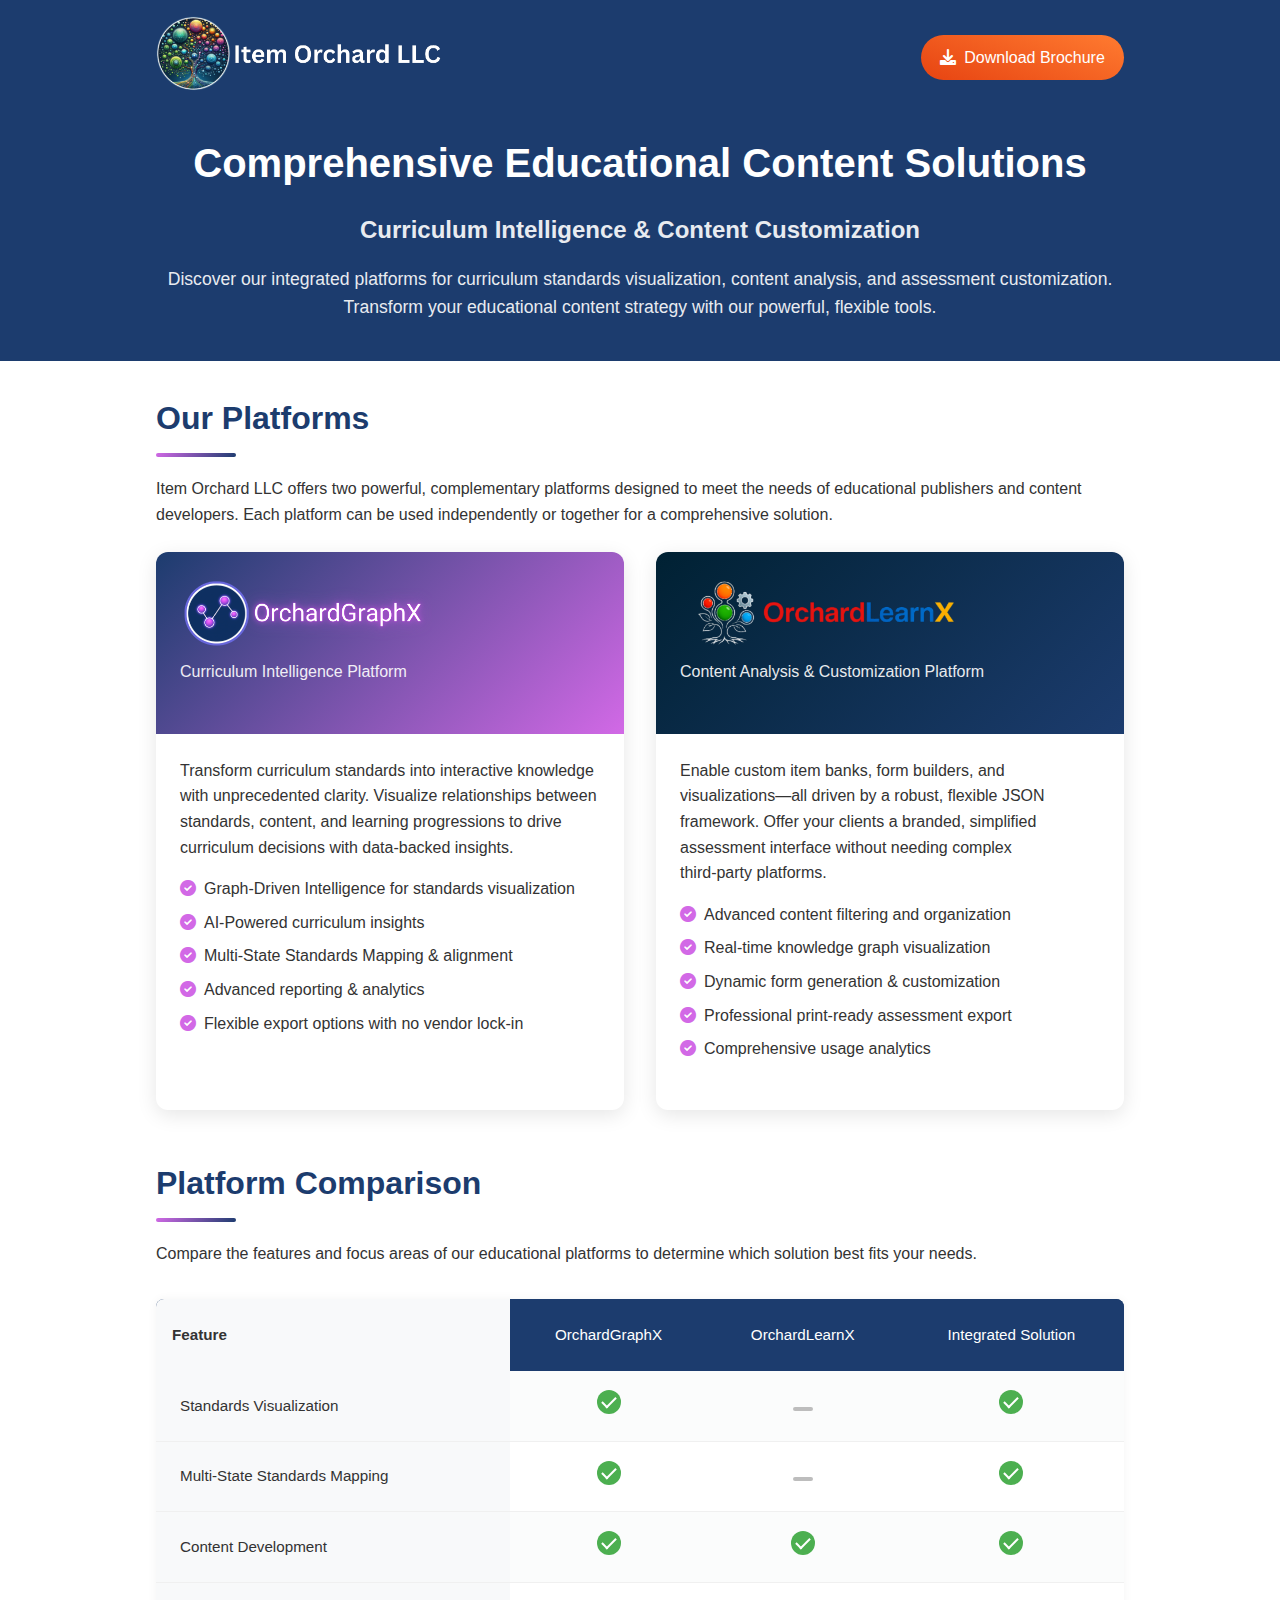
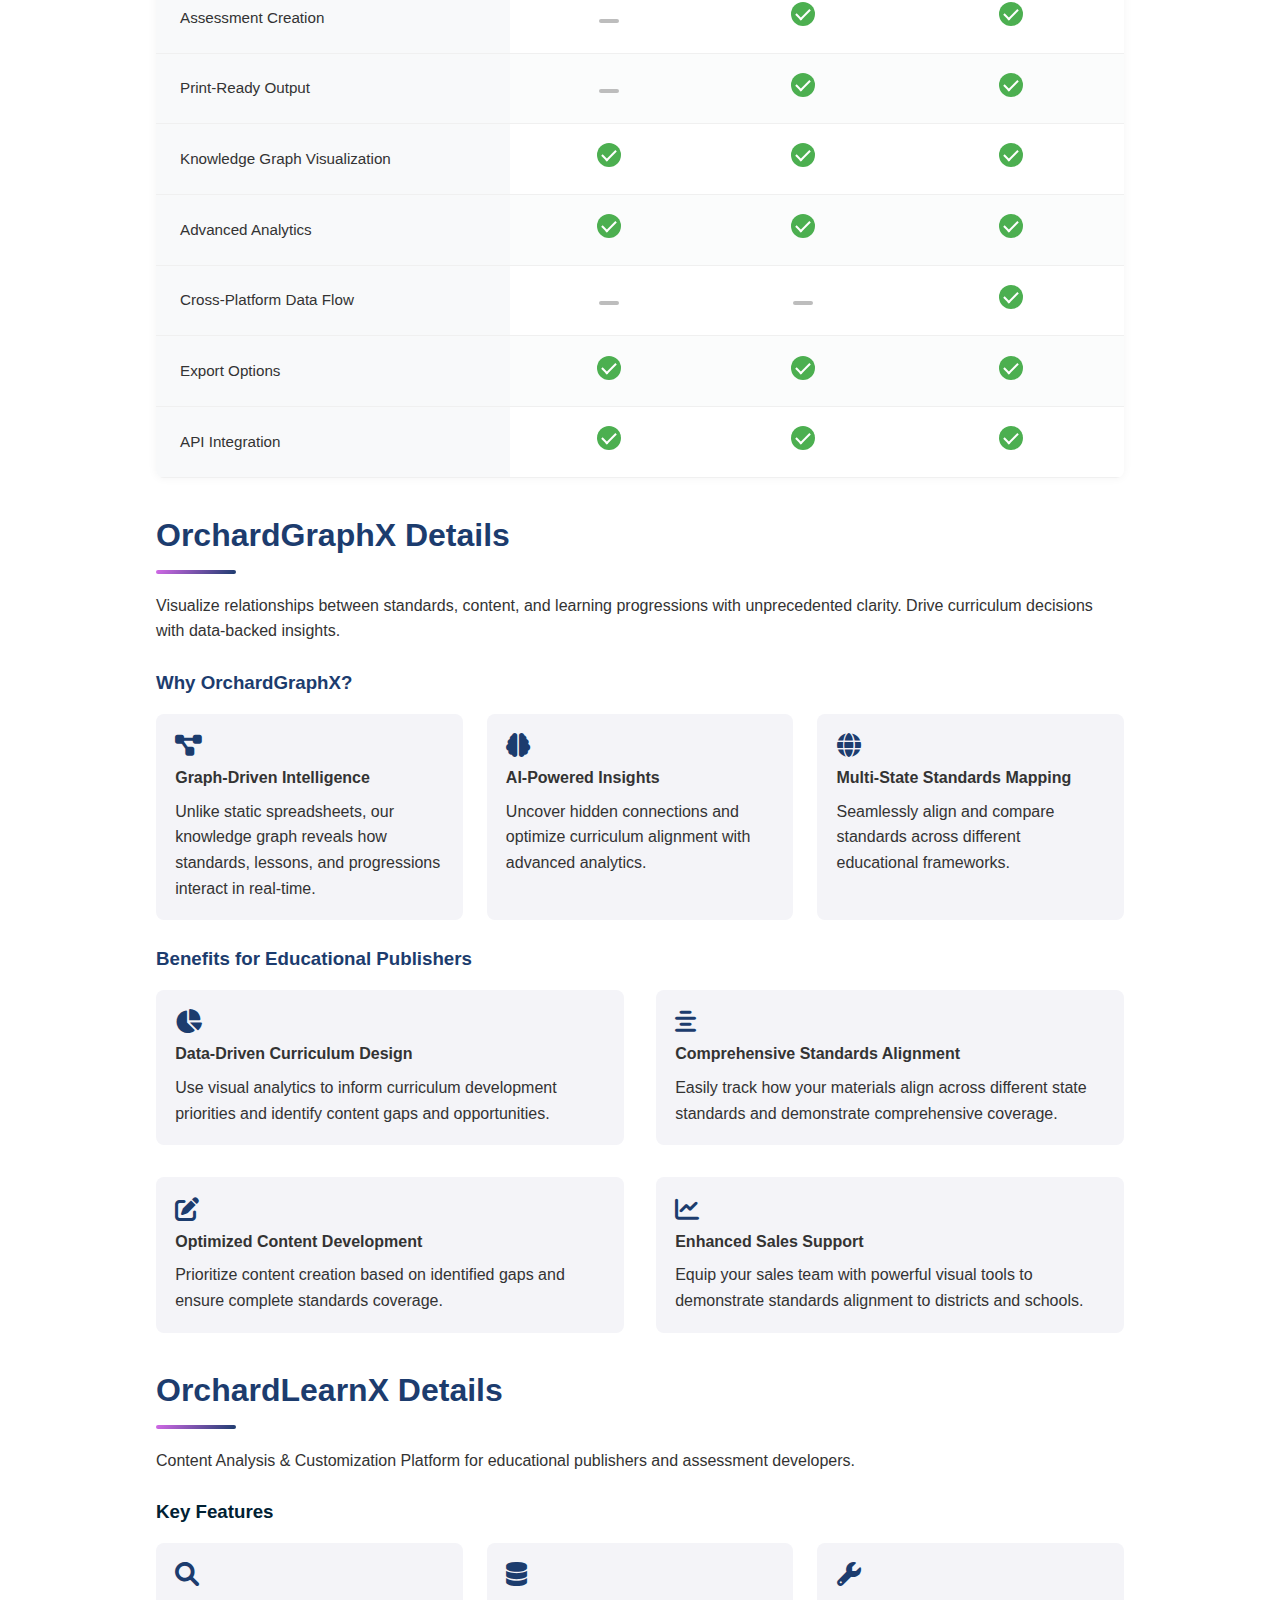
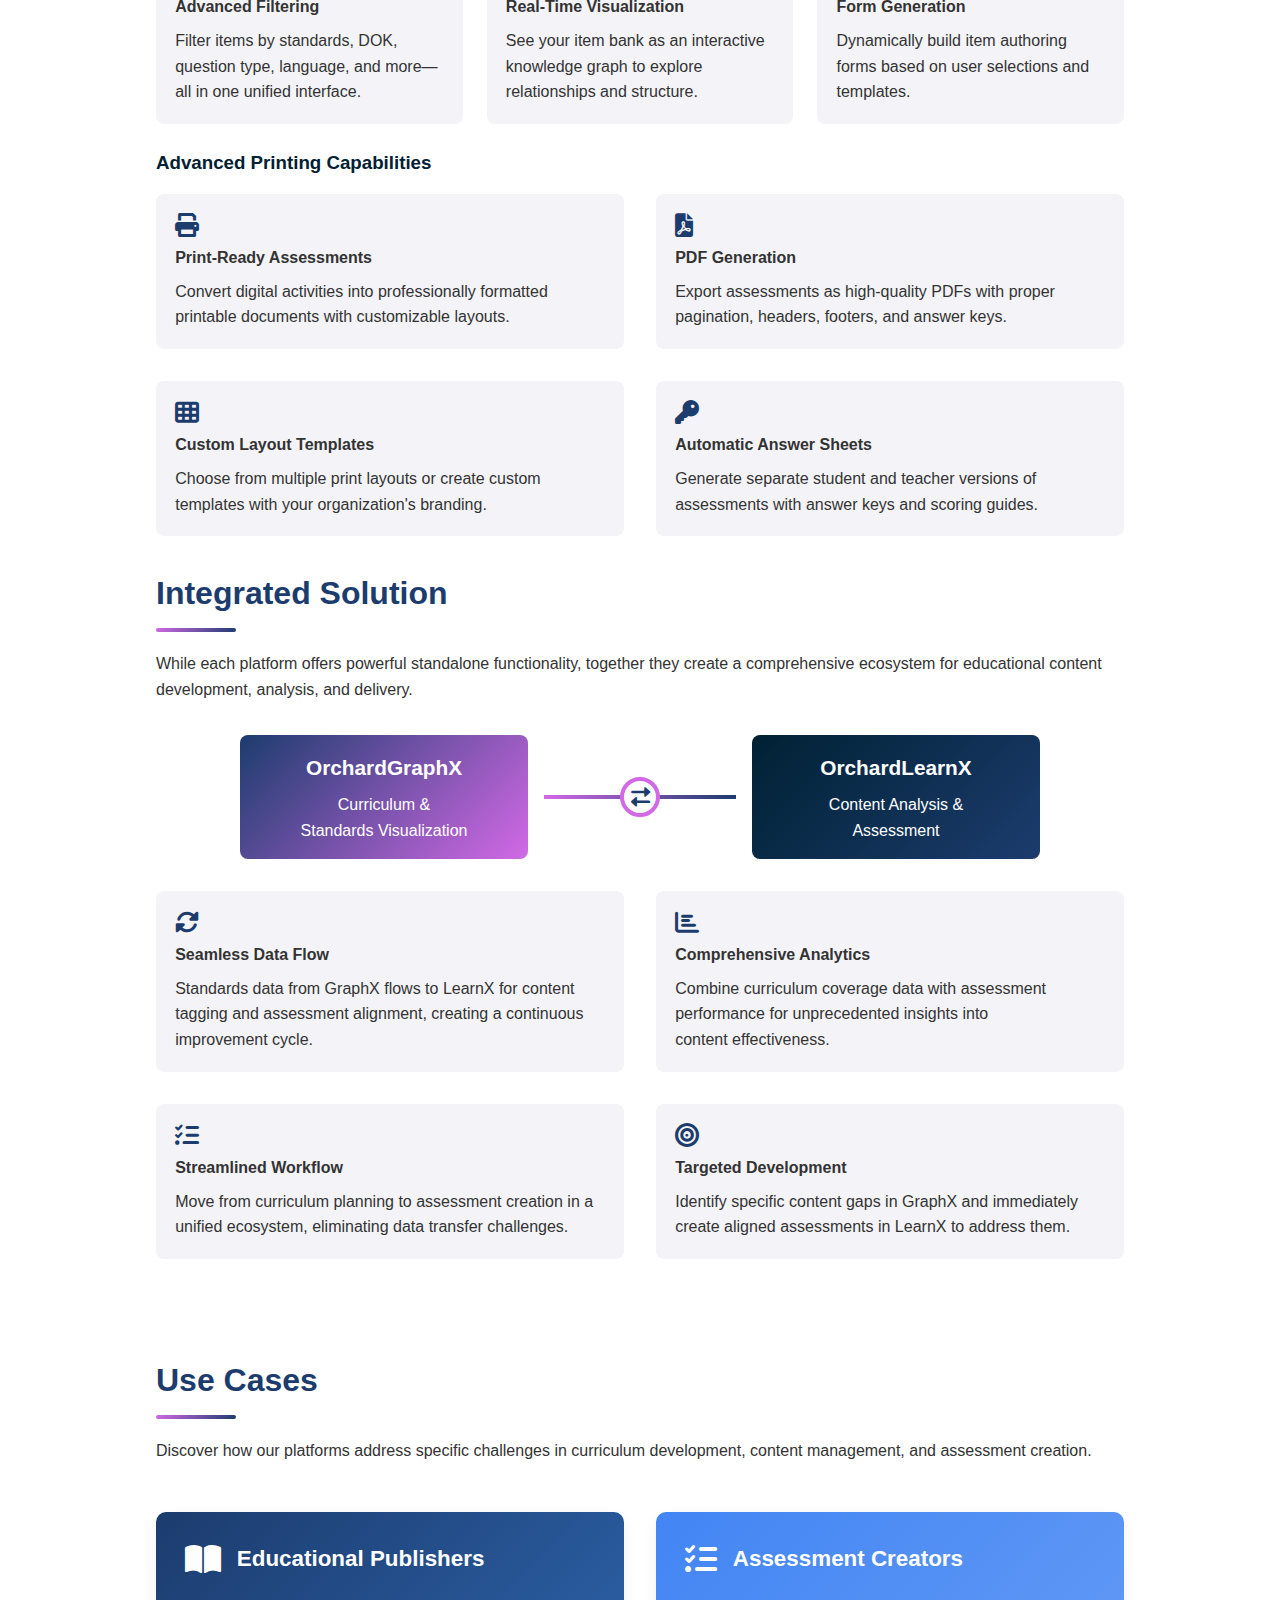
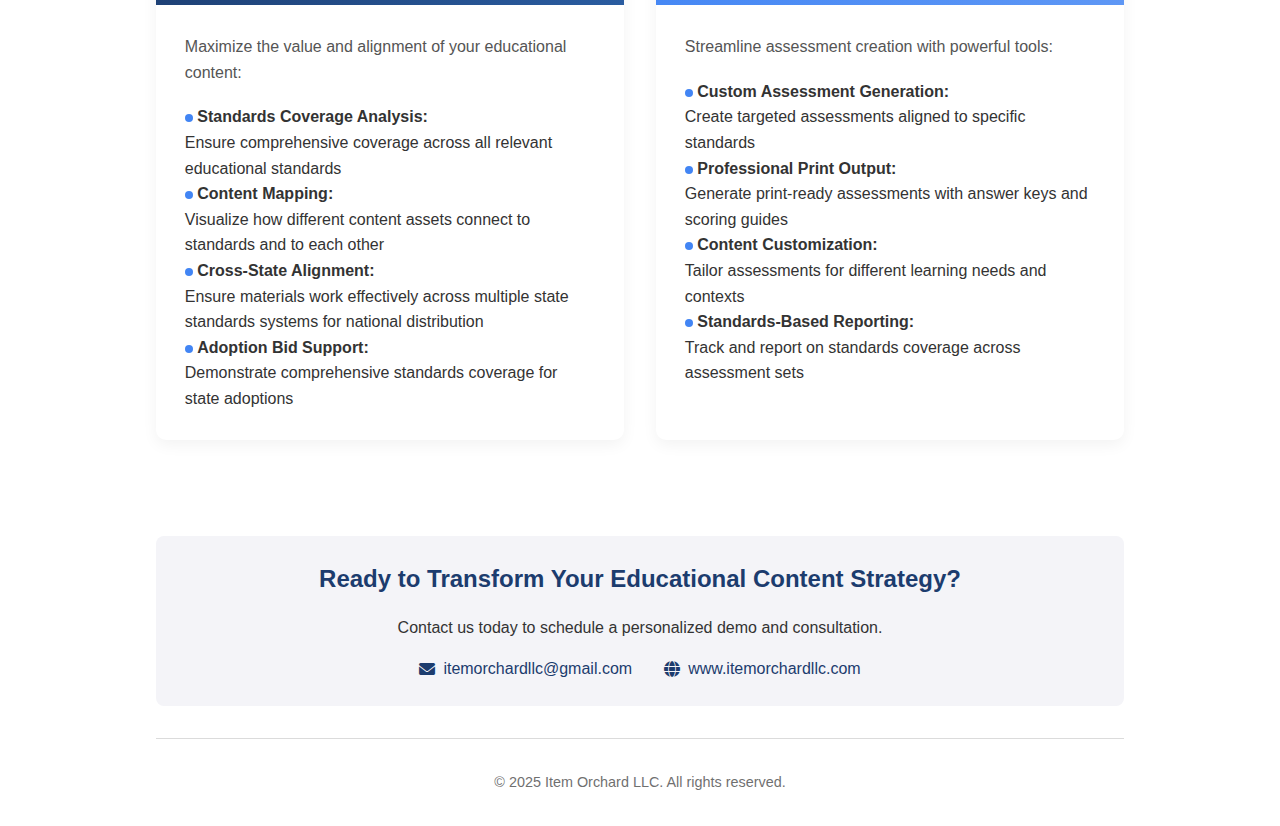
<file: products/integrated-solution.html>
<!DOCTYPE html>
<html lang="en">
<head>
    <meta charset="UTF-8">
    <meta name="viewport" content="width=device-width, initial-scale=1.0">
    <title>Orchard Education Platforms | PDF Brochure</title>
    <link rel="stylesheet" href="https://cdnjs.cloudflare.com/ajax/libs/font-awesome/6.0.0/css/all.min.css">
    <style>
        /* Print-specific styles */
        @media print {
            @page {
                size: letter;
                margin: 0.5in;
            }
            
            .page-break {
                page-break-after: always;
                break-after: page;
            }
            
            body {
                -webkit-print-color-adjust: exact !important;
                print-color-adjust: exact !important;
            }

            .no-print {
                display: none !important;
            }
            
            header {
                position: relative !important;
            }

            .section {
                break-inside: avoid;
            }
        }

        /* Use Cases Section Styles */
        .use-cases-section {
            padding: 4rem 0;
            background-color: transparent;
        }

        .use-cases-container {
            display: flex;
            justify-content: space-between;
            gap: 2rem;
            margin-top: 3rem;
        }

        .use-case-card {
            flex: 1;
            background-color: white;
            border-radius: 10px;
            overflow: hidden;
            box-shadow: 0 5px 15px rgba(0,0,0,0.05);
            transition: all 0.3s ease;
        }

        .use-case-card:hover {
            transform: translateY(-5px);
            box-shadow: 0 10px 25px rgba(0,0,0,0.1);
        }

        .card-header {
            padding: 1.8rem;
            color: white;
            display: flex;
            align-items: center;
            gap: 1rem;
        }

        .publisher-header {
            background: linear-gradient(135deg, #1c3c6e, #2a5ca0);
        }

        .assessment-header {
            background: linear-gradient(135deg, #4285F4, #5e97f5);
        }

        .card-header i {
            font-size: 2rem;
        }

        .card-header h3 {
            margin: 0;
            font-size: 1.4rem;
            font-weight: 600;
        }

        .card-content {
            padding: 1.8rem;
        }

        .card-content p {
            margin-bottom: 1.2rem;
            color: #555;
        }

        .card-content ul {
            list-style: none;
            padding: 0;
            margin: 0;
        }

        .card-content li {
            padding: 0.8rem 0;
            display: flex;
            align-items: flex-start;
            gap: 0.7rem;
            border-bottom: 1px solid #f0f0f0;
        }

        .card-content li:last-child {
            border-bottom: none;
        }

        .bullet-point {
            width: 8px;
            height: 8px;
            background-color: #4285F4;
            border-radius: 50%;
            margin-top: 0.5rem;
            display: inline-block;
            flex-shrink: 0;
        }

        .card-content strong {
            color: #333;
            font-weight: 600;
        }

        /* Responsive adjustments */
        @media (max-width: 992px) {
            .use-cases-container {
                flex-direction: column;
            }
            
            .use-case-card {
                width: 100%;
            }
        }

        /* Card-style Comparison Table */
        .card-comparison-table {
            width: 100%;
            border-collapse: separate;
            border-spacing: 0;
            margin: 2rem 0;
            font-size: 0.95rem;
            border-radius: 8px;
            overflow: hidden;
            box-shadow: 0 0 10px rgba(0,0,0,0.05);
        }

        /* Header styling */
        .card-comparison-table thead {
            background-color: #1c3c6e;
            color: white;
        }

        .card-comparison-table th {
            padding: 1.2rem 1rem;
            text-align: center;
            font-weight: 500;
        }

        .card-comparison-table .feature-header {
            background-color: #f8f9fa;
            color: #333;
            text-align: left;
            font-weight: 600;
        }

        .card-comparison-table .product-header {
            background-color: #1c3c6e;
            color: white;
            padding: 1.5rem 1rem;
        }

        /* Body styling */
        .card-comparison-table tbody tr {
            border-bottom: 1px solid #f0f0f0;
        }

        .card-comparison-table tbody tr:nth-child(odd) td:not(:first-child) {
            background-color: rgba(248, 249, 250, 0.5);
        }

        .card-comparison-table td {
            padding: 1.2rem 1rem;
            text-align: center;
            vertical-align: middle;
            border-bottom: 1px solid #f0f0f0;
        }

        .card-comparison-table td:first-child {
            background-color: #f8f9fa;
            text-align: left;
            font-weight: 500;
            padding-left: 1.5rem;
        }

        /* Check and minus symbols */
        .check-circle {
            display: inline-block;
            width: 24px;
            height: 24px;
            background-color: #4CAF50;
            border-radius: 50%;
            position: relative;
        }

        .check-circle::after {
            content: "";
            position: absolute;
            top: 50%;
            left: 50%;
            transform: translate(-50%, -60%) rotate(45deg);
            width: 6px;
            height: 12px;
            border-bottom: 2px solid white;
            border-right: 2px solid white;
        }

        .minus-line {
            display: inline-block;
            width: 20px;
            height: 4px;
            background-color: #bdbdbd;
            border-radius: 2px;
        }

        /* Responsive adjustments */
        @media (max-width: 768px) {
            .card-comparison-table {
                font-size: 0.85rem;
            }
            
            .card-comparison-table th,
            .card-comparison-table td {
                padding: 1rem 0.5rem;
            }
            
            .check-circle {
                width: 20px;
                height: 20px;
            }
            
            .check-circle::after {
                width: 5px;
                height: 10px;
            }
        }

        /* Common Variables */
        :root {
            --graphx-primary: #1c3c6e;
            --graphx-secondary: #d269e6;
            --learnx-primary: #002133;
            --learnx-blue: #1c3c6e;
            --learnx-red: #EA4335;
            --learnx-yellow: #FBBC05;
            --background-light: #f4f4f8;
            --text-dark: #333;
            --text-light: #fff;
        }

        /* Reset and Base Styles */
        * {
            margin: 0;
            padding: 0;
            box-sizing: border-box;
        }
        
        body {
            font-family: 'Helvetica Neue', Arial, sans-serif;
            line-height: 1.6;
            color: var(--text-dark);
            background-color: white;
        }

        .container {
            width: 100%;
            max-width: 1000px;
            margin: 0 auto;
            padding: 0 1rem;
        }

        .container-fluid {
            width: 100%;
            padding: 0;
        }

        /* Header Styles */
        header {
            background: linear-gradient(135deg, var(--graphx-primary), var(--learnx-blue));
            color: var(--text-light);
            padding: 1rem 0;
            width: 100%;
        }

        .header-content {
            display: flex;
            justify-content: space-between;
            align-items: center;
        }

        .header-actions {
            display: flex;
            align-items: center;
        }

        .download-btn {
    background: linear-gradient(200deg,#ff7b30, #e74412); /* Gradient from orange-red to yellowish-green */
    color: white;
    padding: 0.6rem 1.2rem;
    border-radius: 50px;
    font-weight: normal;
    text-decoration: none;
    display: flex;
    align-items: center;
    gap: 0.5rem;
    transition: all 0.3s ease;
}

.download-btn:hover {
    background: linear-gradient(200deg, #e74412, #ff7b30); /* Reversed gradient on hover */
    transform: translateY(-2px);
    box-shadow: 0 4px 10px rgba(0,0,0,0.15);
}


        .document-title {
            text-align: right;
            font-size: 1rem;
        }

        /* Hero Section */
        .hero {
            background: linear-gradient(135deg, var(--graphx-primary), var(--learnx-blue));
            color: var(--text-light);
            padding: 1rem 0;
            text-align: center;
            margin-bottom: 2rem;
        }

        .hero-content {
            max-width: 1000 px;
            margin: 0 auto;
        }

        .hero-title {
            font-size: 2.5rem;
            margin-bottom: 1rem;
        }

        .hero-subtitle {
            font-size: 1.5rem;
            margin-bottom: 1rem;
            opacity: 0.9;
        }

        .hero-description {
            font-size: 1.1rem;
            margin-bottom: 1.5rem;
            opacity: 0.9;
        }

        /* Section Styles */
        .section {
            margin-bottom: 2rem;
        }

        .section-title {
    font-size: 2rem;
    color: var(--graphx-primary);
    margin-bottom: 1.2rem;
    position: relative;
    padding-bottom: 0.8rem;
}

.section-title::after {
    content: '';
    position: absolute;
    bottom: 0;
    left: 0;
    width: 80px;
    height: 4px;
    background: linear-gradient(135deg, var(--graphx-secondary), var(--learnx-blue));
    border-radius: 2px;
}

        .section-description {
            margin-bottom: 1.5rem;
        }

        /* Platform Cards */
        .platforms-container {
    display: flex;
    gap: 2rem;
    margin-bottom: 3rem;
}

.platform-card {
    flex: 1;
    border-radius: 12px;
    overflow: hidden;
    box-shadow: 0 5px 20px rgba(0,0,0,0.1);
}

        .platform-header {
            padding: 1.5rem;
            color: white;
        }

        .graphx-header {
            background: linear-gradient(135deg, var(--graphx-primary), var(--graphx-secondary));
        }

        .learnx-header {
            background: linear-gradient(135deg, var(--learnx-primary), var(--learnx-blue));
        }

        .platform-title {
            font-size: 1.5rem;
            margin-bottom: 0.5rem;
        }

        .platform-subtitle {
            font-size: 1rem;
            opacity: 0.9;
        }

        .platform-content {
            padding: 1.5rem;
        }

        .platform-description {
            margin-bottom: 1rem;
        }

        /* Features Grid */
        .features-grid {
    display: grid;
    grid-template-columns: repeat(2, 1fr);
    gap: 2rem;
    margin-bottom: 2rem;
}
        
        .features-grid-3 {
            display: grid;
            grid-template-columns: repeat(3, 1fr);
            gap: 1.5rem;
            margin-bottom: 1.5rem;
        }

        .feature-card {
            background-color: var(--background-light);
            border-radius: 8px;
            padding: 1.2rem;
        }

        .feature-card i {
            color: var(--graphx-primary);
            font-size: 1.5rem;
            margin-bottom: 0.5rem;
        }

        .feature-card h4 {
            margin-bottom: 0.5rem;
        }

        /* Table of Contents */
        .toc {
            background-color: var(--background-light);
            padding: 1.5rem;
            border-radius: 8px;
            margin-bottom: 2rem;
        }
        
        .toc-title {
            font-size: 1.3rem;
            color: var(--graphx-primary);
            margin-bottom: 1rem;
            border-bottom: 1px solid var(--graphx-secondary);
            padding-bottom: 0.5rem;
        }
        
        .toc-list {
            list-style: none;
        }
        
        .toc-item {
            margin-bottom: 0.8rem;
            display: flex;
        }
        
        .toc-item-number {
            color: var(--graphx-secondary);
            font-weight: bold;
            margin-right: 0.5rem;
            min-width: 1.5rem;
        }
        
        .toc-item-text {
            flex: 1;
        }
        
        .toc-item-dots {
            flex: 1;
            border-bottom: 1px dotted #ccc;
            margin: 0 0.5rem;
            position: relative;
            top: -5px;
        }
        
        .toc-item-page {
            color: var(--graphx-primary);
            font-weight: bold;
        }

        /* Integration Section */
        .integration-diagram {
            display: flex;
            align-items: center;
            justify-content: center;
            gap: 1rem;
            margin: 2rem 0;
        }

        .platform-box {
            width: 3in;
            padding: 1rem;
            border-radius: 8px;
            text-align: center;
            color: white;
        }

        .graphx-box {
            background: linear-gradient(135deg, var(--graphx-primary), var(--graphx-secondary));
        }

        .learnx-box {
            background: linear-gradient(135deg, var(--learnx-primary), var(--learnx-blue));
        }

        .connector {
            display: flex;
            align-items: center;
            justify-content: center;
            position: relative;
            width: 2in;
        }

        .connector::before {
            content: '';
            height: 4px;
            width: 100%;
            background: linear-gradient(to right, var(--graphx-secondary), var(--learnx-blue));
            position: absolute;
        }

        .connector-icon {
            background-color: white;
            border: 4px solid var(--graphx-secondary);
            color: var(--graphx-primary);
            width: 40px;
            height: 40px;
            border-radius: 50%;
            display: flex;
            align-items: center;
            justify-content: center;
            font-size: 1.2rem;
            position: relative;
        }

        /* Feature List */
        .feature-list {
            list-style: none;
            margin-bottom: 1.5rem;
        }

        .feature-list li {
            margin-bottom: 0.5rem;
            display: flex;
            align-items: flex-start;
        }

        .feature-list i {
            color: var(--graphx-secondary);
            margin-right: 0.5rem;
            min-width: 16px;
            margin-top: 4px;
        }

        /* Contact Section */
        .contact-section {
            background-color: var(--background-light);
            padding: 1.5rem;
            border-radius: 8px;
            text-align: center;
            margin-bottom: 2rem;
        }

        .contact-title {
            font-size: 1.5rem;
            color: var(--graphx-primary);
            margin-bottom: 1rem;
        }

        .contact-info {
            display: flex;
            justify-content: center;
            gap: 2rem;
            margin-top: 1rem;
        }

        .contact-method {
            display: flex;
            align-items: center;
            gap: 0.5rem;
        }

        .contact-method i {
            color: var(--graphx-primary);
        }

        /* Footer */
        footer {
            text-align: center;
            padding: 2rem 0;
            color: var(--text-dark);
            opacity: 0.7;
            font-size: 0.9rem;
            border-top: 1px solid #ccc;
        }
    </style>
</head>
<body>
    

    <header>
        <div class="container-fluid header-bg">
            <div class="container">
                <div class="header-content">
                    <div class="logo-container">
                        <img src="ItemOrchardLLC.png" alt="Item Orchard LLC" class="company-logo" style="height: 75px; width: auto;">
                    </div>
                    <div class="header-actions">
                        <a href="Integrated_Brochure.pdf" download class="download-btn">
                            <i class="fas fa-download"></i> Download Brochure
                        </a>

                    </div>
                </div>
            </div>
        </div>
    </header>

    <section class="hero">
        <div class="container">
            <div class="hero-content">
                <h1 class="hero-title">Comprehensive Educational Content Solutions</h1>
                <h2 class="hero-subtitle">Curriculum Intelligence & Content Customization</h2>
                <p class="hero-description">
                    Discover our integrated platforms for curriculum standards visualization, content analysis, and assessment customization. Transform your educational content strategy with our powerful, flexible tools.
                </p>
            </div>
        </div>
    </section>

    <div class="container">
        

        <section class="section">
            <h2 class="section-title">Our Platforms</h2>
            <p class="section-description">
                Item Orchard LLC offers two powerful, complementary platforms designed to meet the needs of educational publishers and content developers. Each platform can be used independently or together for a comprehensive solution.
            </p>

            <div class="platforms-container">
                <div class="platform-card">
                    <div class="platform-header graphx-header">
                        <h3 class="platform-title">
                            <img src="OrchardGraphX.png" alt="OrchardGraphX Logo" style="height: 75px; vertical-align: middle; margin-right: 10px;">
                        </h3>
                        <p class="platform-subtitle">Curriculum Intelligence Platform</p><br>
                    </div>
                    <div class="platform-content">
                        <p class="platform-description">
                            Transform curriculum standards into interactive knowledge with unprecedented clarity. Visualize relationships between standards, content, and learning progressions to drive curriculum decisions with data-backed insights.
                        </p>
                        <ul class="feature-list">
                            <li><i class="fas fa-check-circle"></i> Graph-Driven Intelligence for standards visualization</li>
                            <li><i class="fas fa-check-circle"></i> AI-Powered curriculum insights</li>
                            <li><i class="fas fa-check-circle"></i> Multi-State Standards Mapping & alignment</li>
                            <li><i class="fas fa-check-circle"></i> Advanced reporting & analytics</li>
                            <li><i class="fas fa-check-circle"></i> Flexible export options with no vendor lock-in</li>
                        </ul>
                    </div>
                </div>

                <div class="platform-card">
                    <div class="platform-header learnx-header">
                        <h3 class="platform-title">
                            <img src="OrchardLearnX.png" alt="OrchardLearnX Logo" style="height: 75px; vertical-align: middle; margin-right: 10px;">
                        </h3>
                        <p class="platform-subtitle">Content Analysis & <nobr>Customization Platform</nobr></p><br>
                    </div>
                    <div class="platform-content">
                        <p class="platform-description">
                            Enable custom item banks, form builders, and visualizations—all driven by a robust, flexible JSON framework. Offer your clients a branded, simplified assessment interface without needing complex <br>third-party platforms.
                        </p>
                        <ul class="feature-list">
                            <li><i class="fas fa-check-circle"></i> Advanced content filtering and organization</li>
                            <li><i class="fas fa-check-circle"></i> Real-time knowledge graph visualization</li>
                            <li><i class="fas fa-check-circle"></i> Dynamic form generation & customization</li>
                            <li><i class="fas fa-check-circle"></i> Professional print-ready assessment export</li>
                            <li><i class="fas fa-check-circle"></i> Comprehensive usage analytics</li>
                        </ul>
                    </div>
                </div>
            </div>
        </section>

        <!-- Page Break -->
        <div class="page-break"></div>
        
        <!-- Platform Comparison -->
        <section class="section">
            <h2 class="section-title">Platform Comparison</h2>
            <p class="section-description">
                Compare the features and focus areas of our educational platforms to determine which solution best fits your needs.
            </p>
            
            <table class="card-comparison-table">
                <thead>
                    <tr>
                        <th class="feature-header">Feature</th>
                        <th class="product-header">OrchardGraphX</th>
                        <th class="product-header">OrchardLearnX</th>
                        <th class="product-header">Integrated Solution</th>
                    </tr>
                </thead>
                <tbody>
                    <tr>
                        <td>Standards Visualization</td>
                        <td><span class="check-circle"></span></td>
                        <td><span class="minus-line"></span></td>
                        <td><span class="check-circle"></span></td>
                    </tr>
                    <tr>
                        <td>Multi-State Standards Mapping</td>
                        <td><span class="check-circle"></span></td>
                        <td><span class="minus-line"></span></td>
                        <td><span class="check-circle"></span></td>
                    </tr>
                    <tr>
                        <td>Content Development</td>
                        <td><span class="check-circle"></span></td>
                        <td><span class="check-circle"></span></td>
                        <td><span class="check-circle"></span></td>
                    </tr>
                    <tr>
                        <td>Assessment Creation</td>
                        <td><span class="minus-line"></span></td>
                        <td><span class="check-circle"></span></td>
                        <td><span class="check-circle"></span></td>
                    </tr>
                    <tr>
                        <td>Print-Ready Output</td>
                        <td><span class="minus-line"></span></td>
                        <td><span class="check-circle"></span></td>
                        <td><span class="check-circle"></span></td>
                    </tr>
                    <tr>
                        <td>Knowledge Graph Visualization</td>
                        <td><span class="check-circle"></span></td>
                        <td><span class="check-circle"></span></td>
                        <td><span class="check-circle"></span></td>
                    </tr>
                    <tr>
                        <td>Advanced Analytics</td>
                        <td><span class="check-circle"></span></td>
                        <td><span class="check-circle"></span></td>
                        <td><span class="check-circle"></span></td>
                    </tr>
                    <tr>
                        <td>Cross-Platform Data Flow</td>
                        <td><span class="minus-line"></span></td>
                        <td><span class="minus-line"></span></td>
                        <td><span class="check-circle"></span></td>
                    </tr>
                    <tr>
                        <td>Export Options</td>
                        <td><span class="check-circle"></span></td>
                        <td><span class="check-circle"></span></td>
                        <td><span class="check-circle"></span></td>
                    </tr>
                    <tr>
                        <td>API Integration</td>
                        <td><span class="check-circle"></span></td>
                        <td><span class="check-circle"></span></td>
                        <td><span class="check-circle"></span></td>
                    </tr>
                </tbody>
            </table>
        </section>

        <!-- Page Break -->
        <div class="page-break"></div>

        <section class="section">
            <h2 class="section-title">OrchardGraphX Details</h2>
            <p class="section-description">
                Visualize relationships between standards, content, and learning progressions with unprecedented clarity. Drive curriculum decisions with data-backed insights.
            </p>

            <h3 style="margin-bottom: 1rem; color: var(--graphx-primary);">Why OrchardGraphX?</h3>
            <div class="features-grid-3">
                <div class="feature-card">
                    <i class="fas fa-project-diagram"></i>
                    <h4>Graph-Driven Intelligence</h4>
                    <p>Unlike static spreadsheets, our knowledge graph reveals how standards, lessons, and progressions interact in real-time.</p>
                </div>
                <div class="feature-card">
                    <i class="fas fa-brain"></i>
                    <h4>AI-Powered Insights</h4>
                    <p>Uncover hidden connections and optimize curriculum alignment with advanced analytics.</p>
                </div>
                <div class="feature-card">
                    <i class="fas fa-globe"></i>
                    <h4>Multi-State Standards Mapping</h4>
                    <p>Seamlessly align and compare standards across different educational frameworks.</p>
                </div>
            </div>

            <h3 style="margin: 1.5rem 0 1rem; color: var(--graphx-primary);">Benefits for Educational Publishers</h3>
            <div class="features-grid">
                <div class="feature-card">
                    <i class="fas fa-chart-pie"></i>
                    <h4>Data-Driven Curriculum Design</h4>
                    <p>Use visual analytics to inform curriculum development priorities and identify content gaps and opportunities.</p>
                </div>
                <div class="feature-card">
                    <i class="fas fa-align-center"></i>
                    <h4>Comprehensive Standards Alignment</h4>
                    <p>Easily track how your materials align across different state standards and demonstrate comprehensive coverage.</p>
                </div>
                <div class="feature-card">
                    <i class="fas fa-edit"></i>
                    <h4>Optimized Content Development</h4>
                    <p>Prioritize content creation based on identified gaps and ensure complete standards coverage.</p>
                </div>
                <div class="feature-card">
                    <i class="fas fa-chart-line"></i>
                    <h4>Enhanced Sales Support</h4>
                    <p>Equip your sales team with powerful visual tools to demonstrate standards alignment to districts and schools.</p>
                </div>
            </div>
        </section>

        <!-- Page Break -->
        <div class="page-break"></div>

        <section class="section">
            <h2 class="section-title">OrchardLearnX Details</h2>
            <p class="section-description">
                Content Analysis & Customization Platform for educational publishers and assessment developers.
            </p>

            <h3 style="margin-bottom: 1rem; color: var(--learnx-primary);">Key Features</h3>
            <div class="features-grid-3">
                <div class="feature-card">
                    <i class="fas fa-search"></i>
                    <h4>Advanced Filtering</h4>
                    <p>Filter items by standards, DOK, question type, language, and more—all in one unified interface.</p>
                </div>
                <div class="feature-card">
                    <i class="fas fa-database"></i>
                    <h4>Real-Time Visualization</h4>
                    <p>See your item bank as an interactive knowledge graph to explore relationships and structure.</p>
                </div>
                <div class="feature-card">
                    <i class="fas fa-wrench"></i>
                    <h4>Form Generation</h4>
                    <p>Dynamically build item authoring forms based on user selections and templates.</p>
                </div>
            </div>

            <h3 style="margin: 1.5rem 0 1rem; color: var(--learnx-primary);">Advanced Printing Capabilities</h3>
            <div class="features-grid">
                <div class="feature-card">
                    <i class="fas fa-print"></i>
                    <h4>Print-Ready Assessments</h4>
                    <p>Convert digital activities into professionally formatted printable documents with customizable layouts.</p>
                </div>
                <div class="feature-card">
                    <i class="fas fa-file-pdf"></i>
                    <h4>PDF Generation</h4>
                    <p>Export assessments as high-quality PDFs with proper pagination, headers, footers, and answer keys.</p>
                </div>
                <div class="feature-card">
                    <i class="fas fa-th"></i>
                    <h4>Custom Layout Templates</h4>
                    <p>Choose from multiple print layouts or create custom templates with your organization's branding.</p>
                </div>
                <div class="feature-card">
                    <i class="fas fa-key"></i>
                    <h4>Automatic Answer Sheets</h4>
                    <p>Generate separate student and teacher versions of assessments with answer keys and scoring guides.</p>
                </div>
            </div>
        </section>

        <!-- Page Break -->
        <div class="page-break"></div>

        <section class="section">
            <h2 class="section-title">Integrated Solution</h2>
            <p class="section-description">
                While each platform offers powerful standalone functionality, together they create a comprehensive ecosystem for educational content development, analysis, and delivery.
            </p>

            <div class="integration-diagram">
                <div class="platform-box graphx-box">
                    <h4 style="font-size: 1.3rem; margin-bottom: 0.5rem;">OrchardGraphX</h4>
                    <p>Curriculum & <nobr>Standards Visualization</nobr></p>
                </div>
                
                <div class="connector">
                    <div class="connector-icon">
                        <i class="fas fa-exchange-alt"></i>
                    </div>
                </div>
                
                <div class="platform-box learnx-box">
                    <h4 style="font-size: 1.3rem; margin-bottom: 0.5rem;">OrchardLearnX</h4>
                    <p>Content Analysis & <br>Assessment</p>
                </div>
            </div>

            <div class="features-grid">
                <div class="feature-card">
                    <i class="fas fa-sync-alt"></i>
                    <h4>Seamless Data Flow</h4>
                    <p>Standards data from GraphX flows to LearnX for content tagging and assessment alignment, creating a continuous improvement cycle.</p>
                </div>
                <div class="feature-card">
                    <i class="fas fa-chart-bar"></i>
                    <h4>Comprehensive Analytics</h4>
                    <p>Combine curriculum coverage data with assessment performance for unprecedented insights into <nobr>content effectiveness.</nobr></p>
                </div>
                <div class="feature-card">
                    <i class="fas fa-tasks"></i>
                    <h4>Streamlined Workflow</h4>
                    <p>Move from curriculum planning to assessment creation in a unified ecosystem, eliminating data <nobr>transfer challenges.</nobr></p>
                </div>
                <div class="feature-card">
                    <i class="fas fa-bullseye"></i>
                    <h4>Targeted Development</h4>
                    <p>Identify specific content gaps in GraphX and immediately create aligned assessments in LearnX to address them.</p>
                </div>
            </div>
        </section>

        <section class="section use-cases-section">
            <h2 class="section-title">Use Cases</h2>
            <p class="section-description">
                Discover how our platforms address specific challenges in curriculum development, content management, and assessment creation.
            </p>
        
            <div class="use-cases-container">
                <div class="use-case-card">
                    <div class="card-header publisher-header">
                        <i class="fas fa-book-open"></i>
                        <h3>Educational Publishers</h3>
                    </div>
                    <div class="card-content">
                        <p>Maximize the value and alignment of your educational content:</p>
                        
                        <div class="feature-item">
                            <div class="feature-label">
                                <span class="bullet-point"></span>
                                <strong>Standards Coverage Analysis:</strong>
                            </div>
                            <div class="feature-description">
                                Ensure comprehensive coverage across all relevant educational standards
                            </div>
                        </div>
                        
                        <div class="feature-item">
                            <div class="feature-label">
                                <span class="bullet-point"></span>
                                <strong>Content Mapping:</strong>
                            </div>
                            <div class="feature-description">
                                Visualize how different content assets connect to standards and to each other
                            </div>
                        </div>
                        
                        <div class="feature-item">
                            <div class="feature-label">
                                <span class="bullet-point"></span>
                                <strong>Cross-State Alignment:</strong>
                            </div>
                            <div class="feature-description">
                                Ensure materials work effectively across multiple state standards systems for national distribution
                            </div>
                        </div>
                        
                        <div class="feature-item">
                            <div class="feature-label">
                                <span class="bullet-point"></span>
                                <strong>Adoption Bid Support:</strong>
                            </div>
                            <div class="feature-description">
                                Demonstrate comprehensive standards coverage for state adoptions
                            </div>
                        </div>
                    </div>
                </div>
        
                <div class="use-case-card">
                    <div class="card-header assessment-header">
                        <i class="fas fa-tasks"></i>
                        <h3>Assessment Creators</h3>
                    </div>
                    <div class="card-content">
                        <p>Streamline assessment creation with powerful tools:</p>
                        
                        <div class="feature-item">
                            <div class="feature-label">
                                <span class="bullet-point"></span>
                                <strong>Custom Assessment Generation:</strong>
                            </div>
                            <div class="feature-description">
                                Create targeted assessments aligned to specific standards
                            </div>
                        </div>
                        
                        <div class="feature-item">
                            <div class="feature-label">
                                <span class="bullet-point"></span>
                                <strong>Professional Print Output:</strong>
                            </div>
                            <div class="feature-description">
                                Generate print-ready assessments with answer keys and scoring guides
                            </div>
                        </div>
                        
                        <div class="feature-item">
                            <div class="feature-label">
                                <span class="bullet-point"></span>
                                <strong>Content Customization:</strong>
                            </div>
                            <div class="feature-description">
                                Tailor assessments for different learning needs and contexts
                            </div>
                        </div>
                        
                        <div class="feature-item">
                            <div class="feature-label">
                                <span class="bullet-point"></span>
                                <strong>Standards-Based Reporting:</strong>
                            </div>
                            <div class="feature-description">
                                Track and report on standards coverage across assessment sets
                            </div>
                        </div>
                    </div>
                </div>
            </div>
        </section>

        <!-- Page Break -->
        <div class="page-break"></div>

        <section class="contact-section">
            <h2 class="contact-title">Ready to Transform Your Educational Content Strategy?</h2>
            <p>Contact us today to schedule a personalized demo and consultation.</p>
            
            <div class="contact-info">
                <div class="contact-method">
                    <a href="mailto:itemorchardllc@gmail.com" style="display: flex; align-items: center; gap: 0.5rem; color: #1c3c6e; text-decoration: none;">
                        <i class="fas fa-envelope" style="color: #1c3c6e;"></i>
                        <span>itemorchardllc@gmail.com</span>
                    </a>
                </div>
                
                <div class="contact-method">
                    <a href="https://www.itemorchardllc.com" target="_blank" style="display: flex; align-items: center; gap: 0.5rem; color: #1c3c6e; text-decoration: none;">
                        <i class="fas fa-globe" style="color: #1c3c6e;"></i>
                        <span>www.itemorchardllc.com</span>
                    </a>
                </div>
            </div>
        </section>

        <footer>
            <p>&copy; 2025 Item Orchard LLC. All rights reserved.</p>
        </footer>
    </div>

    <script>
        // Optional: Add this script if you want to automatically open the print dialog when the page loads
        /*
        window.onload = function() {
            setTimeout(function() {
                window.print();
            }, 1000);
        };
        */
    </script>
</body>
</html>
</file>
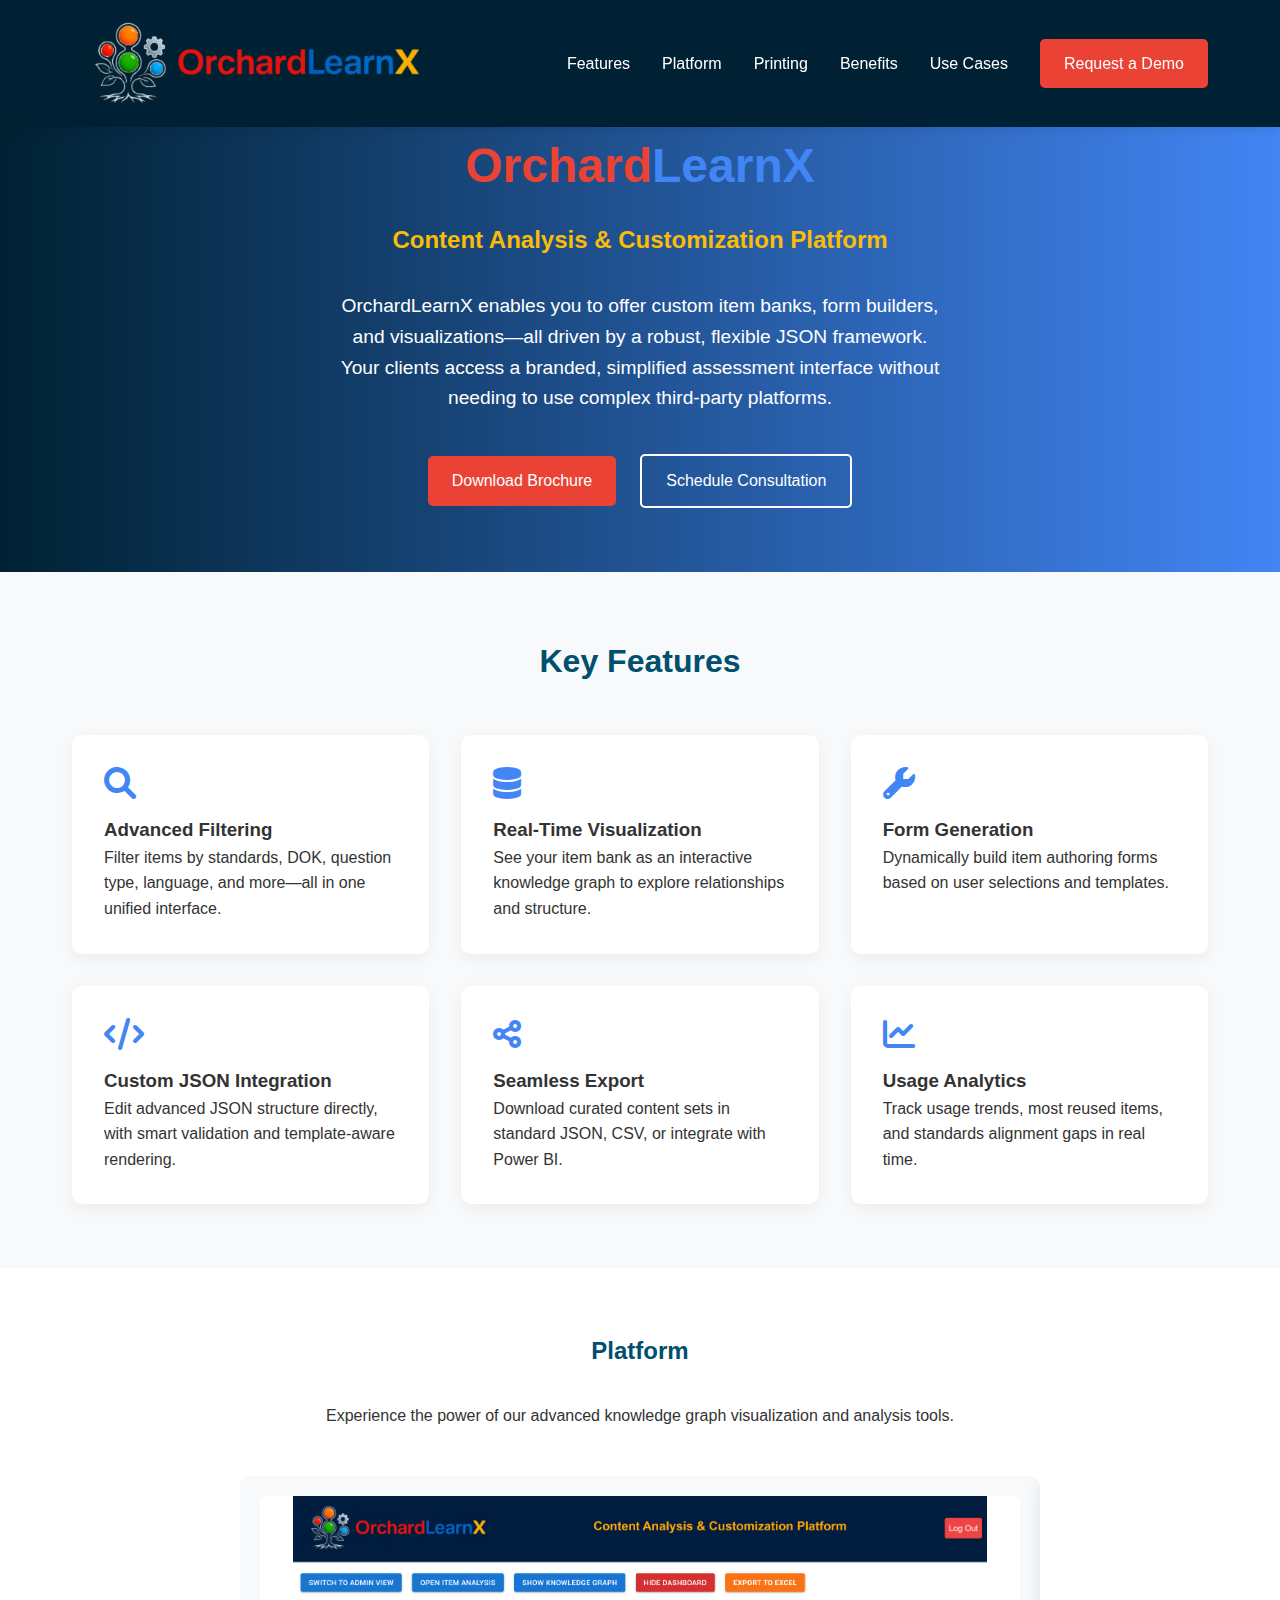
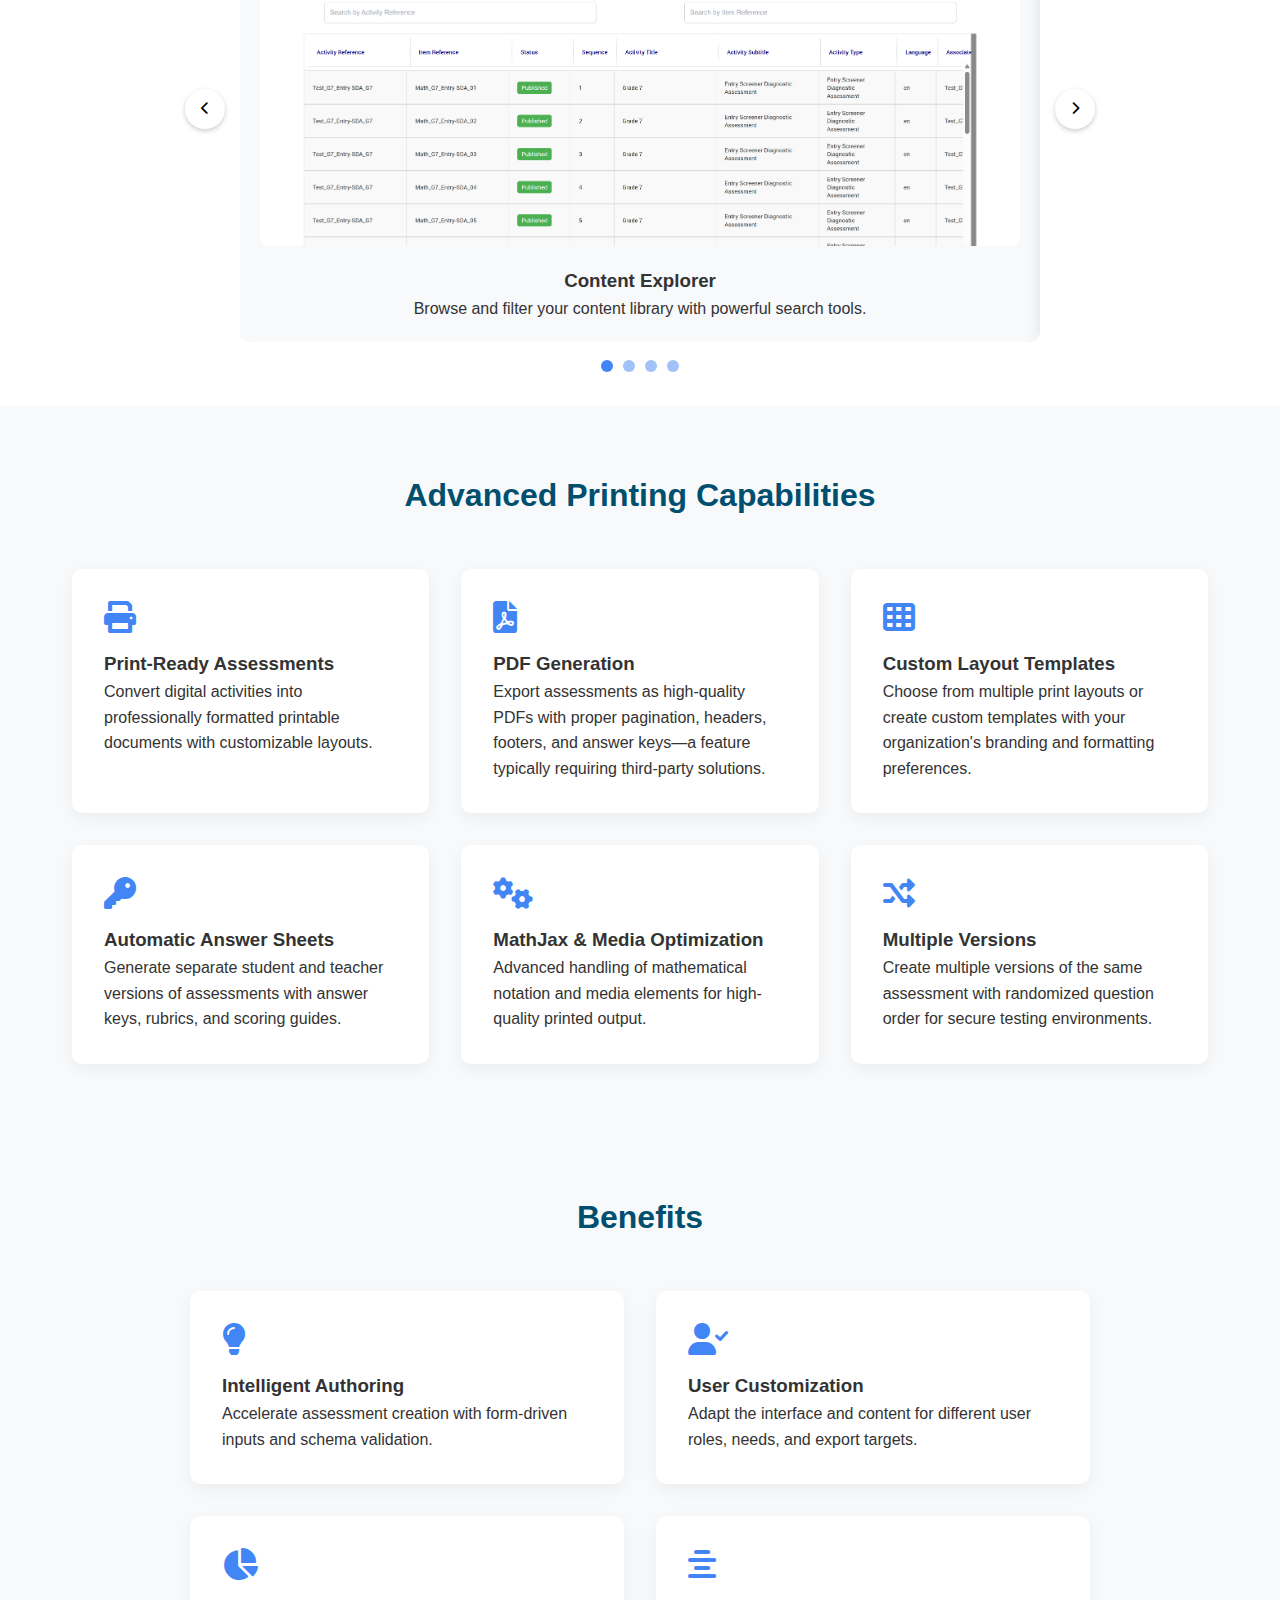
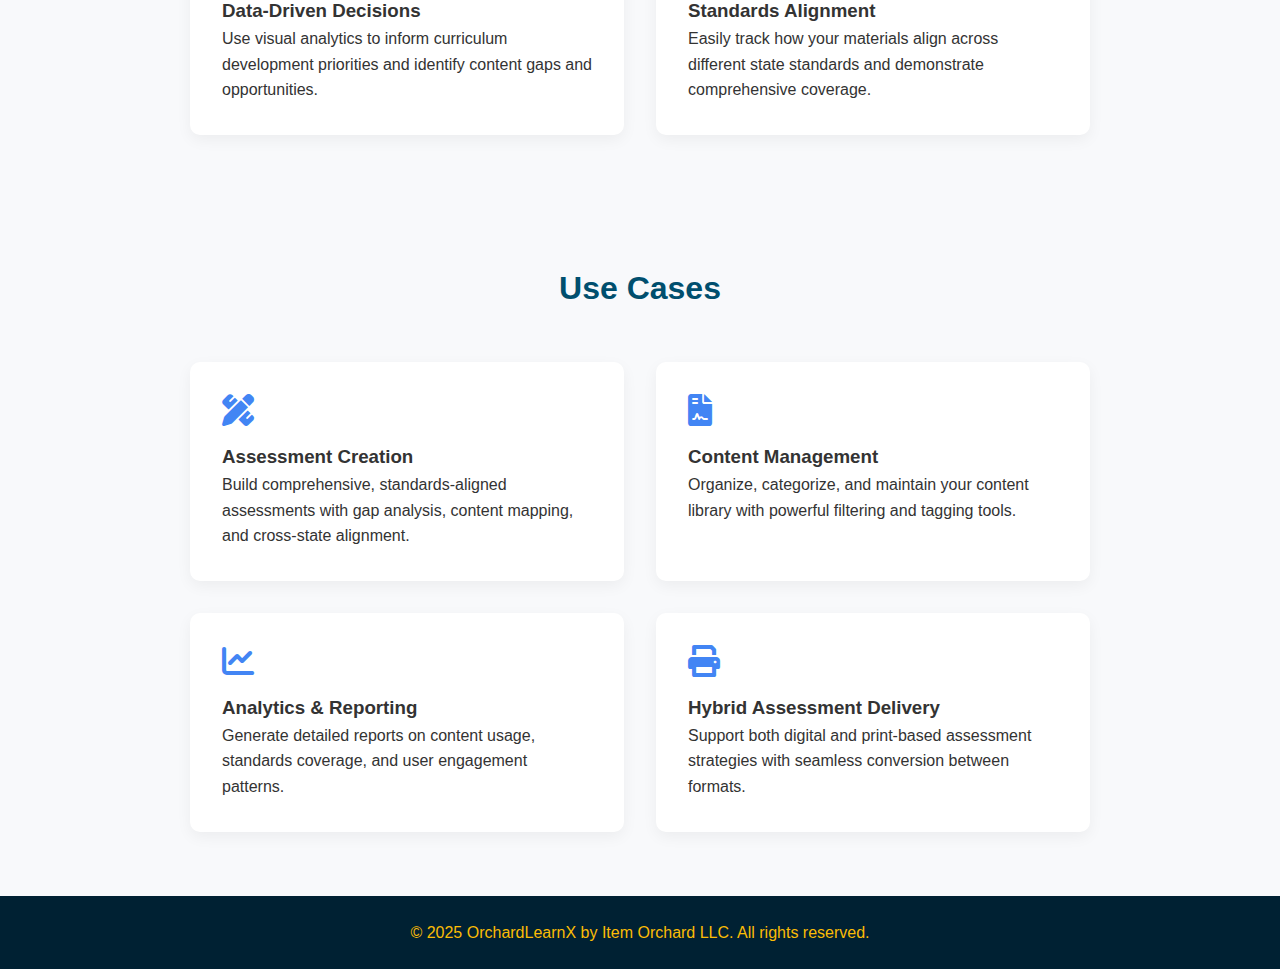
<file: products/orchardlearnx.html>
<!DOCTYPE html>
<html lang="en">
    <head>
        <meta charset="UTF-8">
        <meta name="viewport" content="width=device-width, initial-scale=1.0">
        <title>OrchardLearnX | Content Analysis & Customization Platform</title>
        <link rel="stylesheet" href="https://cdnjs.cloudflare.com/ajax/libs/font-awesome/6.0.0/css/all.min.css">
        <style>
        :root {
            --primary-color: #004f6e;
            --accent-color: #00bcd4;
            --secondary-red: #EA4335;
            --primary-blue: #4285F4;
            --accent-yellow: #FBBC05;
            --background-dark: #002133;
            --bg-light: #f8f9fb;
            --text-dark: #333;
            --text-light: #fff;
        }
        @media print {
  /* Fix header positioning */
  header {
    position: relative !important;
    top: 0 !important;
  }
  
  /* Ensure page breaks occur at logical section boundaries */
  section {
    page-break-before: always;
    page-break-inside: avoid;
  }
  
  /* First section should not have a page break */
  section:first-of-type {
    page-break-before: avoid;
  }
  
  /* Make carousels display all content */
  .carousel-wrapper {
    overflow: visible !important;
  }
  
  .platform-features {
    transform: none !important;
    display: flex;
    flex-wrap: wrap;
    justify-content: center;
  }
  
  .platform-feature-card {
    display: block !important;
    opacity: 1 !important;
    visibility: visible !important;
  }
}
        .app-logo {
            height: 95px;
            object-fit: contain;
        }
        
        * {
            margin: 0;
            padding: 0;
            box-sizing: border-box;
        }
        
        body {
            font-family: 'Arial', sans-serif;
            line-height: 1.6;
            color: var(--text-dark);
            background-color: var(--bg-light);
        }

        header {
            background-color: var(--background-dark);
            color: var(--text-light);
            padding: 1rem 0;
            position: fixed;
            width: 100%;
            top: 0;
            z-index: 1000;
            box-shadow: 0 2px 10px rgba(0,0,0,0.1);
        }

        .container {
            width: 100%;
            max-width: 1200px;
            margin: 0 auto;
            padding: 0 2rem;
        }

        nav {
            display: flex;
            justify-content: space-between;
            align-items: center;
        }

        .app-logo {
            display: flex;
            align-items: center;
        }
        .nav-logo {
            font-size: 1.5rem;
            font-weight: bold;
        }

        .logo-text {
            font-size: 1.8rem;
            margin: 0;
        }

        .logo-text-red {
            color: var(--secondary-red);
        }

        .logo-text-blue {
            color: var(--primary-blue);
        }

        .nav-links {
            display: flex;
            align-items: center;
            gap: 2rem;
        }

        .nav-links a {
            color: var(--text-light);
            text-decoration: none;
            transition: color 0.3s ease;
            font-weight: 500;
        }

        .nav-links a:hover {
            color: var(--accent-yellow);
        }
        
        .request-demo-btn {
            background-color: var(--secondary-red);
            color: white;
            padding: 0.75rem 1.5rem;
            border-radius: 50px;
            font-weight: bold;
            text-decoration: none;
        }
        
        .request-demo-btn:hover {
            opacity: 0.9;
            transform: translateY(-2px);
            transition: all 0.3s ease;
        }

        .hero {
            background: linear-gradient(to right, var(--background-dark), var(--primary-blue));
            color: var(--text-light);
            text-align: center;
            padding: 8rem 0 4rem;
        }

        .hero-content {
            max-width: 800px;
            margin: 0 auto;
            text-align: center;
        }

        .hero-title {
            font-size: 3rem;
            margin-bottom: 1rem;
        }

        .hero-description {
            font-size: 1.2rem;
            margin-bottom: 2.5rem;
            max-width: 600px;
            margin: 0 auto 2.5rem auto;
        }

        .hero-cta {
            display: flex;
            justify-content: center;
            align-items: center;
            gap: 1.5rem;
        }

        .btn {
            display: inline-block;
            padding: 0.75rem 1.5rem;
            text-decoration: none;
            border-radius: 5px;
            transition: all 0.3s ease;
        }

        .btn-primary {
            background-color: var(--secondary-red);
            color: var(--text-light);
        }

        .btn-secondary {
            background-color: transparent;
            color: var(--text-light);
            border: 2px solid var(--text-light);
        }

        .features {
            padding: 4rem 2rem;
            max-width: 1200px;
            margin: 0 auto;
        }

        .features h2 {
            text-align: center;
            margin-bottom: 3rem;
            font-size: 2rem;
            color: var(--primary-color);
        }

        .feature-grid-3col {
            display: grid;
            grid-template-columns: repeat(3, 1fr);
            gap: 2rem;
        }

        .feature-grid-2col {
            display: grid;
            grid-template-columns: repeat(2, 1fr);
            gap: 2rem;
            max-width: 900px;
            margin: 0 auto;
        }

        @media (max-width: 992px) {
            .feature-grid-3col {
                grid-template-columns: repeat(2, 1fr);
            }
            .feature-grid-2col {
                grid-template-columns: repeat(2, 1fr);
            }
        }

        @media (max-width: 768px) {
            .feature-grid-3col, .feature-grid-2col {
                grid-template-columns: 1fr;
            }
        }

        .feature-card {
            background: white;
            border-radius: 10px;
            padding: 2rem;
            box-shadow: 0 5px 15px rgba(0,0,0,0.05);
            transition: transform 0.3s ease;
        }

        .feature-card:hover {
            transform: translateY(-5px);
        }

        .feature-card i {
            font-size: 2rem;
            color: var(--primary-blue);
            margin-bottom: 1rem;
        }

        footer {
            background-color: var(--background-dark);
            color: var(--text-light);
            text-align: center;
            padding: 1.5rem;
        }
        
        .copyright-text {
            color: var(--accent-yellow);
        }

        .platform-showcase {
            background-color: white;
            padding: 4rem 0;
        }

        .carousel-wrapper {
            position: relative;
            max-width: 1000px;
            margin: 0 auto;
            display: flex;
            align-items: center;
            justify-content: center;
        }

        .carousel-container {
            width: 80%;
            overflow: hidden;
            border-radius: 10px;
            background-color: white;
        }

        .platform-features {
            display: flex;
            transition: transform 0.5s ease;
            width: 100%;
        }

        .platform-feature-card {
            min-width: 100%;
            flex: 0 0 100%;
            box-sizing: border-box;
            padding: 20px;
            background: var(--bg-light);
            border-radius: 10px;
            box-shadow: 0 5px 15px rgba(0,0,0,0.1);
        }

        .platform-feature-image {
            height: 350px;
            display: flex;
            justify-content: center;
            align-items: center;
            overflow: hidden;
            margin-bottom: 20px;
            background-color: white;
            border-radius: 8px;
        }

        .platform-feature-image img {
            max-width: 100%;
            max-height: 100%;
            object-fit: contain;
            transition: transform 0.3s ease;
        }

        .platform-feature-card:hover .platform-feature-image img {
            transform: scale(1.25);
        }

        .platform-feature-content {
            text-align: center;
            padding: 0 20px;
        }

        .nav-btn {
            width: 40px;
            height: 40px;
            border-radius: 50%;
            background: white;
            border: none;
            box-shadow: 0 2px 5px rgba(0,0,0,0.2);
            cursor: pointer;
            z-index: 10;
            display: flex;
            align-items: center;
            justify-content: center;
            margin: 0 15px;
        }

        .carousel-buttons {
            position: absolute;
            bottom: -30px;
            left: 0;
            right: 0;
            display: flex;
            justify-content: center;
            gap: 10px;
            margin-top: 20px;
        }

        .carousel-btn {
            width: 12px;
            height: 12px;
            border-radius: 50%;
            background: var(--primary-blue);
            border: none;
            opacity: 0.5;
            cursor: pointer;
        }

        .carousel-btn.active {
            opacity: 1;
        }
        </style>
    </head>
    <body>
        <header>
            <div class="container">
                <nav class="nav">
                    <div class="logo-container">
                        <img src="OrchardLearnX.png" alt="OrchardLearnX Logo" class="app-logo">
                    </div>
                    <div class="nav-links">
                        <a href="#features">Features</a>
                        <a href="#platform">Platform</a>
                        <a href="#printing">Printing</a>
                        <a href="#benefits">Benefits</a>
                        <a href="#use-cases">Use Cases</a>
                        <a href="mailto:itemorchardllc@gmail.com?subject=OrchardLearnX%20Demo%20Request&body=Hello%20Item%20Orchard%20Team%2C%0A%0AI%20am%20interested%20in%20requesting%20a%20demo%20of%20OrchardLearnX.%0A%0ACould%20you%20please%20provide%20more%20information%20about%20scheduling%20a%20demonstration%3F%0A%0AThank%20you%2C%0A%5BYour%20Name%5D" class="btn btn-primary">Request a Demo</a>
                    </div>
                </nav>
            </div>
        </header>

        <section class="hero">
            <div class="container">
                <div class="hero-content">
                    <h1 class="hero-title">
                        <span style="color: var(--secondary-red);">Orchard</span><span style="color: var(--primary-blue);">LearnX</span>
                    </h1>
                    <h2 style="color: var(--accent-yellow); margin-bottom: 2rem;">Content Analysis & Customization Platform</h2>
                    <p class="hero-description">
                        OrchardLearnX enables you to offer custom item banks, form builders, and visualizations—all driven by a robust, flexible JSON framework. Your clients access a branded, simplified assessment interface without needing to use complex third-party platforms.
                    </p>
                    <div class="hero-cta">
                        <a href="OrchardLearnX_Brochure.pdf" download class="btn btn-primary">Download Brochure</a>
                        <a href="mailto:itemorchardllc@gmail.com?subject=OrchardLearnX%20Consultation%20Request&body=Hello%20Item%20Orchard%20Team%2C%0A%0AI%20am%20interested%20in%20scheduling%20a%20consultation%20about%20OrchardLearnX.%0A%0ACould%20you%20please%20provide%20more%20information%20about%20available%20consultation%20times%3F%0A%0AThank%20you%2C%0A%5BYour%20Name%5D" class="btn btn-secondary">Schedule Consultation</a>
                    </div>
                </div>
            </div>
        </section>

        <section id="features" class="features">
            <h2>Key Features</h2>
            <div class="feature-grid-3col">
                <div class="feature-card">
                    <i class="fas fa-search"></i>
                    <h3>Advanced Filtering</h3>
                    <p>Filter items by standards, DOK, question type, language, and more—all in one unified interface.</p>
                </div>
                <div class="feature-card">
                    <i class="fas fa-database"></i>
                    <h3>Real-Time Visualization</h3>
                    <p>See your item bank as an interactive knowledge graph to explore relationships and structure.</p>
                </div>
                <div class="feature-card">
                    <i class="fas fa-wrench"></i>
                    <h3>Form Generation</h3>
                    <p>Dynamically build item authoring forms based on user selections and templates.</p>
                </div>
                <div class="feature-card">
                    <i class="fas fa-code"></i>
                    <h3>Custom JSON Integration</h3>
                    <p>Edit advanced JSON structure directly, with smart validation and template-aware rendering.</p>
                </div>
                <div class="feature-card">
                    <i class="fas fa-share-alt"></i>
                    <h3>Seamless Export</h3>
                    <p>Download curated content sets in standard JSON, CSV, or integrate with Power BI.</p>
                </div>
                <div class="feature-card">
                    <i class="fas fa-chart-line"></i>
                    <h3>Usage Analytics</h3>
                    <p>Track usage trends, most reused items, and standards alignment gaps in real time.</p>
                </div>
            </div>
        </section>
        <div style="page-break-before: always;"></div>

        <section id="platform" class="platform-showcase">
            <div class="container">
                <div class="section-title">
                    <h2 style="text-align: center; margin-bottom: 2rem; color: var(--primary-color);">Platform</h2>
                    <p style="text-align: center; max-width: 800px; margin: 0 auto 3rem; color: var(--text-dark);">Experience the power of our advanced knowledge graph visualization and analysis tools.</p>
                </div>
                <div class="carousel-wrapper">
                    <button class="nav-btn prev-btn"><i class="fas fa-chevron-left"></i></button>
                    <div class="carousel-container">
                        <div class="platform-features">
                            <div class="platform-feature-card">
                                <div class="platform-feature-image">
                                    <img src="content_explorer.png" alt="Content Explorer">
                                </div>
                                <div class="platform-feature-content">
                                    <h3>Content Explorer</h3>
                                    <p>Browse and filter your content library with powerful search tools.</p>
                                </div>
                            </div>
                            <div class="platform-feature-card">
                                <div class="platform-feature-image">
                                    <img src="print_preview.png" alt="Print Preview">
                                </div>
                                <div class="platform-feature-content">
                                    <h3>Print Preview</h3>
                                    <p>See how your digital assessments will appear in print format before exporting.</p>
                                </div>
                            </div>
                            <div class="platform-feature-card">
                                <div class="platform-feature-image">
                                    <img src="knowledge_graph.png" alt="Knowledge Graph">
                                </div>
                                <div class="platform-feature-content">
                                    <h3>Knowledge Graph</h3>
                                    <p>Visualize relationships between standards, items, and learning progressions.</p>
                                </div>
                            </div>
                            <div class="platform-feature-card">
                                <div class="platform-feature-image">
                                    <img src="interactive_dashboard.png" alt="Dashboard View">
                                </div>
                                <div class="platform-feature-content">
                                    <h3>Interactive Dashboard</h3>
                                    <p>Comprehensive analytics dashboard with real-time insights.</p>
                                </div>
                            </div>
                        </div>
                    </div>
                    <button class="nav-btn next-btn"><i class="fas fa-chevron-right"></i></button>
                    
                    <div class="carousel-buttons">
                        <button class="carousel-btn active" data-index="0"></button>
                        <button class="carousel-btn" data-index="1"></button>
                        <button class="carousel-btn" data-index="2"></button>
                        <button class="carousel-btn" data-index="3"></button>
                    </div>
                </div>
            </div>
        </section>

        <section id="printing" class="features">
            <h2>Advanced Printing Capabilities</h2>
            <div class="feature-grid-3col">
                <div class="feature-card">
                    <i class="fas fa-print"></i>
                    <h3>Print-Ready Assessments</h3>
                    <p>Convert digital activities into professionally formatted printable documents with customizable layouts.</p>
                </div>
                <div class="feature-card">
                    <i class="fas fa-file-pdf"></i>
                    <h3>PDF Generation</h3>
                    <p>Export assessments as high-quality PDFs with proper pagination, headers, footers, and answer keys—a feature typically requiring third-party solutions.</p>
                </div>
                <div class="feature-card">
                    <i class="fas fa-th"></i>
                    <h3>Custom Layout Templates</h3>
                    <p>Choose from multiple print layouts or create custom templates with your organization's branding and formatting preferences.</p>
                </div>
                <div class="feature-card">
                    <i class="fas fa-key"></i>
                    <h3>Automatic Answer Sheets</h3>
                    <p>Generate separate student and teacher versions of assessments with answer keys, rubrics, and scoring guides.</p>
                </div>
                <div class="feature-card">
                    <i class="fas fa-cogs"></i>
                    <h3>MathJax & Media Optimization</h3>
                    <p>Advanced handling of mathematical notation and media elements for high-quality printed output.</p>
                </div>
                <div class="feature-card">
                    <i class="fas fa-random"></i>
                    <h3>Multiple Versions</h3>
                    <p>Create multiple versions of the same assessment with randomized question order for secure testing environments.</p>
                </div>
            </div>
        </section>

        <section id="benefits" class="features">
            <h2>Benefits</h2>
            <div class="feature-grid-2col">
                <div class="feature-card">
                    <i class="fas fa-lightbulb"></i>
                    <h3>Intelligent Authoring</h3>
                    <p>Accelerate assessment creation with form-driven inputs and schema validation.</p>
                </div>
                <div class="feature-card">
                    <i class="fas fa-user-check"></i>
                    <h3>User Customization</h3>
                    <p>Adapt the interface and content for different user roles, needs, and export targets.</p>
                </div>
                <div class="feature-card">
                    <i class="fas fa-chart-pie"></i>
                    <h3>Data-Driven Decisions</h3>
                    <p>Use visual analytics to inform curriculum development priorities and identify content gaps and opportunities.</p>
                </div>
                <div class="feature-card">
                    <i class="fas fa-align-center"></i>
                    <h3>Standards Alignment</h3>
                    <p>Easily track how your materials align across different state standards and demonstrate comprehensive coverage.</p>
                </div>
            </div>
        </section>

        <section id="use-cases" class="features">
            <h2>Use Cases</h2>
            <div class="feature-grid-2col">
                <div class="feature-card">
                    <i class="fas fa-pencil-ruler"></i>
                    <h3>Assessment Creation</h3>
                    <p>Build comprehensive, standards-aligned assessments with gap analysis, content mapping, and cross-state alignment.</p>
                </div>
                <div class="feature-card">
                    <i class="fas fa-file-contract"></i>
                    <h3>Content Management</h3>
                    <p>Organize, categorize, and maintain your content library with powerful filtering and tagging tools.</p>
                </div>
                <div class="feature-card">
                    <i class="fas fa-chart-line"></i>
                    <h3>Analytics & Reporting</h3>
                    <p>Generate detailed reports on content usage, standards coverage, and user engagement patterns.</p>
                </div>
                <div class="feature-card">
                    <i class="fas fa-print"></i>
                    <h3>Hybrid Assessment Delivery</h3>
                    <p>Support both digital and print-based assessment strategies with seamless conversion between formats.</p>
                </div>
            </div>
        </section>

        <footer>
            <p><span class="copyright-text">&copy; 2025 OrchardLearnX by Item Orchard LLC. All rights reserved.</span></p>
        </footer>

        <script>
            document.addEventListener('DOMContentLoaded', function() {
                const carousel = document.querySelector('.platform-features');
                const cards = document.querySelectorAll('.platform-feature-card');
                const buttons = document.querySelectorAll('.carousel-btn');
                const prevBtn = document.querySelector('.prev-btn');
                const nextBtn = document.querySelector('.next-btn');
                let currentIndex = 0;
                
                // Set initial position
                updateCarousel();
                
                // Event listeners for carousel buttons
                buttons.forEach((button, index) => {
                    button.addEventListener('click', () => {
                        currentIndex = index;
                        updateCarousel();
                    });
                });
                
                // Next and previous buttons
                prevBtn.addEventListener('click', () => {
                    currentIndex = (currentIndex === 0) ? cards.length - 1 : currentIndex - 1;
                    updateCarousel();
                });
                
                nextBtn.addEventListener('click', () => {
                    currentIndex = (currentIndex === cards.length - 1) ? 0 : currentIndex + 1;
                    updateCarousel();
                });
                
                // Auto rotate carousel
                let interval = setInterval(() => {
                    currentIndex = (currentIndex === cards.length - 1) ? 0 : currentIndex + 1;
                    updateCarousel();
                }, 5000);
                
                // Pause on hover
                carousel.addEventListener('mouseenter', () => {
                    clearInterval(interval);
                });
                
                carousel.addEventListener('mouseleave', () => {
                    interval = setInterval(() => {
                        currentIndex = (currentIndex === cards.length - 1) ? 0 : currentIndex + 1;
                        updateCarousel();
                    }, 5000);
                });
                
                function updateCarousel() {
                    const cardWidth = cards[0].offsetWidth;
                    carousel.style.transform = `translateX(-${currentIndex * cardWidth}px)`;
                    
                    // Update active button
                    buttons.forEach((btn, idx) => {
                        btn.classList.toggle('active', idx === currentIndex);
                    });
                }
            });
        </script>
        <script>
            // Add this script to handle navigation links
            document.querySelectorAll('.nav-links a:not([href="#use-cases"]):not([href^="mailto:"])').forEach(anchor => {
              anchor.addEventListener('click', function(e) {
                e.preventDefault();
                
                const target = document.querySelector(this.getAttribute('href'));
                if (target) { // Check if target exists before scrolling
                  const headerHeight = document.querySelector('header').offsetHeight;
                  
                  window.scrollTo({
                    top: target.offsetTop - headerHeight,
                    behavior: 'smooth'
                  });
                }
              });
            });
          </script>
    </body>
</html>
</file>
<file: assets/vendor/tiny-slider/tiny-slider.css>
.tns-outer{padding:0 !important}.tns-outer [hidden]{display:none !important}.tns-outer [aria-controls],.tns-outer [data-action]{cursor:pointer}.tns-slider{-webkit-transition:all 0s;-moz-transition:all 0s;transition:all 0s}.tns-slider>.tns-item{-webkit-box-sizing:border-box;-moz-box-sizing:border-box;box-sizing:border-box}.tns-horizontal.tns-subpixel{white-space:nowrap}.tns-horizontal.tns-subpixel>.tns-item{display:inline-block;vertical-align:top;white-space:normal}.tns-horizontal.tns-no-subpixel:after{content:'';display:table;clear:both}.tns-horizontal.tns-no-subpixel>.tns-item{float:left}.tns-horizontal.tns-carousel.tns-no-subpixel>.tns-item{margin-right:-100%}.tns-no-calc{position:relative;left:0}.tns-gallery{position:relative;left:0;min-height:1px}.tns-gallery>.tns-item{position:absolute;left:-100%;-webkit-transition:transform 0s, opacity 0s;-moz-transition:transform 0s, opacity 0s;transition:transform 0s, opacity 0s}.tns-gallery>.tns-slide-active{position:relative;left:auto !important}.tns-gallery>.tns-moving{-webkit-transition:all 0.25s;-moz-transition:all 0.25s;transition:all 0.25s}.tns-autowidth{display:inline-block}.tns-lazy-img{-webkit-transition:opacity 0.6s;-moz-transition:opacity 0.6s;transition:opacity 0.6s;opacity:0.6}.tns-lazy-img.tns-complete{opacity:1}.tns-ah{-webkit-transition:height 0s;-moz-transition:height 0s;transition:height 0s}.tns-ovh{overflow:hidden}.tns-visually-hidden{position:absolute;left:-10000em}.tns-transparent{opacity:0;visibility:hidden}.tns-fadeIn{opacity:1;filter:alpha(opacity=100);z-index:0}.tns-normal,.tns-fadeOut{opacity:0;filter:alpha(opacity=0);z-index:-1}.tns-vpfix{white-space:nowrap}.tns-vpfix>div,.tns-vpfix>li{display:inline-block}.tns-t-subp2{margin:0 auto;width:310px;position:relative;height:10px;overflow:hidden}.tns-t-ct{width:2333.3333333%;width:-webkit-calc(100% * 70 / 3);width:-moz-calc(100% * 70 / 3);width:calc(100% * 70 / 3);position:absolute;right:0}.tns-t-ct:after{content:'';display:table;clear:both}.tns-t-ct>div{width:1.4285714%;width:-webkit-calc(100% / 70);width:-moz-calc(100% / 70);width:calc(100% / 70);height:10px;float:left}
</file>
